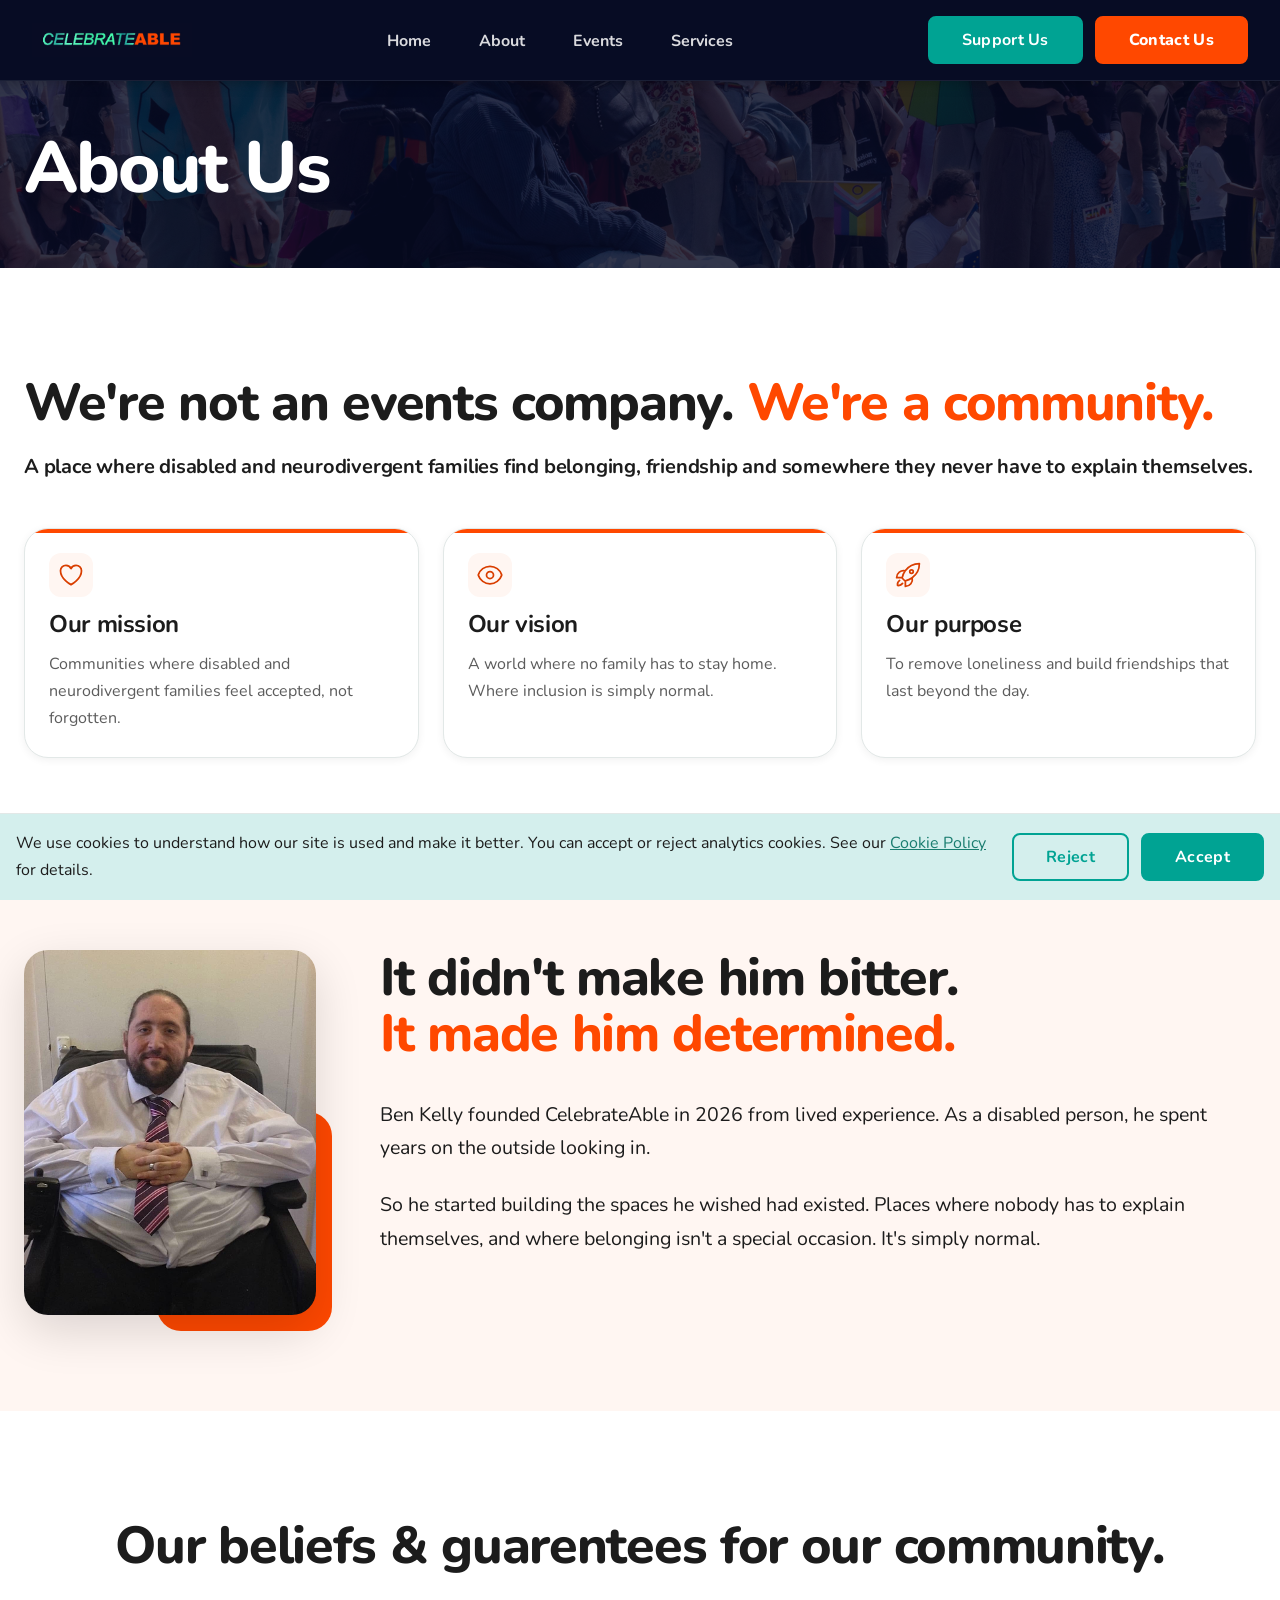
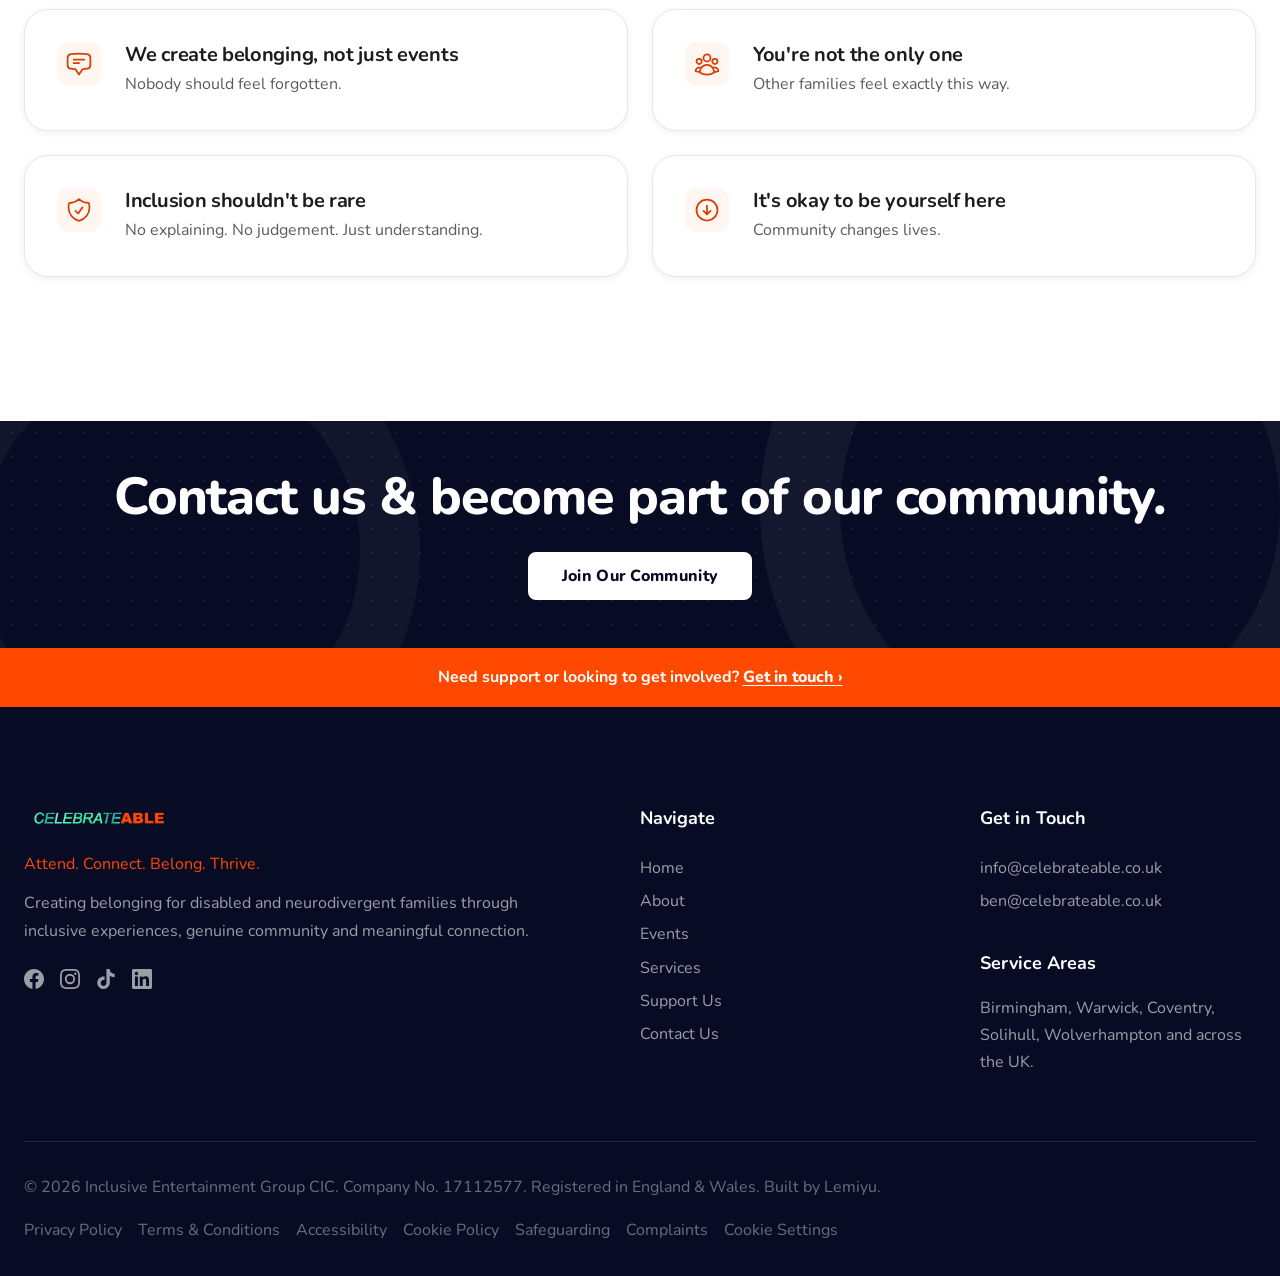
<file: about.html>
<!DOCTYPE html>
<html lang="en">
<head>
  <meta charset="UTF-8">
  <meta name="viewport" content="width=device-width, initial-scale=1.0">




  <title>About — CelebrateAble</title>
  <meta name="description" content="CelebrateAble was founded by Ben Kelly from lived experience, to create belonging for disabled and neurodivergent families.">
  <meta name="robots" content="index, follow">
  <link rel="canonical" href="https://celebrateable.co.uk/about.html">
  <meta property="og:title" content="About — CelebrateAble">
  <meta property="og:description" content="Founded from lived experience to create belonging for disabled and neurodivergent families.">
  <meta property="og:image" content="https://celebrateable.co.uk/assets/images/og-image.jpg">
  <meta property="og:image:width" content="1200">
  <meta property="og:image:height" content="630">
  <meta property="og:url" content="https://celebrateable.co.uk/about.html">
  <meta property="og:type" content="website">

  <link rel="icon" type="image/webp" href="../assets/images/celebrateable-favicon.webp">
  <link rel="apple-touch-icon" href="../assets/images/celebrateable-favicon.webp">
  <link rel="preconnect" href="https://fonts.googleapis.com">
  <link rel="preconnect" href="https://fonts.gstatic.com" crossorigin>
  <link href="https://fonts.googleapis.com/css2?family=Nunito:wght@400;600;700;800&display=swap" rel="stylesheet">
  <link rel="stylesheet" href="../assets/css/base.css">
</head>
<body>

  <!-- NAV -->
  <header>
    <nav class="lmy-nav" aria-label="Main navigation" id="main-nav">
      <div class="lmy-nav__inner">
        <a href="../index.html" class="lmy-nav__logo" aria-label="CelebrateAble home">
          <img src="../assets/images/celebrateable-logo.webp" alt="CelebrateAble" width="200" height="34">
        </a>
        <ul class="lmy-nav__links" id="nav-links" role="list">
          <li><a href="../index.html">Home</a></li>
          <li><a href="about.html">About</a></li>
          <li><a href="events.html">Events</a></li>
          <li><a href="services.html">Services</a></li>
          <!-- Signpost is hidden for now 
          <li><a href="signposting.html">Get Support</a></li>
          -->
        </ul>
        <div class="lmy-nav__cta">
          <a href="support.html" class="lmy-button lmy-button--primary">Support Us</a>
          <a href="contact.html" class="lmy-button lmy-button--accent">Contact Us</a>
        </div>
        <button class="lmy-nav__toggle" id="nav-toggle" aria-expanded="false" aria-controls="mobile-menu" aria-label="Open navigation menu" type="button">
          <span></span><span></span><span></span>
        </button>
      </div>
      <div class="lmy-nav__mobile-menu" id="mobile-menu" role="navigation" aria-label="Mobile navigation">
        <a href="../index.html">Home</a>
        <a href="about.html">About</a>
        <a href="events.html">Events</a>
        <a href="services.html">Services</a>
        <!-- Signpost is hidden for now 
        <a href="signposting.html">Get Support</a>
        -->
        <div class="lmy-nav__mobile-cta">
          <a href="support.html" class="lmy-button lmy-button--secondary">Support Us</a>
          <a href="contact.html" class="lmy-button lmy-button--accent">Contact Us</a>
        </div>
      </div>
    </nav>
  </header>

  <main>

    <!-- ===== PAGE HEADER — compact dark band ===== -->
    <section class="lmy-page-header" aria-labelledby="hero-heading">
      <div class="lmy-container">
        <h1 id="hero-heading">About Us</h1>
      </div>
    </section>



    <!-- ===== WHO WE ARE — white opener ===== -->
    <section class="lmy-section-bottom-half" aria-labelledby="whoweare-heading">
      <div class="lmy-container">
        <div class="lmy-text-left lmy-fade-in">
          <h2 id="whoweare-heading">We're not an events company. <em class="lmy__heading-highlight">We're a community.</em></h2>
          <h4>A place where disabled and neurodivergent families find belonging, friendship and somewhere they never have to explain themselves.</h4>
        </div>
      </div>
    </section>


    <!-- ===== MISSION / VISION / PURPOSE — white ===== -->
    <section class="lmy-section-top-half" aria-labelledby="mvp-heading">
      <div class="lmy-container">
        <div class="lmy-grid">
          <div class="lmy-usp-tile lmy-fade-in">
            <div class="lmy-usp-tile__icon" aria-hidden="true"><svg xmlns="http://www.w3.org/2000/svg" fill="none" viewBox="0 0 24 24" stroke-width="1.5" stroke="currentColor"><path stroke-linecap="round" stroke-linejoin="round" d="M21 8.25c0-2.485-2.099-4.5-4.688-4.5-1.935 0-3.597 1.126-4.312 2.733-.715-1.607-2.377-2.733-4.313-2.733C5.1 3.75 3 5.765 3 8.25c0 7.22 9 12 9 12s9-4.78 9-12z"/></svg></div>
            <h3>Our mission</h3>
            <p class="lmy-text-secondary">Communities where disabled and neurodivergent families feel accepted, not forgotten.</p>
          </div>
          <div class="lmy-usp-tile lmy-fade-in">
            <div class="lmy-usp-tile__icon" aria-hidden="true"><svg xmlns="http://www.w3.org/2000/svg" fill="none" viewBox="0 0 24 24" stroke-width="1.5" stroke="currentColor"><path stroke-linecap="round" stroke-linejoin="round" d="M2.036 12.322a1.012 1.012 0 010-.639C3.423 7.51 7.36 4.5 12 4.5c4.638 0 8.573 3.007 9.963 7.178.07.207.07.431 0 .639C20.577 16.49 16.64 19.5 12 19.5c-4.638 0-8.573-3.007-9.963-7.178z"/><path stroke-linecap="round" stroke-linejoin="round" d="M15 12a3 3 0 11-6 0 3 3 0 016 0z"/></svg></div>
            <h3>Our vision</h3>
            <p class="lmy-text-secondary">A world where no family has to stay home. Where inclusion is simply normal.</p>
          </div>
          <div class="lmy-usp-tile lmy-fade-in">
            <div class="lmy-usp-tile__icon" aria-hidden="true"><svg xmlns="http://www.w3.org/2000/svg" fill="none" viewBox="0 0 24 24" stroke-width="1.5" stroke="currentColor"><path stroke-linecap="round" stroke-linejoin="round" d="M15.59 14.37a6 6 0 01-5.84 7.38v-4.8m5.84-2.58a14.98 14.98 0 006.16-12.12A14.98 14.98 0 009.631 8.41m5.96 5.96a14.926 14.926 0 01-5.841 2.58m-.119-8.54a6 6 0 00-7.381 5.84h4.8m2.581-5.84a14.927 14.927 0 00-2.58 5.84m2.699 2.7c-.103.021-.207.041-.311.06a15.09 15.09 0 01-2.448-2.448 14.9 14.9 0 01.06-.312m-2.24 2.39a4.493 4.493 0 00-1.757 4.306 4.493 4.493 0 004.306-1.758M16.5 9a1.5 1.5 0 11-3 0 1.5 1.5 0 013 0z"/></svg></div>
            <h3>Our purpose</h3>
            <p class="lmy-text-secondary">To remove loneliness and build friendships that last beyond the day.</p>
          </div>
        </div>
      </div>
    </section>





    <!-- ===== BEN'S STORY — light teal ===== -->
    <section class="lmy-section lmy-section--alt-orange" aria-labelledby="story-heading">
      <div class="lmy-container">
        <div class="lmy-story-split">
          <div class="lmy-story__media lmy-fade-in">
            <img src="../assets/images/benkelly.webp" alt="Ben Kelly, founder of CelebrateAble" class="lmy-story__img" loading="lazy">
          </div>
          <div class="lmy-stack lmy-fade-in">
            <h2 class="lmy-story__heading" id="story-heading">It didn't make him bitter.<br><em class="lmy__heading-highlight">It made him determined.</em></h2>
            <p>Ben Kelly founded CelebrateAble in 2026 from lived experience. As a disabled person, he spent years on the outside looking in.</p>
            <p>So he started building the spaces he wished had existed. Places where nobody has to explain themselves, and where belonging isn't a special occasion. It's simply normal.</p>
          </div>
        </div>
      </div>
    </section>






    <!-- ===== THE THINGS WE HOLD TO BE TRUE — light teal ===== -->
    <section class="lmy-section" aria-labelledby="believe-heading">
      <div class="lmy-container">
        <div class="lmy-section-header lmy-text-center lmy-fade-in">
          <h2 id="believe-heading">Our beliefs & guarentees for our community.</h2>
        </div>
        <div class="lmy-beliefs lmy-fade-in">
          <div class="lmy-belief">
            <div class="lmy-belief__mark" aria-hidden="true"><svg xmlns="http://www.w3.org/2000/svg" fill="none" viewBox="0 0 24 24" stroke-width="1.5" stroke="currentColor"><path stroke-linecap="round" stroke-linejoin="round" d="M7.5 8.25h9m-9 3H12m-9.75 1.51c0 1.6 1.123 2.994 2.707 3.227 1.129.166 2.27.293 3.423.379.35.026.67.21.865.501L12 21l2.755-4.133a1.14 1.14 0 01.865-.501 48.172 48.172 0 003.423-.379c1.584-.233 2.707-1.626 2.707-3.228V6.741c0-1.602-1.123-2.995-2.707-3.228A48.394 48.394 0 0012 3c-2.392 0-4.744.175-7.043.513C3.373 3.746 2.25 5.14 2.25 6.741v6.018z"/></svg></div>
            <div class="lmy-belief__text">
              <h3>We create belonging, not just events</h3>
              <p>Nobody should feel forgotten.</p>
            </div>
          </div>
          <div class="lmy-belief">
            <div class="lmy-belief__mark" aria-hidden="true"><svg xmlns="http://www.w3.org/2000/svg" fill="none" viewBox="0 0 24 24" stroke-width="1.5" stroke="currentColor"><path stroke-linecap="round" stroke-linejoin="round" d="M18 18.72a9.094 9.094 0 003.741-.479 3 3 0 00-4.682-2.72m.94 3.198l.001.031c0 .225-.012.447-.037.666A11.944 11.944 0 0112 21c-2.17 0-4.207-.576-5.963-1.584A6.062 6.062 0 016 18.719m12 0a5.971 5.971 0 00-.941-3.197m0 0A5.995 5.995 0 0012 12.75a5.995 5.995 0 00-5.058 2.772m0 0a3 3 0 00-4.681 2.72 8.986 8.986 0 003.74.477m.94-3.197a5.971 5.971 0 00-.94 3.197M15 6.75a3 3 0 11-6 0 3 3 0 016 0zm6 3a2.25 2.25 0 11-4.5 0 2.25 2.25 0 014.5 0zm-13.5 0a2.25 2.25 0 11-4.5 0 2.25 2.25 0 014.5 0z"/></svg></div>
            <div class="lmy-belief__text">
              <h3>You're not the only one</h3>
              <p>Other families feel exactly this way.</p>
            </div>
          </div>
          <div class="lmy-belief">
            <div class="lmy-belief__mark" aria-hidden="true"><svg xmlns="http://www.w3.org/2000/svg" fill="none" viewBox="0 0 24 24" stroke-width="1.5" stroke="currentColor"><path stroke-linecap="round" stroke-linejoin="round" d="M9 12.75L11.25 15 15 9.75m-3-7.036A11.959 11.959 0 013.598 6 11.99 11.99 0 003 9.749c0 5.592 3.824 10.29 9 11.623 5.176-1.332 9-6.03 9-11.622 0-1.31-.21-2.571-.598-3.751h-.152c-3.196 0-6.1-1.248-8.25-3.285z"/></svg></div>
            <div class="lmy-belief__text">
              <h3>Inclusion shouldn't be rare</h3>
              <p>No explaining. No judgement. Just understanding.</p>
            </div>
          </div>
          <div class="lmy-belief">
            <div class="lmy-belief__mark" aria-hidden="true"><svg xmlns="http://www.w3.org/2000/svg" fill="none" viewBox="0 0 24 24" stroke-width="1.5" stroke="currentColor"><path stroke-linecap="round" stroke-linejoin="round" d="M9 12.75l3 3m0 0l3-3m-3 3v-7.5M21 12a9 9 0 11-18 0 9 9 0 0118 0z"/></svg></div>
            <div class="lmy-belief__text">
              <h3>It's okay to be yourself here</h3>
              <p>Community changes lives.</p>
            </div>
          </div>
        </div>
      </div>
    </section>



        <div class="lmy-spacer" aria-hidden="true"></div>




  </main>


        <!-- ===== COMMUNITY CTA — bold navy ===== -->
    <section class="lmy-section--blue lmy-section--blue-thin lmy-community-section" aria-labelledby="community-heading">
      <div class="lmy-community-ring" aria-hidden="true"></div>
      <div class="lmy-container">
        <div class="lmy-community-inner lmy-fade-in">
          <h2 id="community-heading">Contact us & become part of our community.</h2>
          <a href="contact.html" class="lmy-button lmy-button--blue">Join Our Community</a>
        </div>
      </div>
    </section>



  <!-- ORANGE CTA BAR -->
  <div class="lmy-cta-bar" role="complementary" aria-label="Quick support link">
    <div class="lmy-cta-bar__inner">
      <p>Need support or looking to get involved? <a href="contact.html">Get in touch &rsaquo;</a></p>
    </div>
  </div>

<!-- FOOTER -->
  <footer class="lmy-footer" aria-label="Site footer">
    <div class="lmy-container">
      <div class="lmy-footer__inner">
        <div class="lmy-footer__brand">
          <img src="../assets/images/celebrateable-logo.webp" alt="CelebrateAble" class="lmy-footer__logo" width="200" height="32">
          <p style="color: var(--lmy-color-brand-accent);">Attend. Connect. Belong. Thrive.</p>
          <p>Creating belonging for disabled and neurodivergent families through inclusive experiences, genuine community and meaningful connection.</p>
          <div class="lmy-footer__social" aria-label="Social media links">
            <a href="https://facebook.com/profile.php?id=61583597405383" aria-label="Facebook" rel="noopener noreferrer" target="_blank"><svg xmlns="http://www.w3.org/2000/svg" width="20" height="20" fill="currentColor" viewBox="0 0 24 24" aria-hidden="true"><path d="M24 12.073c0-6.627-5.373-12-12-12s-12 5.373-12 12c0 5.99 4.388 10.954 10.125 11.854v-8.385H7.078v-3.47h3.047V9.43c0-3.007 1.792-4.669 4.533-4.669 1.312 0 2.686.235 2.686.235v2.953H15.83c-1.491 0-1.956.925-1.956 1.874v2.25h3.328l-.532 3.47h-2.796v8.385C19.612 23.027 24 18.062 24 12.073z"/></svg></a>
            <a href="https://instagram.com/CelebrateAbleUK" aria-label="Instagram" rel="noopener noreferrer" target="_blank"><svg xmlns="http://www.w3.org/2000/svg" width="20" height="20" fill="currentColor" viewBox="0 0 24 24" aria-hidden="true"><path d="M12 2.163c3.204 0 3.584.012 4.85.07 3.252.148 4.771 1.691 4.919 4.919.058 1.265.069 1.645.069 4.849 0 3.205-.012 3.584-.069 4.849-.149 3.225-1.664 4.771-4.919 4.919-1.266.058-1.644.07-4.85.07-3.204 0-3.584-.012-4.849-.07-3.26-.149-4.771-1.699-4.919-4.92-.058-1.265-.07-1.644-.07-4.849 0-3.204.013-3.583.07-4.849.149-3.227 1.664-4.771 4.919-4.919 1.266-.057 1.645-.069 4.849-.069zM12 0C8.741 0 8.333.014 7.053.072 2.695.272.273 2.69.073 7.052.014 8.333 0 8.741 0 12c0 3.259.014 3.668.072 4.948.2 4.358 2.618 6.78 6.98 6.98C8.333 23.986 8.741 24 12 24c3.259 0 3.668-.014 4.948-.072 4.354-.2 6.782-2.618 6.979-6.98.059-1.28.073-1.689.073-4.948 0-3.259-.014-3.667-.072-4.947-.196-4.354-2.617-6.78-6.979-6.98C15.668.014 15.259 0 12 0zm0 5.838a6.162 6.162 0 100 12.324 6.162 6.162 0 000-12.324zM12 16a4 4 0 110-8 4 4 0 010 8zm6.406-11.845a1.44 1.44 0 100 2.881 1.44 1.44 0 000-2.881z"/></svg></a>
            <a href="https://tiktok.com/@celebrateableuk" aria-label="TikTok" rel="noopener noreferrer" target="_blank"><svg xmlns="http://www.w3.org/2000/svg" width="20" height="20" fill="currentColor" viewBox="0 0 24 24" aria-hidden="true"><path d="M12.525.02c1.31-.02 2.61-.01 3.91-.02.08 1.53.63 3.09 1.75 4.17 1.12 1.11 2.7 1.62 4.24 1.79v4.03c-1.44-.05-2.89-.35-4.2-.97-.57-.26-1.1-.59-1.62-.93-.01 2.92.01 5.84-.02 8.75-.08 1.4-.54 2.79-1.35 3.94-1.31 1.92-3.58 3.17-5.91 3.21-1.43.08-2.86-.31-4.08-1.03-2.02-1.19-3.44-3.37-3.65-5.71-.02-.5-.03-1-.01-1.49.18-1.9 1.12-3.72 2.58-4.96 1.66-1.44 3.98-2.13 6.15-1.72.02 1.48-.04 2.96-.04 4.44-.99-.32-2.15-.23-3.02.37-.63.41-1.11 1.04-1.36 1.75-.21.51-.15 1.07-.14 1.61.24 1.64 1.82 3.02 3.5 2.87 1.12-.01 2.19-.66 2.77-1.61.19-.33.4-.67.41-1.06.1-1.79.06-3.57.07-5.36.01-4.03-.01-8.05.02-12.07z"/></svg></a>
            <a href="https://linkedin.com/company/celebrateableuk" aria-label="LinkedIn" rel="noopener noreferrer" target="_blank"><svg xmlns="http://www.w3.org/2000/svg" width="20" height="20" fill="currentColor" viewBox="0 0 24 24" aria-hidden="true"><path d="M20.447 20.452h-3.554v-5.569c0-1.328-.027-3.037-1.852-3.037-1.853 0-2.136 1.445-2.136 2.939v5.667H9.351V9h3.414v1.561h.046c.477-.9 1.637-1.85 3.37-1.85 3.601 0 4.267 2.37 4.267 5.455v6.286zM5.337 7.433a2.062 2.062 0 01-2.063-2.065 2.064 2.064 0 112.063 2.065zm1.782 13.019H3.555V9h3.564v11.452zM22.225 0H1.771C.792 0 0 .774 0 1.729v20.542C0 23.227.792 24 1.771 24h20.451C23.2 24 24 23.227 24 22.271V1.729C24 .774 23.2 0 22.222 0h.003z"/></svg></a>
          </div>
        </div>
        <div>
          <p class="lmy-footer__heading">Navigate</p>
          <ul class="lmy-footer__links">
            <li><a href="../index.html">Home</a></li>
            <li><a href="about.html">About</a></li>
            <li><a href="events.html">Events</a></li>
            <li><a href="services.html">Services</a></li>
            <li><a href="support.html">Support Us</a></li>
            <li><a href="contact.html">Contact Us</a></li>
            <!-- Signposting removed for now 
            <li><a href="signposting.html">Get Support</a></li>
            -->
          </ul>
        </div>
        <div>
          <p class="lmy-footer__heading">Get in Touch</p>
          <ul class="lmy-footer__links">
            <li><a href="mailto:info@celebrateable.co.uk">info@celebrateable.co.uk</a></li>
            <li><a href="mailto:ben@celebrateable.co.uk">ben@celebrateable.co.uk</a></li>
          </ul>
          <p class="lmy-footer__heading lmy-footer__heading--spaced">Service Areas</p>
          <p class="lmy-footer__note">Birmingham, Warwick, Coventry, Solihull, Wolverhampton and across the UK.</p>
        </div>
      </div>
      <div class="lmy-footer__bottom">
        <p>&copy; 2026 Inclusive Entertainment Group CIC. Company No. 17112577. Registered in England &amp; Wales. Built by <a href="https://www.lemiyu.com/" rel="noopener noreferrer" target="_blank">Lemiyu</a>.</p>
        <nav class="lmy-footer__legal" aria-label="Legal pages">
          <a href="privacy.html">Privacy Policy</a>
          <a href="terms.html">Terms &amp; Conditions</a>
          <a href="accessibility.html">Accessibility</a>
          <a href="cookies.html">Cookie Policy</a>
          <a href="safeguarding.html">Safeguarding</a>
          <a href="complaints.html">Complaints</a>
          <a href="#" id="cookie-settings-link">Cookie Settings</a>
        </nav>
      </div>
    </div>
  </footer>

  <script src="../assets/js/nav.js" type="module"></script>
  <script src="../assets/js/animations.js" type="module"></script>
  <script src="../assets/js/main.js" type="module"></script>
  <script src="../assets/js/cookies.js" type="module"></script>

<!-- COOKIE CONSENT BANNER -->
<div class="lmy-cookie-banner" id="cookie-banner" role="dialog" aria-live="polite" aria-label="Cookie consent" hidden>
  <div class="lmy-cookie-banner__inner">
    <p class="lmy-cookie-banner__text">
      We use cookies to understand how our site is used and make it better. You can accept or reject analytics cookies. See our <a href="cookies.html">Cookie Policy</a> for details.
    </p>
    <div class="lmy-cookie-banner__actions">
      <button type="button" class="lmy-button lmy-button--secondary" id="cookie-reject">Reject</button>
      <button type="button" class="lmy-button lmy-button--primary" id="cookie-accept">Accept</button>
    </div>
  </div>
</div>

</body>
</html>
</file>
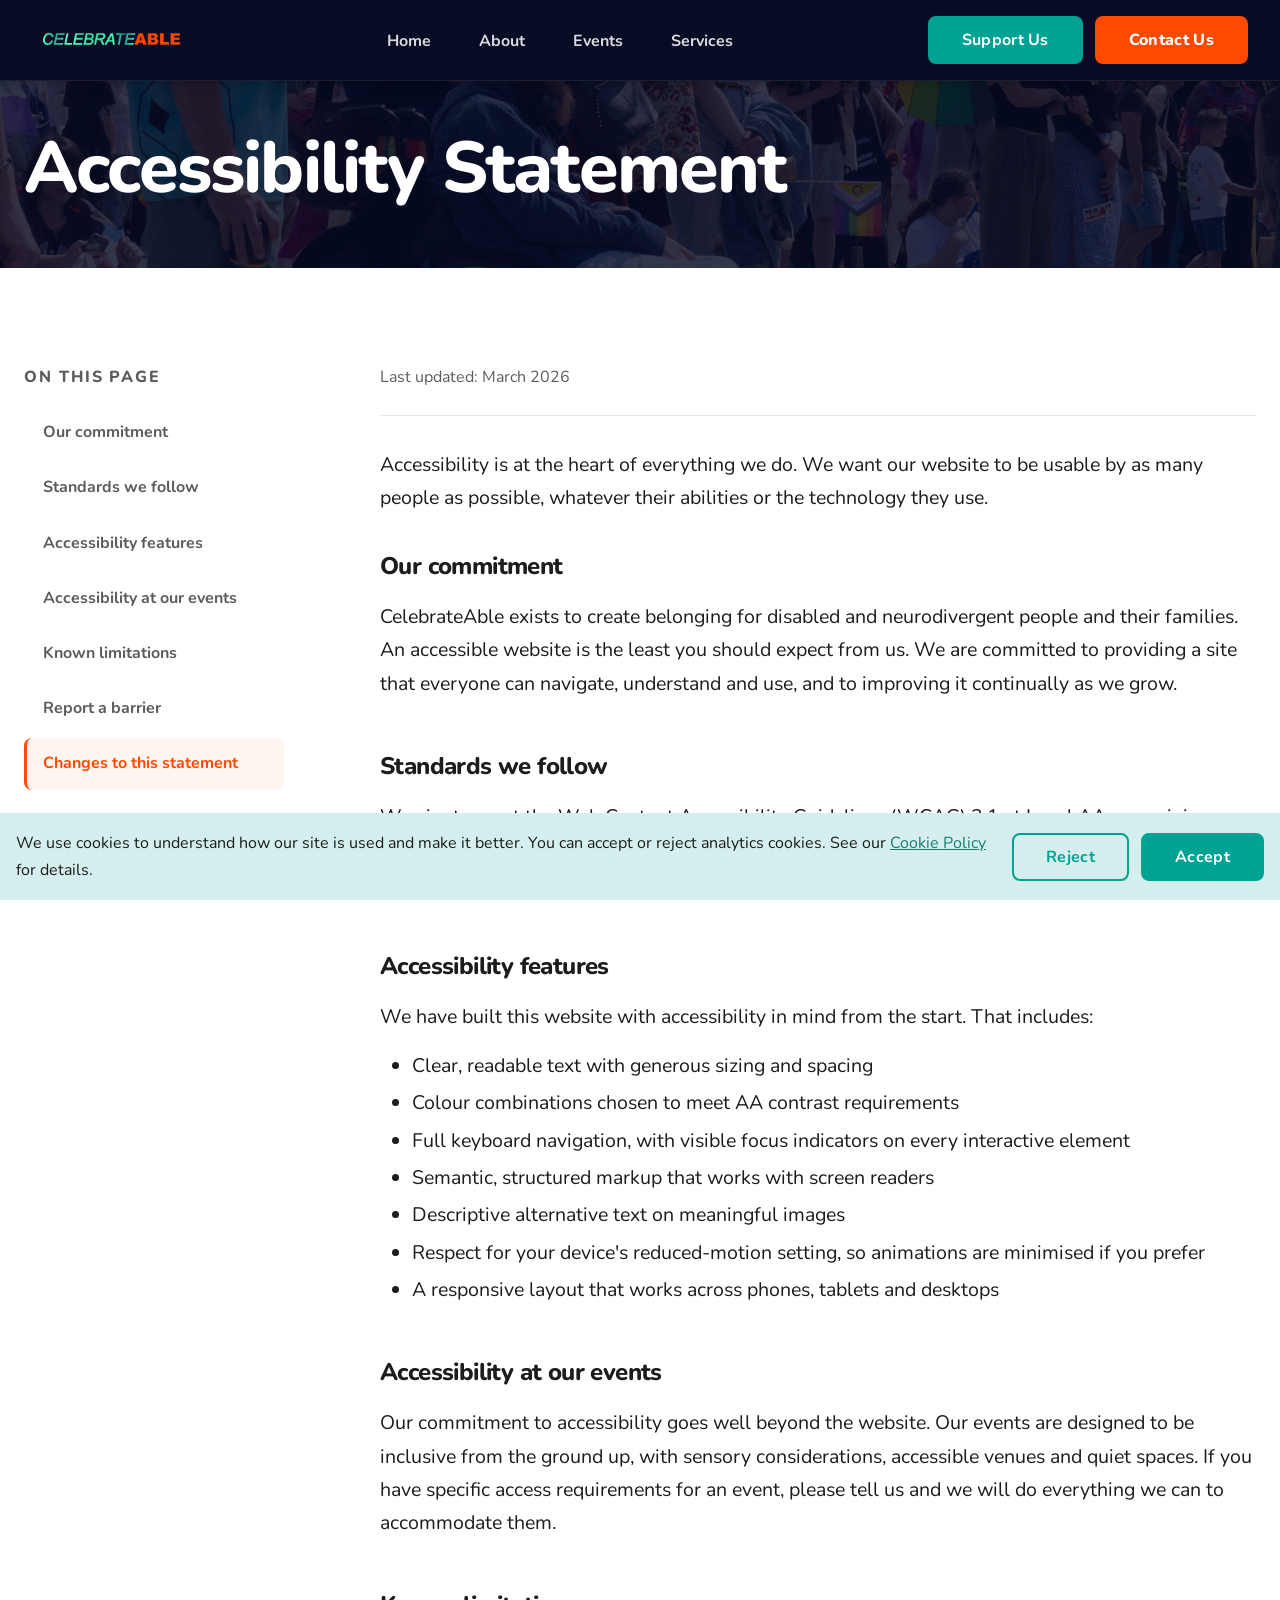
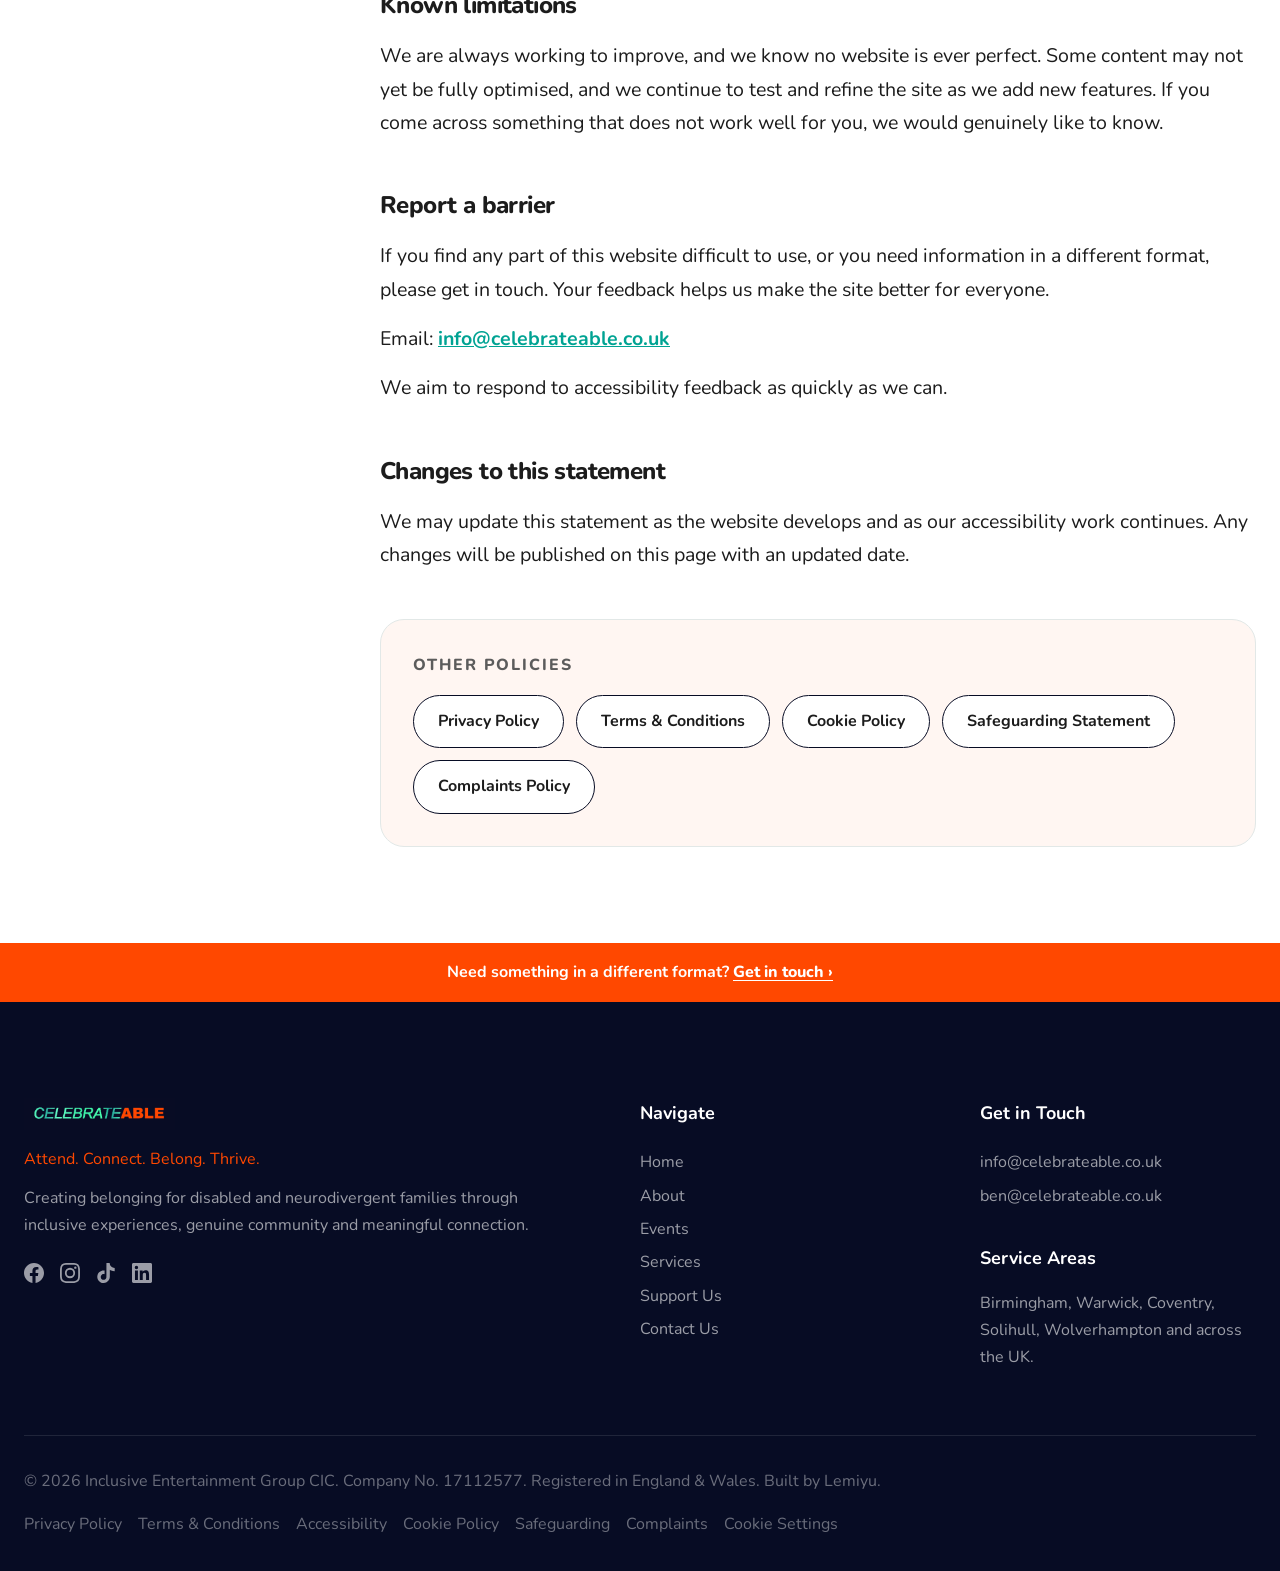
<file: accessibility.html>
<!DOCTYPE html>
<html lang="en">
<head>
  <meta charset="UTF-8">
  <meta name="viewport" content="width=device-width, initial-scale=1.0">




  <title>Accessibility Statement — CelebrateAble</title>
  <meta name="description" content="CelebrateAble's commitment to an accessible website for everyone, our standards, known limitations, and how to report an accessibility barrier.">
  <meta name="robots" content="index, follow">
  <link rel="canonical" href="https://celebrateable.co.uk/accessibility.html">
  <meta property="og:title" content="Accessibility Statement — CelebrateAble">
  <meta property="og:description" content="Our commitment to an accessible website for everyone.">
  <meta property="og:image" content="https://celebrateable.co.uk/assets/images/og-image.jpg">
  <meta property="og:image:width" content="1200">
  <meta property="og:image:height" content="630">
  <meta property="og:url" content="https://celebrateable.co.uk/accessibility.html">
  <meta property="og:type" content="website">
  <link rel="icon" type="image/webp" href="../assets/images/celebrateable-favicon.webp">
  <link rel="apple-touch-icon" href="../assets/images/celebrateable-favicon.webp">
  <link rel="preconnect" href="https://fonts.googleapis.com">
  <link rel="preconnect" href="https://fonts.gstatic.com" crossorigin>
  <link href="https://fonts.googleapis.com/css2?family=Nunito:wght@400;600;700;800&display=swap" rel="stylesheet">
  <link rel="stylesheet" href="../assets/css/base.css">
</head>
<body>

  <!-- NAV -->
  <header>
    <nav class="lmy-nav" aria-label="Main navigation" id="main-nav">
      <div class="lmy-nav__inner">
        <a href="../index.html" class="lmy-nav__logo" aria-label="CelebrateAble home">
          <img src="../assets/images/celebrateable-logo.webp" alt="CelebrateAble" width="200" height="34">
        </a>
        <ul class="lmy-nav__links" id="nav-links" role="list">
          <li><a href="../index.html">Home</a></li>
          <li><a href="about.html">About</a></li>
          <li><a href="events.html">Events</a></li>
          <li><a href="services.html">Services</a></li>
          <!-- Signpost is hidden for now 
          <li><a href="signposting.html">Get Support</a></li>
          -->
        </ul>
        <div class="lmy-nav__cta">
          <a href="support.html" class="lmy-button lmy-button--primary">Support Us</a>
          <a href="contact.html" class="lmy-button lmy-button--accent">Contact Us</a>
        </div>
        <button class="lmy-nav__toggle" id="nav-toggle" aria-expanded="false" aria-controls="mobile-menu" aria-label="Open navigation menu" type="button">
          <span></span><span></span><span></span>
        </button>
      </div>
      <div class="lmy-nav__mobile-menu" id="mobile-menu" role="navigation" aria-label="Mobile navigation">
        <a href="../index.html">Home</a>
        <a href="about.html">About</a>
        <a href="events.html">Events</a>
        <a href="services.html">Services</a>
        <!-- Signpost is hidden for now 
        <a href="signposting.html">Get Support</a>
        -->
        <div class="lmy-nav__mobile-cta">
          <a href="support.html" class="lmy-button lmy-button--secondary">Support Us</a>
          <a href="contact.html" class="lmy-button lmy-button--accent">Contact Us</a>
        </div>
      </div>
    </nav>
  </header>

  <main>

    <!-- ===== PAGE HEADER — compact dark band ===== -->
    <section class="lmy-page-header" aria-labelledby="hero-heading">
      <div class="lmy-container">
        <h1 id="hero-heading">Accessibility Statement</h1>
      </div>
    </section>


    <!-- ===== LEGAL CONTENT — white ===== -->
    <section class="lmy-section" aria-label="Accessibility statement content">
      <div class="lmy-container">
        <div class="lmy-legal-layout">

          <!-- Jump nav -->
          <nav class="lmy-legal-nav" id="legal-nav" aria-label="On this page">
            <p class="lmy-legal-nav__label">On this page</p>
            <ul role="list">
              <li><a href="#commitment">Our commitment</a></li>
              <li><a href="#standards">Standards we follow</a></li>
              <li><a href="#features">Accessibility features</a></li>
              <li><a href="#events">Accessibility at our events</a></li>
              <li><a href="#limitations">Known limitations</a></li>
              <li><a href="#feedback">Report a barrier</a></li>
              <li><a href="#changes">Changes to this statement</a></li>
            </ul>
          </nav>

          <!-- Content -->
          <div class="lmy-legal">
            <p class="lmy-legal__meta">Last updated: March 2026</p>

            <p>Accessibility is at the heart of everything we do. We want our website to be usable by as many people as possible, whatever their abilities or the technology they use.<br><br></p>

            <section class="lmy-legal__section" id="commitment">
              <h2>Our commitment</h2>
              <p>CelebrateAble exists to create belonging for disabled and neurodivergent people and their families. An accessible website is the least you should expect from us. We are committed to providing a site that everyone can navigate, understand and use, and to improving it continually as we grow.</p>
            </section>

            <section class="lmy-legal__section" id="standards">
              <h2>Standards we follow</h2>
              <p>We aim to meet the Web Content Accessibility Guidelines (WCAG) 2.1 at Level AA as a minimum across all pages, and to go further where we can. These guidelines are the recognised international standard for making web content more accessible.</p>
            </section>

            <section class="lmy-legal__section" id="features">
              <h2>Accessibility features</h2>
              <p>We have built this website with accessibility in mind from the start. That includes:</p>
              <ul>
                <li>Clear, readable text with generous sizing and spacing</li>
                <li>Colour combinations chosen to meet AA contrast requirements</li>
                <li>Full keyboard navigation, with visible focus indicators on every interactive element</li>
                <li>Semantic, structured markup that works with screen readers</li>
                <li>Descriptive alternative text on meaningful images</li>
                <li>Respect for your device's reduced-motion setting, so animations are minimised if you prefer</li>
                <li>A responsive layout that works across phones, tablets and desktops</li>
              </ul>
            </section>

            <section class="lmy-legal__section" id="events">
              <h2>Accessibility at our events</h2>
              <p>Our commitment to accessibility goes well beyond the website. Our events are designed to be inclusive from the ground up, with sensory considerations, accessible venues and quiet spaces. If you have specific access requirements for an event, please tell us and we will do everything we can to accommodate them.</p>
            </section>

            <section class="lmy-legal__section" id="limitations">
              <h2>Known limitations</h2>
              <p>We are always working to improve, and we know no website is ever perfect. Some content may not yet be fully optimised, and we continue to test and refine the site as we add new features. If you come across something that does not work well for you, we would genuinely like to know.</p>
            </section>

            <section class="lmy-legal__section" id="feedback">
              <h2>Report a barrier</h2>
              <p>If you find any part of this website difficult to use, or you need information in a different format, please get in touch. Your feedback helps us make the site better for everyone.</p>
              <p>Email: <a href="mailto:info@celebrateable.co.uk">info@celebrateable.co.uk</a></p>
              <p>We aim to respond to accessibility feedback as quickly as we can.</p>
            </section>

            <section class="lmy-legal__section" id="changes">
              <h2>Changes to this statement</h2>
              <p>We may update this statement as the website develops and as our accessibility work continues. Any changes will be published on this page with an updated date.</p>
            </section>

            <!-- Other policies -->
            <div class="lmy-other-policies">
              <p class="lmy-other-policies__label">Other policies</p>
              <div class="lmy-other-policies__links">
                <a href="privacy.html">Privacy Policy</a>
                <a href="terms.html">Terms &amp; Conditions</a>
                <a href="cookies.html">Cookie Policy</a>
                <a href="safeguarding.html">Safeguarding Statement</a>
                <a href="complaints.html">Complaints Policy</a>
              </div>
            </div>

          </div>

        </div>
      </div>
    </section>


  </main>

  <!-- ORANGE CTA BAR -->
  <div class="lmy-cta-bar" role="complementary" aria-label="Quick contact link">
    <div class="lmy-cta-bar__inner">
      <p>Need something in a different format? <a href="contact.html">Get in touch &rsaquo;</a></p>
    </div>
  </div>

<!-- FOOTER -->
  <footer class="lmy-footer" aria-label="Site footer">
    <div class="lmy-container">
      <div class="lmy-footer__inner">
        <div class="lmy-footer__brand">
          <img src="../assets/images/celebrateable-logo.webp" alt="CelebrateAble" class="lmy-footer__logo" width="200" height="32">
          <p style="color: var(--lmy-color-brand-accent);">Attend. Connect. Belong. Thrive.</p>
          <p>Creating belonging for disabled and neurodivergent families through inclusive experiences, genuine community and meaningful connection.</p>
          <div class="lmy-footer__social" aria-label="Social media links">
            <a href="https://facebook.com/profile.php?id=61583597405383" aria-label="Facebook" rel="noopener noreferrer" target="_blank"><svg xmlns="http://www.w3.org/2000/svg" width="20" height="20" fill="currentColor" viewBox="0 0 24 24" aria-hidden="true"><path d="M24 12.073c0-6.627-5.373-12-12-12s-12 5.373-12 12c0 5.99 4.388 10.954 10.125 11.854v-8.385H7.078v-3.47h3.047V9.43c0-3.007 1.792-4.669 4.533-4.669 1.312 0 2.686.235 2.686.235v2.953H15.83c-1.491 0-1.956.925-1.956 1.874v2.25h3.328l-.532 3.47h-2.796v8.385C19.612 23.027 24 18.062 24 12.073z"/></svg></a>
            <a href="https://instagram.com/CelebrateAbleUK" aria-label="Instagram" rel="noopener noreferrer" target="_blank"><svg xmlns="http://www.w3.org/2000/svg" width="20" height="20" fill="currentColor" viewBox="0 0 24 24" aria-hidden="true"><path d="M12 2.163c3.204 0 3.584.012 4.85.07 3.252.148 4.771 1.691 4.919 4.919.058 1.265.069 1.645.069 4.849 0 3.205-.012 3.584-.069 4.849-.149 3.225-1.664 4.771-4.919 4.919-1.266.058-1.644.07-4.85.07-3.204 0-3.584-.012-4.849-.07-3.26-.149-4.771-1.699-4.919-4.92-.058-1.265-.07-1.644-.07-4.849 0-3.204.013-3.583.07-4.849.149-3.227 1.664-4.771 4.919-4.919 1.266-.057 1.645-.069 4.849-.069zM12 0C8.741 0 8.333.014 7.053.072 2.695.272.273 2.69.073 7.052.014 8.333 0 8.741 0 12c0 3.259.014 3.668.072 4.948.2 4.358 2.618 6.78 6.98 6.98C8.333 23.986 8.741 24 12 24c3.259 0 3.668-.014 4.948-.072 4.354-.2 6.782-2.618 6.979-6.98.059-1.28.073-1.689.073-4.948 0-3.259-.014-3.667-.072-4.947-.196-4.354-2.617-6.78-6.979-6.98C15.668.014 15.259 0 12 0zm0 5.838a6.162 6.162 0 100 12.324 6.162 6.162 0 000-12.324zM12 16a4 4 0 110-8 4 4 0 010 8zm6.406-11.845a1.44 1.44 0 100 2.881 1.44 1.44 0 000-2.881z"/></svg></a>
            <a href="https://tiktok.com/@celebrateableuk" aria-label="TikTok" rel="noopener noreferrer" target="_blank"><svg xmlns="http://www.w3.org/2000/svg" width="20" height="20" fill="currentColor" viewBox="0 0 24 24" aria-hidden="true"><path d="M12.525.02c1.31-.02 2.61-.01 3.91-.02.08 1.53.63 3.09 1.75 4.17 1.12 1.11 2.7 1.62 4.24 1.79v4.03c-1.44-.05-2.89-.35-4.2-.97-.57-.26-1.1-.59-1.62-.93-.01 2.92.01 5.84-.02 8.75-.08 1.4-.54 2.79-1.35 3.94-1.31 1.92-3.58 3.17-5.91 3.21-1.43.08-2.86-.31-4.08-1.03-2.02-1.19-3.44-3.37-3.65-5.71-.02-.5-.03-1-.01-1.49.18-1.9 1.12-3.72 2.58-4.96 1.66-1.44 3.98-2.13 6.15-1.72.02 1.48-.04 2.96-.04 4.44-.99-.32-2.15-.23-3.02.37-.63.41-1.11 1.04-1.36 1.75-.21.51-.15 1.07-.14 1.61.24 1.64 1.82 3.02 3.5 2.87 1.12-.01 2.19-.66 2.77-1.61.19-.33.4-.67.41-1.06.1-1.79.06-3.57.07-5.36.01-4.03-.01-8.05.02-12.07z"/></svg></a>
            <a href="https://linkedin.com/company/celebrateableuk" aria-label="LinkedIn" rel="noopener noreferrer" target="_blank"><svg xmlns="http://www.w3.org/2000/svg" width="20" height="20" fill="currentColor" viewBox="0 0 24 24" aria-hidden="true"><path d="M20.447 20.452h-3.554v-5.569c0-1.328-.027-3.037-1.852-3.037-1.853 0-2.136 1.445-2.136 2.939v5.667H9.351V9h3.414v1.561h.046c.477-.9 1.637-1.85 3.37-1.85 3.601 0 4.267 2.37 4.267 5.455v6.286zM5.337 7.433a2.062 2.062 0 01-2.063-2.065 2.064 2.064 0 112.063 2.065zm1.782 13.019H3.555V9h3.564v11.452zM22.225 0H1.771C.792 0 0 .774 0 1.729v20.542C0 23.227.792 24 1.771 24h20.451C23.2 24 24 23.227 24 22.271V1.729C24 .774 23.2 0 22.222 0h.003z"/></svg></a>
          </div>
        </div>
        <div>
          <p class="lmy-footer__heading">Navigate</p>
          <ul class="lmy-footer__links">
            <li><a href="../index.html">Home</a></li>
            <li><a href="about.html">About</a></li>
            <li><a href="events.html">Events</a></li>
            <li><a href="services.html">Services</a></li>
            <li><a href="support.html">Support Us</a></li>
            <li><a href="contact.html">Contact Us</a></li>
            <!-- Signposting removed for now 
            <li><a href="signposting.html">Get Support</a></li>
            -->
          </ul>
        </div>
        <div>
          <p class="lmy-footer__heading">Get in Touch</p>
          <ul class="lmy-footer__links">
            <li><a href="mailto:info@celebrateable.co.uk">info@celebrateable.co.uk</a></li>
            <li><a href="mailto:ben@celebrateable.co.uk">ben@celebrateable.co.uk</a></li>
          </ul>
          <p class="lmy-footer__heading lmy-footer__heading--spaced">Service Areas</p>
          <p class="lmy-footer__note">Birmingham, Warwick, Coventry, Solihull, Wolverhampton and across the UK.</p>
        </div>
      </div>
      <div class="lmy-footer__bottom">
        <p>&copy; 2026 Inclusive Entertainment Group CIC. Company No. 17112577. Registered in England &amp; Wales. Built by <a href="https://www.lemiyu.com/" rel="noopener noreferrer" target="_blank">Lemiyu</a>.</p>
        <nav class="lmy-footer__legal" aria-label="Legal pages">
          <a href="privacy.html">Privacy Policy</a>
          <a href="terms.html">Terms &amp; Conditions</a>
          <a href="accessibility.html">Accessibility</a>
          <a href="cookies.html">Cookie Policy</a>
          <a href="safeguarding.html">Safeguarding</a>
          <a href="complaints.html">Complaints</a>
          <a href="#" id="cookie-settings-link">Cookie Settings</a>
        </nav>
      </div>
    </div>
  </footer>

  <script src="../assets/js/nav.js" type="module"></script>
  <script src="../assets/js/animations.js" type="module"></script>
  <script src="../assets/js/main.js" type="module"></script>
  <script src="../assets/js/cookies.js" type="module"></script>

<!-- COOKIE CONSENT BANNER -->
<div class="lmy-cookie-banner" id="cookie-banner" role="dialog" aria-live="polite" aria-label="Cookie consent" hidden>
  <div class="lmy-cookie-banner__inner">
    <p class="lmy-cookie-banner__text">
      We use cookies to understand how our site is used and make it better. You can accept or reject analytics cookies. See our <a href="cookies.html">Cookie Policy</a> for details.
    </p>
    <div class="lmy-cookie-banner__actions">
      <button type="button" class="lmy-button lmy-button--secondary" id="cookie-reject">Reject</button>
      <button type="button" class="lmy-button lmy-button--primary" id="cookie-accept">Accept</button>
    </div>
  </div>
</div>

</body>
</html>
</file>
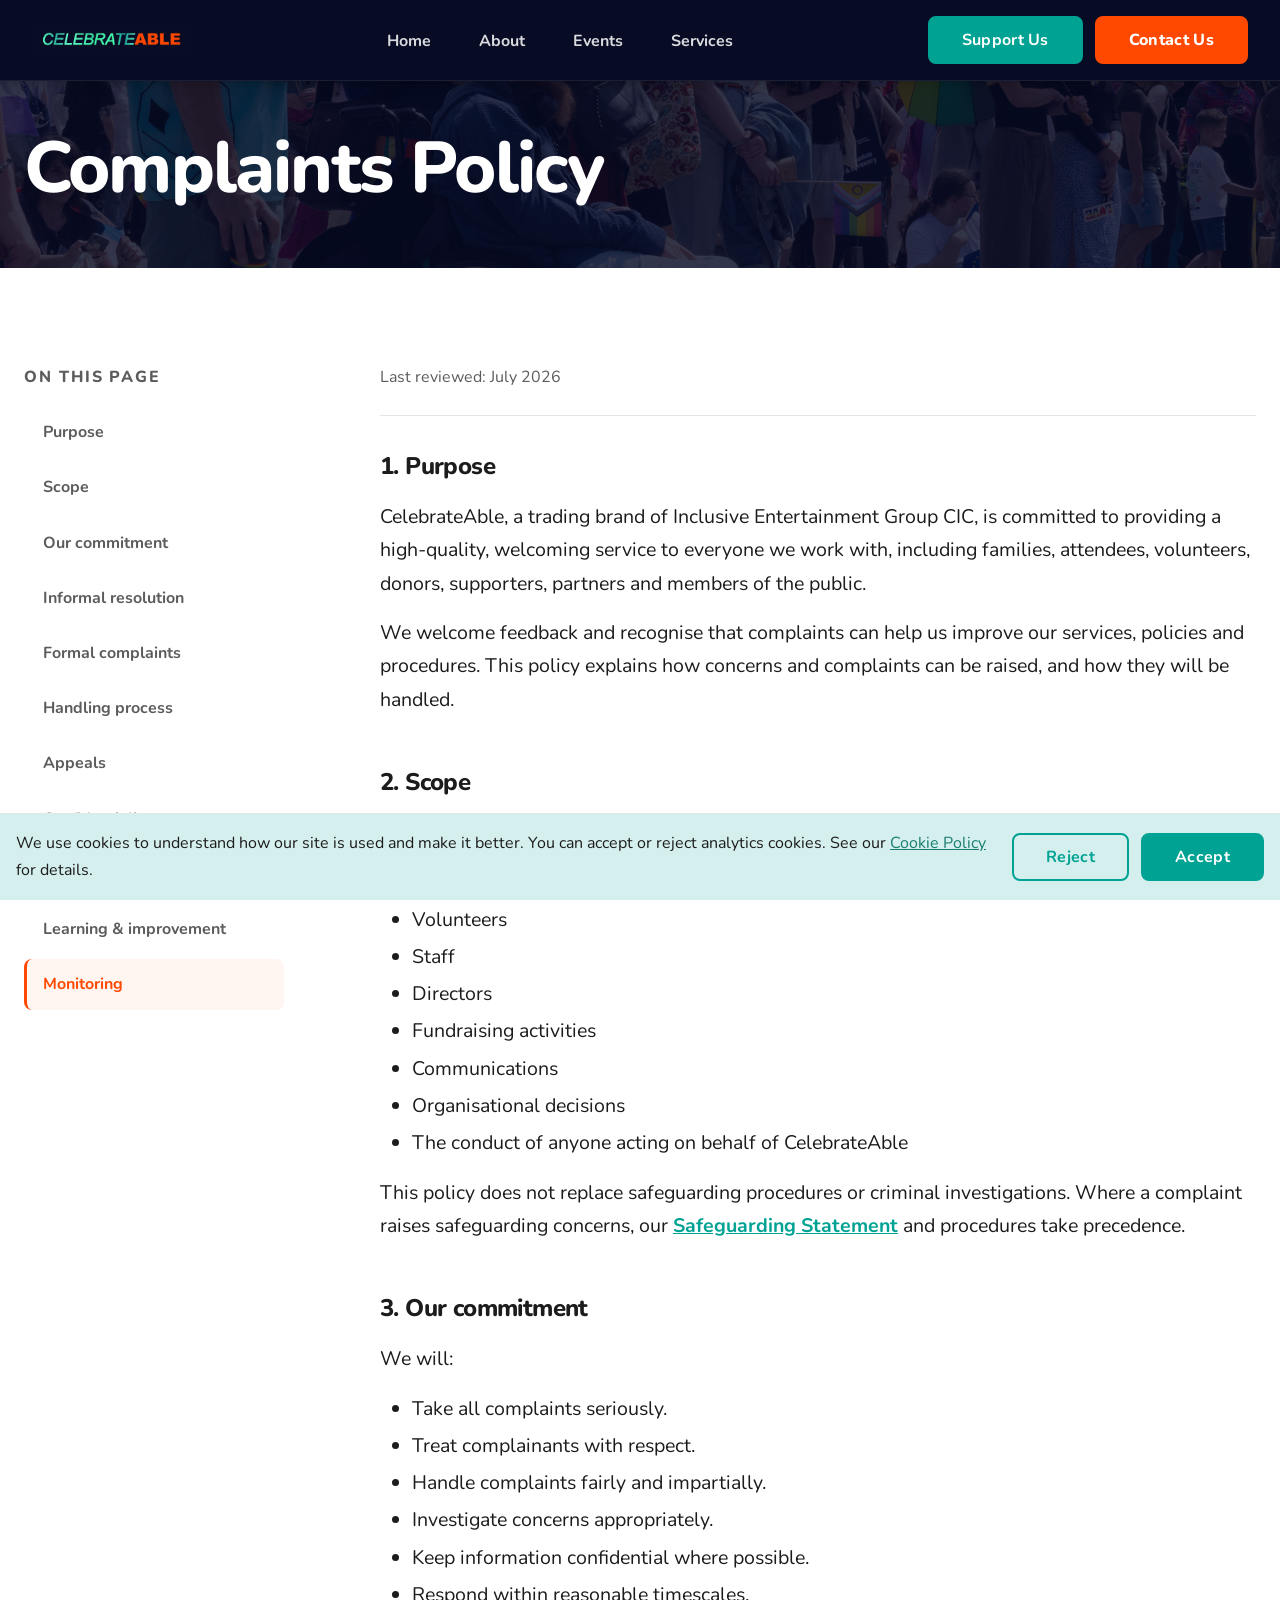
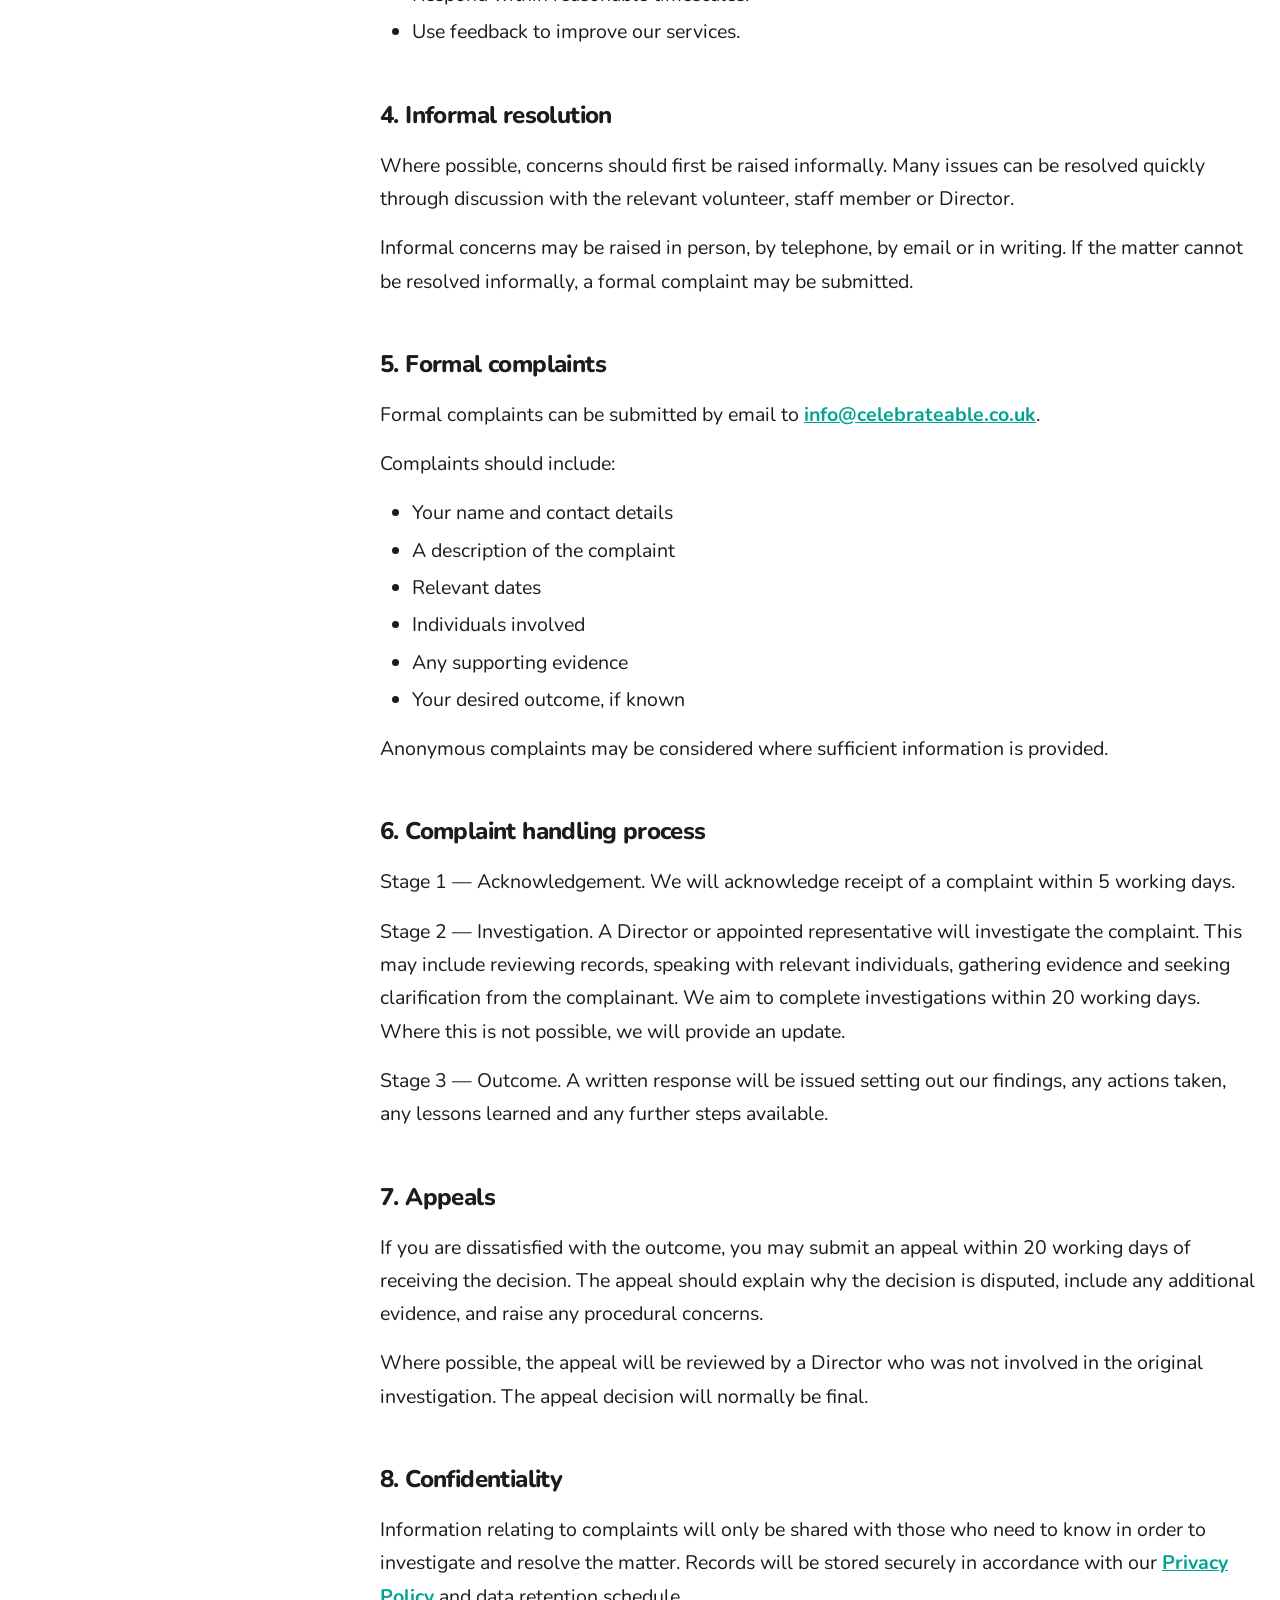
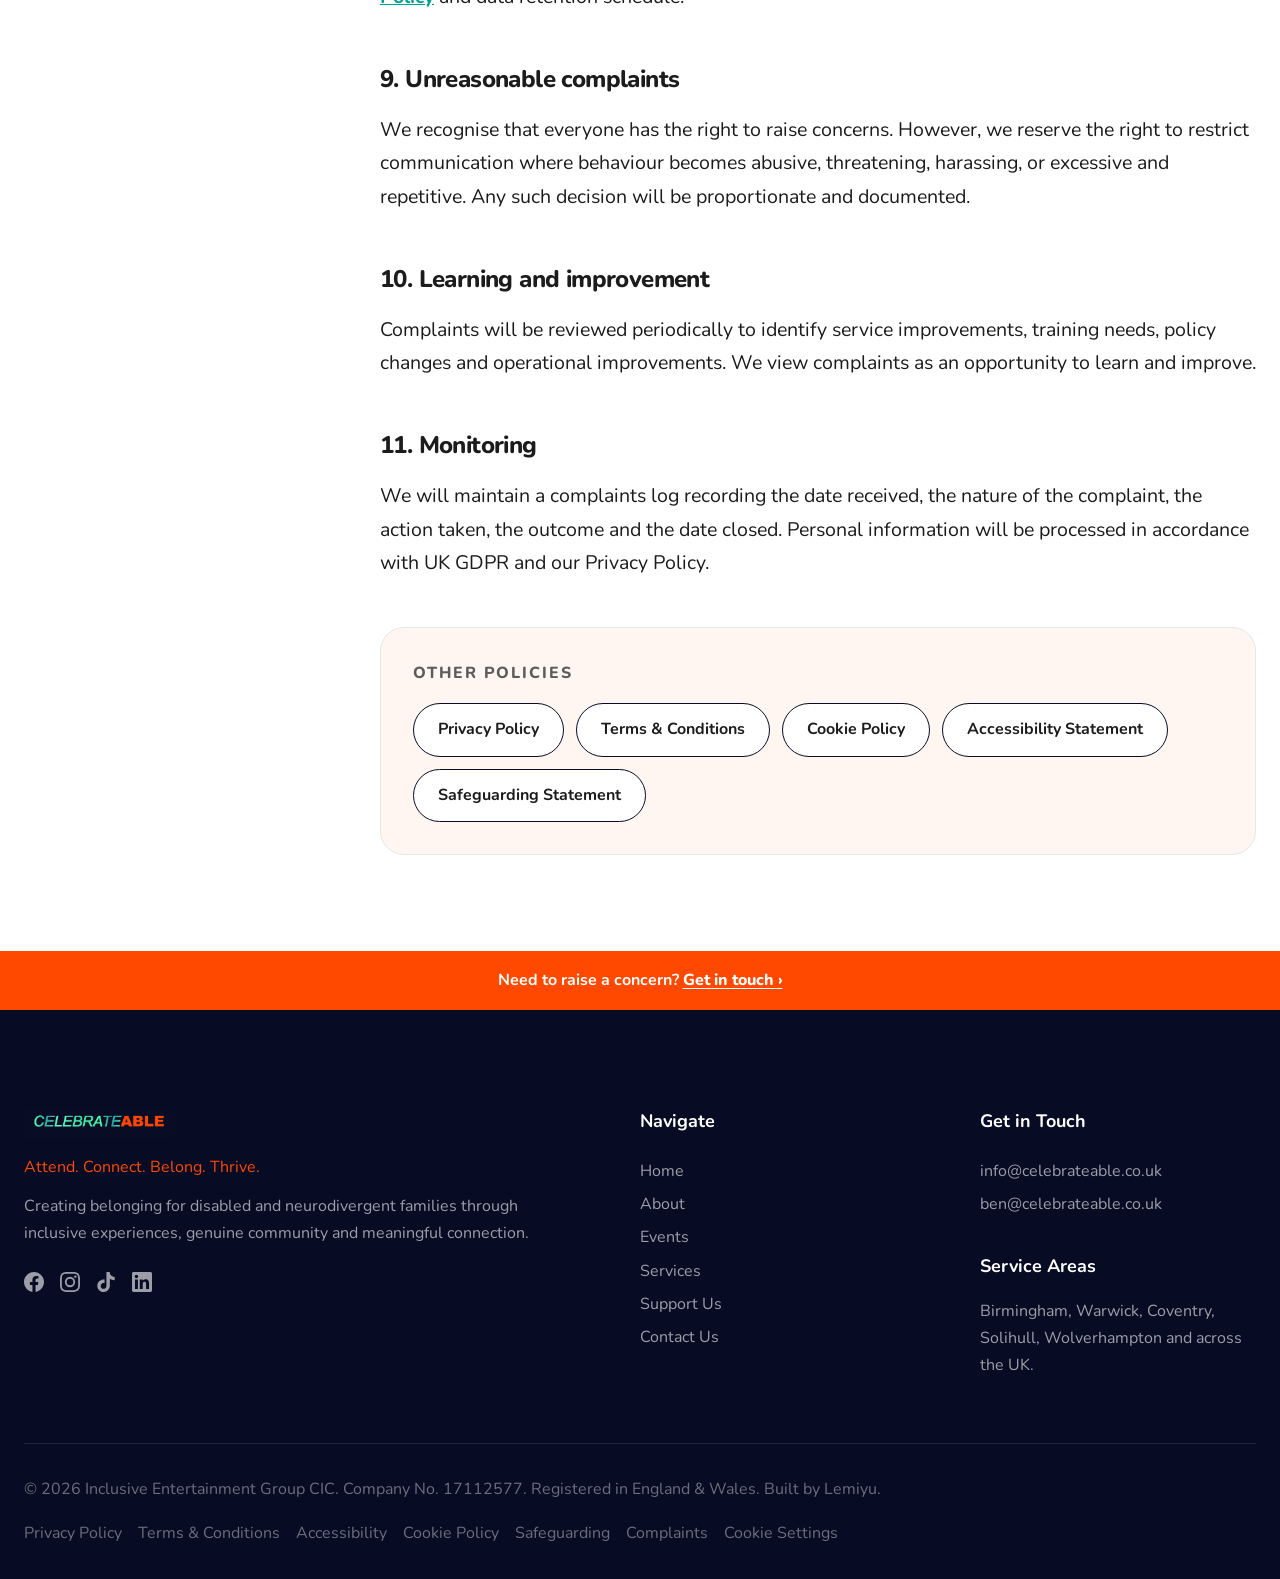
<file: complaints.html>
<!DOCTYPE html>
<html lang="en">
<head>
  <meta charset="UTF-8">
  <meta name="viewport" content="width=device-width, initial-scale=1.0">




  <title>Complaints Policy — CelebrateAble</title>
  <meta name="description" content="How to raise a concern or complaint with CelebrateAble, how we handle complaints, and how we use feedback to improve.">
  <meta name="robots" content="noindex, nofollow">
  <link rel="canonical" href="https://celebrateable.co.uk/complaints.html">
  <meta property="og:title" content="Complaints Policy — CelebrateAble">
  <meta property="og:description" content="How to raise a concern or complaint with us.">
  <meta property="og:image" content="https://celebrateable.co.uk/assets/images/og-image.jpg">
  <meta property="og:image:width" content="1200">
  <meta property="og:image:height" content="630">
  <meta property="og:url" content="https://celebrateable.co.uk/complaints.html">
  <meta property="og:type" content="website">
  <link rel="icon" type="image/webp" href="../assets/images/celebrateable-favicon.webp">
  <link rel="apple-touch-icon" href="../assets/images/celebrateable-favicon.webp">
  <link rel="preconnect" href="https://fonts.googleapis.com">
  <link rel="preconnect" href="https://fonts.gstatic.com" crossorigin>
  <link href="https://fonts.googleapis.com/css2?family=Nunito:wght@400;600;700;800&display=swap" rel="stylesheet">
  <link rel="stylesheet" href="../assets/css/base.css">
</head>
<body>

  <!-- NAV -->
  <header>
    <nav class="lmy-nav" aria-label="Main navigation" id="main-nav">
      <div class="lmy-nav__inner">
        <a href="../index.html" class="lmy-nav__logo" aria-label="CelebrateAble home">
          <img src="../assets/images/celebrateable-logo.webp" alt="CelebrateAble" width="200" height="34">
        </a>
        <ul class="lmy-nav__links" id="nav-links" role="list">
          <li><a href="../index.html">Home</a></li>
          <li><a href="about.html">About</a></li>
          <li><a href="events.html">Events</a></li>
          <li><a href="services.html">Services</a></li>
          <!-- Signpost is hidden for now 
          <li><a href="signposting.html">Get Support</a></li>
          -->
        </ul>
        <div class="lmy-nav__cta">
          <a href="support.html" class="lmy-button lmy-button--primary">Support Us</a>
          <a href="contact.html" class="lmy-button lmy-button--accent">Contact Us</a>
        </div>
        <button class="lmy-nav__toggle" id="nav-toggle" aria-expanded="false" aria-controls="mobile-menu" aria-label="Open navigation menu" type="button">
          <span></span><span></span><span></span>
        </button>
      </div>
      <div class="lmy-nav__mobile-menu" id="mobile-menu" role="navigation" aria-label="Mobile navigation">
        <a href="../index.html">Home</a>
        <a href="about.html">About</a>
        <a href="events.html">Events</a>
        <a href="services.html">Services</a>
        <!-- Signpost is hidden for now 
        <a href="signposting.html">Get Support</a>
        -->
        <div class="lmy-nav__mobile-cta">
          <a href="support.html" class="lmy-button lmy-button--secondary">Support Us</a>
          <a href="contact.html" class="lmy-button lmy-button--accent">Contact Us</a>
        </div>
      </div>
    </nav>
  </header>

  <main>

    <!-- ===== PAGE HEADER — compact dark band ===== -->
    <section class="lmy-page-header" aria-labelledby="hero-heading">
      <div class="lmy-container">
        <h1 id="hero-heading">Complaints Policy</h1>
      </div>
    </section>


    <!-- ===== LEGAL CONTENT — white ===== -->
    <section class="lmy-section" aria-label="Complaints policy content">
      <div class="lmy-container">
        <div class="lmy-legal-layout">

          <!-- Jump nav -->
          <nav class="lmy-legal-nav" id="legal-nav" aria-label="On this page">
            <p class="lmy-legal-nav__label">On this page</p>
            <ul role="list">
              <li><a href="#purpose">Purpose</a></li>
              <li><a href="#scope">Scope</a></li>
              <li><a href="#commitment">Our commitment</a></li>
              <li><a href="#informal">Informal resolution</a></li>
              <li><a href="#formal">Formal complaints</a></li>
              <li><a href="#process">Handling process</a></li>
              <li><a href="#appeals">Appeals</a></li>
              <li><a href="#confidentiality">Confidentiality</a></li>
              <li><a href="#unreasonable">Unreasonable complaints</a></li>
              <li><a href="#learning">Learning &amp; improvement</a></li>
              <li><a href="#monitoring">Monitoring</a></li>
            </ul>
          </nav>

          <!-- Content -->
          <div class="lmy-legal">


            <p class="lmy-legal__meta">Last reviewed: July 2026</p>

            <section class="lmy-legal__section" id="purpose">
              <h2>1. Purpose</h2>
              <p>CelebrateAble, a trading brand of Inclusive Entertainment Group CIC, is committed to providing a high-quality, welcoming service to everyone we work with, including families, attendees, volunteers, donors, supporters, partners and members of the public.</p>
              <p>We welcome feedback and recognise that complaints can help us improve our services, policies and procedures. This policy explains how concerns and complaints can be raised, and how they will be handled.</p>
            </section>

            <section class="lmy-legal__section" id="scope">
              <h2>2. Scope</h2>
              <p>This policy applies to complaints relating to:</p>
              <ul>
                <li>Our events and activities</li>
                <li>Volunteers</li>
                <li>Staff</li>
                <li>Directors</li>
                <li>Fundraising activities</li>
                <li>Communications</li>
                <li>Organisational decisions</li>
                <li>The conduct of anyone acting on behalf of CelebrateAble</li>
              </ul>
              <p>This policy does not replace safeguarding procedures or criminal investigations. Where a complaint raises safeguarding concerns, our <a href="safeguarding.html">Safeguarding Statement</a> and procedures take precedence.</p>
            </section>

            <section class="lmy-legal__section" id="commitment">
              <h2>3. Our commitment</h2>
              <p>We will:</p>
              <ul>
                <li>Take all complaints seriously.</li>
                <li>Treat complainants with respect.</li>
                <li>Handle complaints fairly and impartially.</li>
                <li>Investigate concerns appropriately.</li>
                <li>Keep information confidential where possible.</li>
                <li>Respond within reasonable timescales.</li>
                <li>Use feedback to improve our services.</li>
              </ul>
            </section>

            <section class="lmy-legal__section" id="informal">
              <h2>4. Informal resolution</h2>
              <p>Where possible, concerns should first be raised informally. Many issues can be resolved quickly through discussion with the relevant volunteer, staff member or Director.</p>
              <p>Informal concerns may be raised in person, by telephone, by email or in writing. If the matter cannot be resolved informally, a formal complaint may be submitted.</p>
            </section>

            <section class="lmy-legal__section" id="formal">
              <h2>5. Formal complaints</h2>
              <p>Formal complaints can be submitted by email to <a href="mailto:info@celebrateable.co.uk">info@celebrateable.co.uk</a>.</p>
              <p>Complaints should include:</p>
              <ul>
                <li>Your name and contact details</li>
                <li>A description of the complaint</li>
                <li>Relevant dates</li>
                <li>Individuals involved</li>
                <li>Any supporting evidence</li>
                <li>Your desired outcome, if known</li>
              </ul>
              <p>Anonymous complaints may be considered where sufficient information is provided.</p>
            </section>

            <section class="lmy-legal__section" id="process">
              <h2>6. Complaint handling process</h2>
              <p>Stage 1 — Acknowledgement. We will acknowledge receipt of a complaint within 5 working days.</p>
              <p>Stage 2 — Investigation. A Director or appointed representative will investigate the complaint. This may include reviewing records, speaking with relevant individuals, gathering evidence and seeking clarification from the complainant. We aim to complete investigations within 20 working days. Where this is not possible, we will provide an update.</p>
              <p>Stage 3 — Outcome. A written response will be issued setting out our findings, any actions taken, any lessons learned and any further steps available.</p>
            </section>

            <section class="lmy-legal__section" id="appeals">
              <h2>7. Appeals</h2>
              <p>If you are dissatisfied with the outcome, you may submit an appeal within 20 working days of receiving the decision. The appeal should explain why the decision is disputed, include any additional evidence, and raise any procedural concerns.</p>
              <p>Where possible, the appeal will be reviewed by a Director who was not involved in the original investigation. The appeal decision will normally be final.</p>
            </section>

            <section class="lmy-legal__section" id="confidentiality">
              <h2>8. Confidentiality</h2>
              <p>Information relating to complaints will only be shared with those who need to know in order to investigate and resolve the matter. Records will be stored securely in accordance with our <a href="privacy.html">Privacy Policy</a> and data retention schedule.</p>
            </section>

            <section class="lmy-legal__section" id="unreasonable">
              <h2>9. Unreasonable complaints</h2>
              <p>We recognise that everyone has the right to raise concerns. However, we reserve the right to restrict communication where behaviour becomes abusive, threatening, harassing, or excessive and repetitive. Any such decision will be proportionate and documented.</p>
            </section>

            <section class="lmy-legal__section" id="learning">
              <h2>10. Learning and improvement</h2>
              <p>Complaints will be reviewed periodically to identify service improvements, training needs, policy changes and operational improvements. We view complaints as an opportunity to learn and improve.</p>
            </section>

            <section class="lmy-legal__section" id="monitoring">
              <h2>11. Monitoring</h2>
              <p>We will maintain a complaints log recording the date received, the nature of the complaint, the action taken, the outcome and the date closed. Personal information will be processed in accordance with UK GDPR and our Privacy Policy.</p>
            </section>

            <!-- Other policies -->
            <div class="lmy-other-policies">
              <p class="lmy-other-policies__label">Other policies</p>
              <div class="lmy-other-policies__links">
                <a href="privacy.html">Privacy Policy</a>
                <a href="terms.html">Terms &amp; Conditions</a>
                <a href="cookies.html">Cookie Policy</a>
                <a href="accessibility.html">Accessibility Statement</a>
                <a href="safeguarding.html">Safeguarding Statement</a>
              </div>
            </div>

          </div>

        </div>
      </div>
    </section>


  </main>

  <!-- ORANGE CTA BAR -->
  <div class="lmy-cta-bar" role="complementary" aria-label="Quick contact link">
    <div class="lmy-cta-bar__inner">
      <p>Need to raise a concern? <a href="contact.html">Get in touch &rsaquo;</a></p>
    </div>
  </div>

<!-- FOOTER -->
  <footer class="lmy-footer" aria-label="Site footer">
    <div class="lmy-container">
      <div class="lmy-footer__inner">
        <div class="lmy-footer__brand">
          <img src="../assets/images/celebrateable-logo.webp" alt="CelebrateAble" class="lmy-footer__logo" width="200" height="32">
          <p style="color: var(--lmy-color-brand-accent);">Attend. Connect. Belong. Thrive.</p>
          <p>Creating belonging for disabled and neurodivergent families through inclusive experiences, genuine community and meaningful connection.</p>
          <div class="lmy-footer__social" aria-label="Social media links">
            <a href="https://facebook.com/profile.php?id=61583597405383" aria-label="Facebook" rel="noopener noreferrer" target="_blank"><svg xmlns="http://www.w3.org/2000/svg" width="20" height="20" fill="currentColor" viewBox="0 0 24 24" aria-hidden="true"><path d="M24 12.073c0-6.627-5.373-12-12-12s-12 5.373-12 12c0 5.99 4.388 10.954 10.125 11.854v-8.385H7.078v-3.47h3.047V9.43c0-3.007 1.792-4.669 4.533-4.669 1.312 0 2.686.235 2.686.235v2.953H15.83c-1.491 0-1.956.925-1.956 1.874v2.25h3.328l-.532 3.47h-2.796v8.385C19.612 23.027 24 18.062 24 12.073z"/></svg></a>
            <a href="https://instagram.com/CelebrateAbleUK" aria-label="Instagram" rel="noopener noreferrer" target="_blank"><svg xmlns="http://www.w3.org/2000/svg" width="20" height="20" fill="currentColor" viewBox="0 0 24 24" aria-hidden="true"><path d="M12 2.163c3.204 0 3.584.012 4.85.07 3.252.148 4.771 1.691 4.919 4.919.058 1.265.069 1.645.069 4.849 0 3.205-.012 3.584-.069 4.849-.149 3.225-1.664 4.771-4.919 4.919-1.266.058-1.644.07-4.85.07-3.204 0-3.584-.012-4.849-.07-3.26-.149-4.771-1.699-4.919-4.92-.058-1.265-.07-1.644-.07-4.849 0-3.204.013-3.583.07-4.849.149-3.227 1.664-4.771 4.919-4.919 1.266-.057 1.645-.069 4.849-.069zM12 0C8.741 0 8.333.014 7.053.072 2.695.272.273 2.69.073 7.052.014 8.333 0 8.741 0 12c0 3.259.014 3.668.072 4.948.2 4.358 2.618 6.78 6.98 6.98C8.333 23.986 8.741 24 12 24c3.259 0 3.668-.014 4.948-.072 4.354-.2 6.782-2.618 6.979-6.98.059-1.28.073-1.689.073-4.948 0-3.259-.014-3.667-.072-4.947-.196-4.354-2.617-6.78-6.979-6.98C15.668.014 15.259 0 12 0zm0 5.838a6.162 6.162 0 100 12.324 6.162 6.162 0 000-12.324zM12 16a4 4 0 110-8 4 4 0 010 8zm6.406-11.845a1.44 1.44 0 100 2.881 1.44 1.44 0 000-2.881z"/></svg></a>
            <a href="https://tiktok.com/@celebrateableuk" aria-label="TikTok" rel="noopener noreferrer" target="_blank"><svg xmlns="http://www.w3.org/2000/svg" width="20" height="20" fill="currentColor" viewBox="0 0 24 24" aria-hidden="true"><path d="M12.525.02c1.31-.02 2.61-.01 3.91-.02.08 1.53.63 3.09 1.75 4.17 1.12 1.11 2.7 1.62 4.24 1.79v4.03c-1.44-.05-2.89-.35-4.2-.97-.57-.26-1.1-.59-1.62-.93-.01 2.92.01 5.84-.02 8.75-.08 1.4-.54 2.79-1.35 3.94-1.31 1.92-3.58 3.17-5.91 3.21-1.43.08-2.86-.31-4.08-1.03-2.02-1.19-3.44-3.37-3.65-5.71-.02-.5-.03-1-.01-1.49.18-1.9 1.12-3.72 2.58-4.96 1.66-1.44 3.98-2.13 6.15-1.72.02 1.48-.04 2.96-.04 4.44-.99-.32-2.15-.23-3.02.37-.63.41-1.11 1.04-1.36 1.75-.21.51-.15 1.07-.14 1.61.24 1.64 1.82 3.02 3.5 2.87 1.12-.01 2.19-.66 2.77-1.61.19-.33.4-.67.41-1.06.1-1.79.06-3.57.07-5.36.01-4.03-.01-8.05.02-12.07z"/></svg></a>
            <a href="https://linkedin.com/company/celebrateableuk" aria-label="LinkedIn" rel="noopener noreferrer" target="_blank"><svg xmlns="http://www.w3.org/2000/svg" width="20" height="20" fill="currentColor" viewBox="0 0 24 24" aria-hidden="true"><path d="M20.447 20.452h-3.554v-5.569c0-1.328-.027-3.037-1.852-3.037-1.853 0-2.136 1.445-2.136 2.939v5.667H9.351V9h3.414v1.561h.046c.477-.9 1.637-1.85 3.37-1.85 3.601 0 4.267 2.37 4.267 5.455v6.286zM5.337 7.433a2.062 2.062 0 01-2.063-2.065 2.064 2.064 0 112.063 2.065zm1.782 13.019H3.555V9h3.564v11.452zM22.225 0H1.771C.792 0 0 .774 0 1.729v20.542C0 23.227.792 24 1.771 24h20.451C23.2 24 24 23.227 24 22.271V1.729C24 .774 23.2 0 22.222 0h.003z"/></svg></a>
          </div>
        </div>
        <div>
          <p class="lmy-footer__heading">Navigate</p>
          <ul class="lmy-footer__links">
            <li><a href="../index.html">Home</a></li>
            <li><a href="about.html">About</a></li>
            <li><a href="events.html">Events</a></li>
            <li><a href="services.html">Services</a></li>
            <li><a href="support.html">Support Us</a></li>
            <li><a href="contact.html">Contact Us</a></li>
            <!-- Signposting removed for now 
            <li><a href="signposting.html">Get Support</a></li>
            -->
          </ul>
        </div>
        <div>
          <p class="lmy-footer__heading">Get in Touch</p>
          <ul class="lmy-footer__links">
            <li><a href="mailto:info@celebrateable.co.uk">info@celebrateable.co.uk</a></li>
            <li><a href="mailto:ben@celebrateable.co.uk">ben@celebrateable.co.uk</a></li>
          </ul>
          <p class="lmy-footer__heading lmy-footer__heading--spaced">Service Areas</p>
          <p class="lmy-footer__note">Birmingham, Warwick, Coventry, Solihull, Wolverhampton and across the UK.</p>
        </div>
      </div>
      <div class="lmy-footer__bottom">
        <p>&copy; 2026 Inclusive Entertainment Group CIC. Company No. 17112577. Registered in England &amp; Wales. Built by <a href="https://www.lemiyu.com/" rel="noopener noreferrer" target="_blank">Lemiyu</a>.</p>
        <nav class="lmy-footer__legal" aria-label="Legal pages">
          <a href="privacy.html">Privacy Policy</a>
          <a href="terms.html">Terms &amp; Conditions</a>
          <a href="accessibility.html">Accessibility</a>
          <a href="cookies.html">Cookie Policy</a>
          <a href="safeguarding.html">Safeguarding</a>
          <a href="complaints.html">Complaints</a>
          <a href="#" id="cookie-settings-link">Cookie Settings</a>
        </nav>
      </div>
    </div>
  </footer>

  <script src="../assets/js/nav.js" type="module"></script>
  <script src="../assets/js/animations.js" type="module"></script>
  <script src="../assets/js/main.js" type="module"></script>
  <script src="../assets/js/cookies.js" type="module"></script>

  <!-- COOKIE CONSENT BANNER -->
<div class="lmy-cookie-banner" id="cookie-banner" role="dialog" aria-live="polite" aria-label="Cookie consent" hidden>
  <div class="lmy-cookie-banner__inner">
    <p class="lmy-cookie-banner__text">
      We use cookies to understand how our site is used and make it better. You can accept or reject analytics cookies. See our <a href="cookies.html">Cookie Policy</a> for details.
    </p>
    <div class="lmy-cookie-banner__actions">
      <button type="button" class="lmy-button lmy-button--secondary" id="cookie-reject">Reject</button>
      <button type="button" class="lmy-button lmy-button--primary" id="cookie-accept">Accept</button>
    </div>
  </div>
</div>

</body>
</html>
</file>
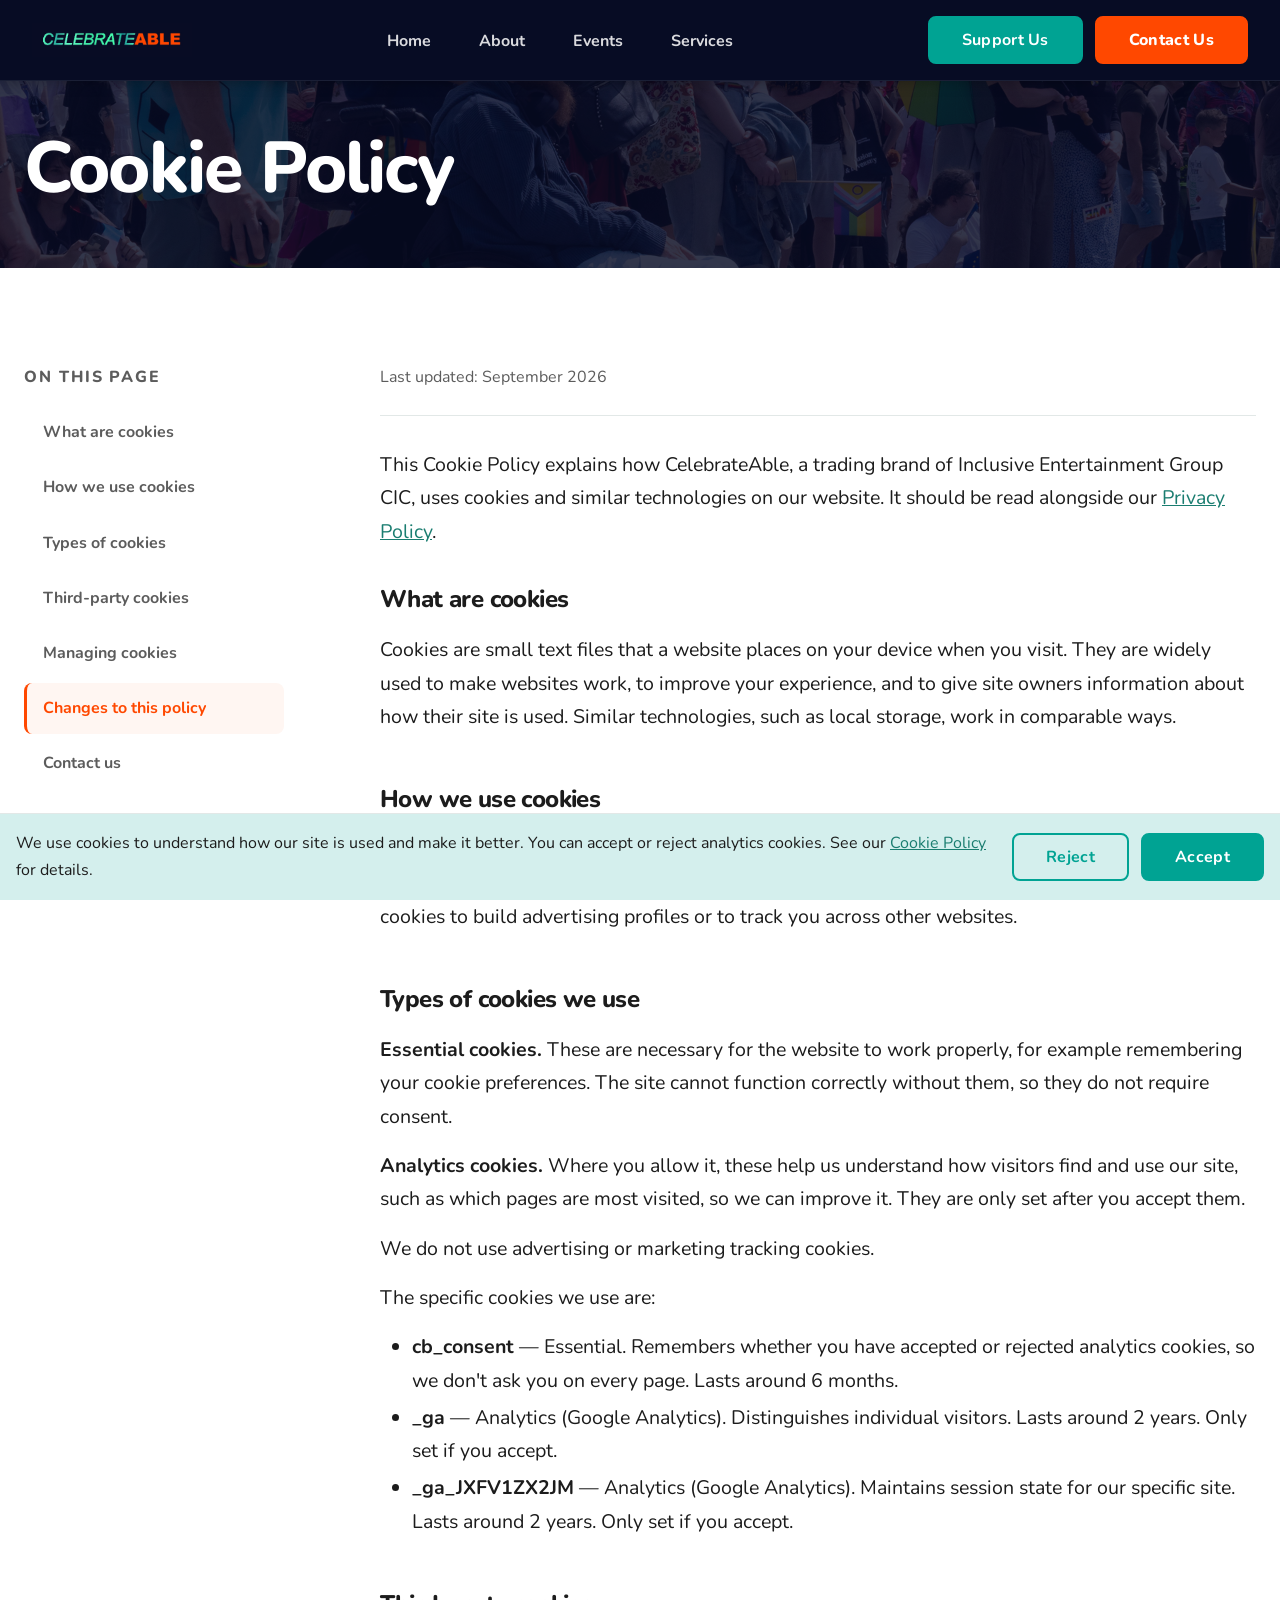
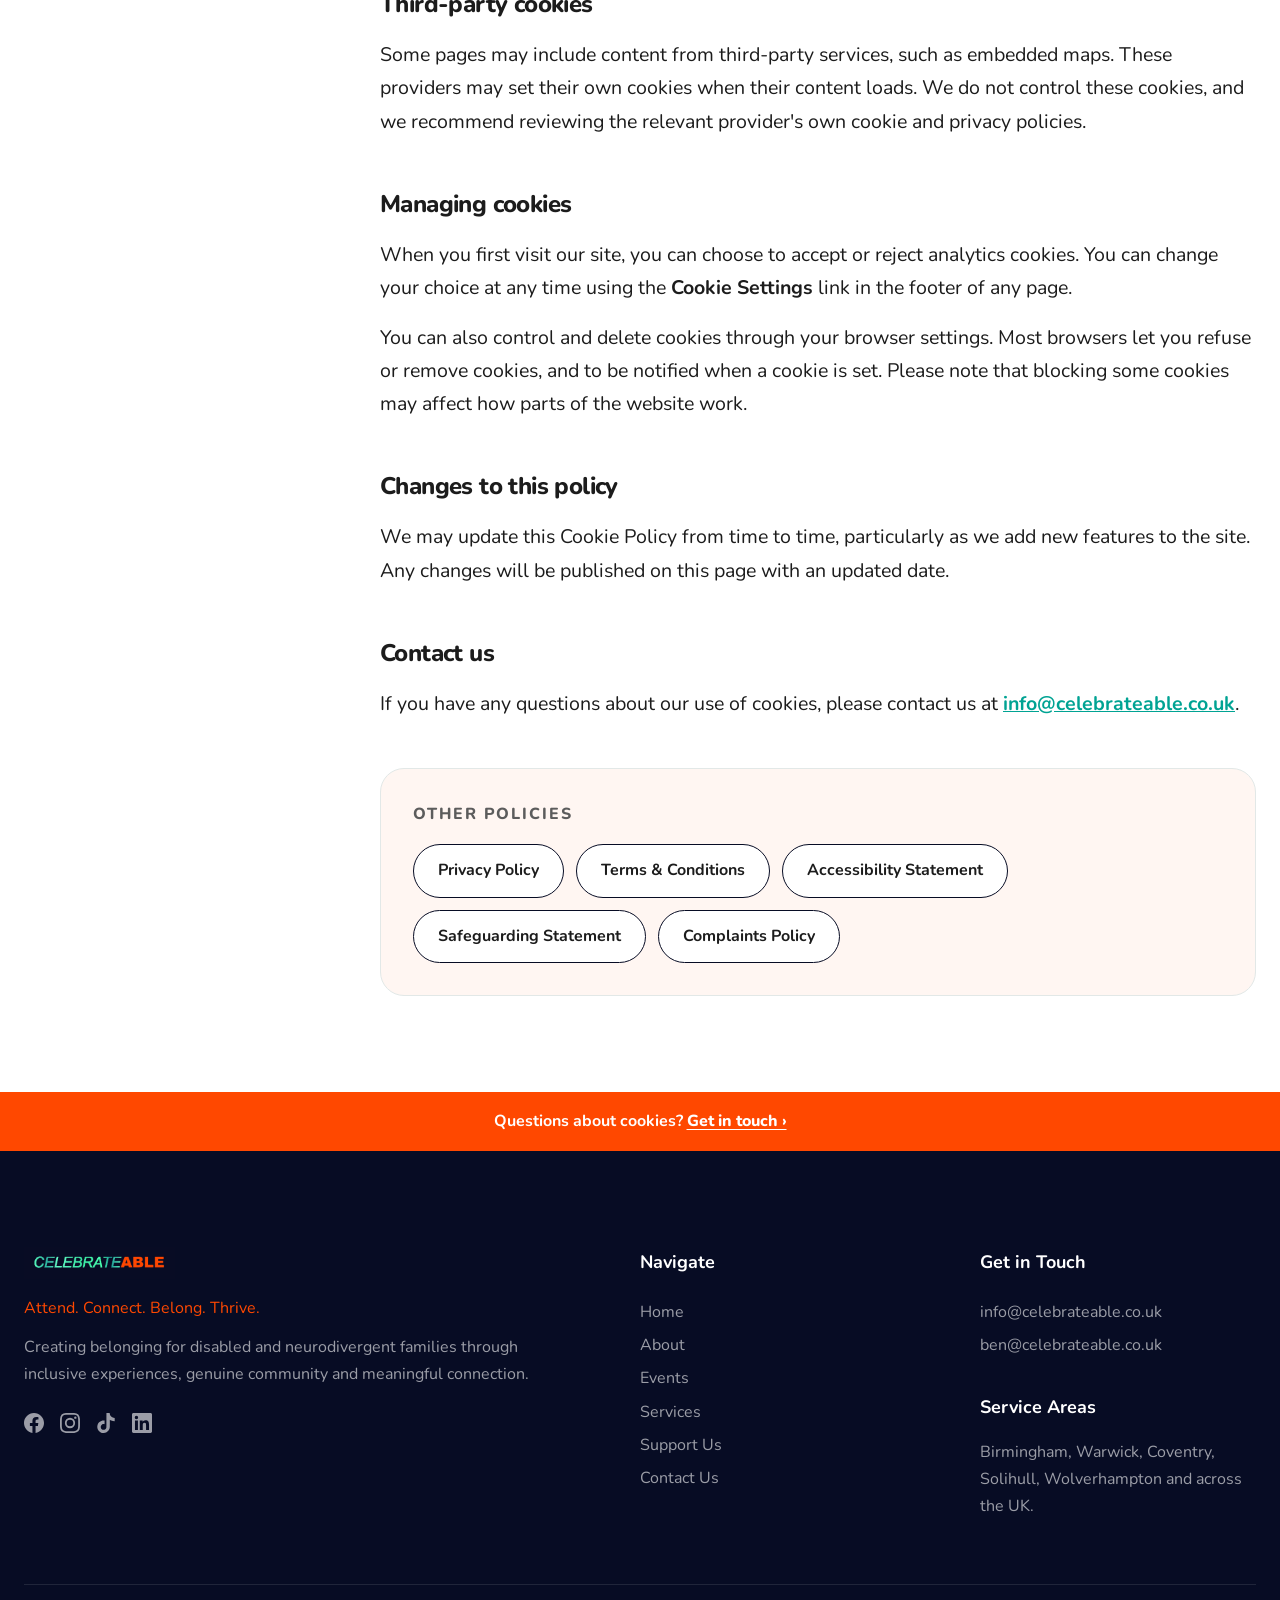
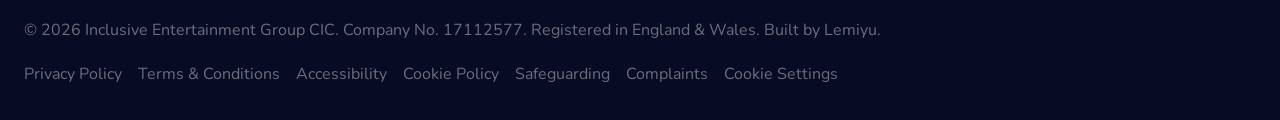
<file: cookies.html>
<!DOCTYPE html>
<html lang="en">
<head>
  <meta charset="UTF-8">
  <meta name="viewport" content="width=device-width, initial-scale=1.0">




  <title>Cookie Policy — CelebrateAble</title>
  <meta name="description" content="How CelebrateAble uses cookies and similar technologies on our website, the types we use, and how you can manage them.">
  <meta name="robots" content="index, follow">
  <link rel="canonical" href="https://celebrateable.co.uk/cookies.html">
  <meta property="og:title" content="Cookie Policy — CelebrateAble">
  <meta property="og:description" content="How we use cookies on our website.">
  <meta property="og:image" content="https://celebrateable.co.uk/assets/images/og-image.jpg">
  <meta property="og:image:width" content="1200">
  <meta property="og:image:height" content="630">
  <meta property="og:url" content="https://celebrateable.co.uk/cookies.html">
  <meta property="og:type" content="website">
  <link rel="icon" type="image/webp" href="../assets/images/celebrateable-favicon.webp">
  <link rel="apple-touch-icon" href="../assets/images/celebrateable-favicon.webp">
  <link rel="preconnect" href="https://fonts.googleapis.com">
  <link rel="preconnect" href="https://fonts.gstatic.com" crossorigin>
  <link href="https://fonts.googleapis.com/css2?family=Nunito:wght@400;600;700;800&display=swap" rel="stylesheet">
  <link rel="stylesheet" href="../assets/css/base.css">
</head>
<body>

  <!-- NAV -->
  <header>
    <nav class="lmy-nav" aria-label="Main navigation" id="main-nav">
      <div class="lmy-nav__inner">
        <a href="../index.html" class="lmy-nav__logo" aria-label="CelebrateAble home">
          <img src="../assets/images/celebrateable-logo.webp" alt="CelebrateAble" width="200" height="34">
        </a>
        <ul class="lmy-nav__links" id="nav-links" role="list">
          <li><a href="../index.html">Home</a></li>
          <li><a href="about.html">About</a></li>
          <li><a href="events.html">Events</a></li>
          <li><a href="services.html">Services</a></li>
          <!-- Signpost is hidden for now 
          <li><a href="signposting.html">Get Support</a></li>
          -->
        </ul>
        <div class="lmy-nav__cta">
          <a href="support.html" class="lmy-button lmy-button--primary">Support Us</a>
          <a href="contact.html" class="lmy-button lmy-button--accent">Contact Us</a>
        </div>
        <button class="lmy-nav__toggle" id="nav-toggle" aria-expanded="false" aria-controls="mobile-menu" aria-label="Open navigation menu" type="button">
          <span></span><span></span><span></span>
        </button>
      </div>
      <div class="lmy-nav__mobile-menu" id="mobile-menu" role="navigation" aria-label="Mobile navigation">
        <a href="../index.html">Home</a>
        <a href="about.html">About</a>
        <a href="events.html">Events</a>
        <a href="services.html">Services</a>
        <!-- Signpost is hidden for now 
        <a href="signposting.html">Get Support</a>
        -->
        <div class="lmy-nav__mobile-cta">
          <a href="support.html" class="lmy-button lmy-button--secondary">Support Us</a>
          <a href="contact.html" class="lmy-button lmy-button--accent">Contact Us</a>
        </div>
      </div>
    </nav>
  </header>

  <main>

    <!-- ===== PAGE HEADER — compact dark band ===== -->
    <section class="lmy-page-header" aria-labelledby="hero-heading">
      <div class="lmy-container">
        <h1 id="hero-heading">Cookie Policy</h1>
      </div>
    </section>


    <!-- ===== LEGAL CONTENT — white ===== -->
    <section class="lmy-section" aria-label="Cookie policy content">
      <div class="lmy-container">
        <div class="lmy-legal-layout">

          <!-- Jump nav -->
          <nav class="lmy-legal-nav" id="legal-nav" aria-label="On this page">
            <p class="lmy-legal-nav__label">On this page</p>
            <ul role="list">
              <li><a href="#what-are-cookies">What are cookies</a></li>
              <li><a href="#how-we-use">How we use cookies</a></li>
              <li><a href="#types">Types of cookies</a></li>
              <li><a href="#third-party">Third-party cookies</a></li>
              <li><a href="#managing">Managing cookies</a></li>
              <li><a href="#changes">Changes to this policy</a></li>
              <li><a href="#contact">Contact us</a></li>
            </ul>
          </nav>

          <!-- Content -->
          <div class="lmy-legal">
            <p class="lmy-legal__meta">Last updated: September 2026</p>

            <p>This Cookie Policy explains how CelebrateAble, a trading brand of Inclusive Entertainment Group CIC, uses cookies and similar technologies on our website. It should be read alongside our <a href="privacy.html">Privacy Policy</a>.<br><br></p>

            <section class="lmy-legal__section" id="what-are-cookies">
              <h2>What are cookies</h2>
              <p>Cookies are small text files that a website places on your device when you visit. They are widely used to make websites work, to improve your experience, and to give site owners information about how their site is used. Similar technologies, such as local storage, work in comparable ways.</p>
            </section>

            <section class="lmy-legal__section" id="how-we-use">
              <h2>How we use cookies</h2>
              <p>We keep our use of cookies to a minimum. We use them only to help the website function correctly and, where you allow it, to understand how visitors use the site so we can improve it. We do not use cookies to build advertising profiles or to track you across other websites.</p>
            </section>

            <section class="lmy-legal__section" id="types">
              <h2>Types of cookies we use</h2>
              <p><strong>Essential cookies.</strong> These are necessary for the website to work properly, for example remembering your cookie preferences. The site cannot function correctly without them, so they do not require consent.</p>
              <p><strong>Analytics cookies.</strong> Where you allow it, these help us understand how visitors find and use our site, such as which pages are most visited, so we can improve it. They are only set after you accept them.</p>
              <p>We do not use advertising or marketing tracking cookies.</p>

              <p>The specific cookies we use are:</p>
              <ul>
                <li><strong>cb_consent</strong> — Essential. Remembers whether you have accepted or rejected analytics cookies, so we don't ask you on every page. Lasts around 6 months.</li>
                <li><strong>_ga</strong> — Analytics (Google Analytics). Distinguishes individual visitors. Lasts around 2 years. Only set if you accept.</li>
                <li><strong>_ga_JXFV1ZX2JM</strong> — Analytics (Google Analytics). Maintains session state for our specific site. Lasts around 2 years. Only set if you accept.</li>
              </ul>
            </section>

            <section class="lmy-legal__section" id="third-party">
              <h2>Third-party cookies</h2>
              <p>Some pages may include content from third-party services, such as embedded maps. These providers may set their own cookies when their content loads. We do not control these cookies, and we recommend reviewing the relevant provider's own cookie and privacy policies.</p>
            </section>

            <section class="lmy-legal__section" id="managing">
              <h2>Managing cookies</h2>
              <p>When you first visit our site, you can choose to accept or reject analytics cookies. You can change your choice at any time using the <strong>Cookie Settings</strong> link in the footer of any page.</p>
              <p>You can also control and delete cookies through your browser settings. Most browsers let you refuse or remove cookies, and to be notified when a cookie is set. Please note that blocking some cookies may affect how parts of the website work.</p>
            </section>

            <section class="lmy-legal__section" id="changes">
              <h2>Changes to this policy</h2>
              <p>We may update this Cookie Policy from time to time, particularly as we add new features to the site. Any changes will be published on this page with an updated date.</p>
            </section>

            <section class="lmy-legal__section" id="contact">
              <h2>Contact us</h2>
              <p>If you have any questions about our use of cookies, please contact us at <a href="mailto:info@celebrateable.co.uk">info@celebrateable.co.uk</a>.</p>
            </section>

            <!-- Other policies -->
            <div class="lmy-other-policies">
              <p class="lmy-other-policies__label">Other policies</p>
              <div class="lmy-other-policies__links">
                <a href="privacy.html">Privacy Policy</a>
                <a href="terms.html">Terms &amp; Conditions</a>
                <a href="accessibility.html">Accessibility Statement</a>
                <a href="safeguarding.html">Safeguarding Statement</a>
                <a href="complaints.html">Complaints Policy</a>
              </div>
            </div>

          </div>

        </div>
      </div>
    </section>


  </main>

  <!-- ORANGE CTA BAR -->
  <div class="lmy-cta-bar" role="complementary" aria-label="Quick contact link">
    <div class="lmy-cta-bar__inner">
      <p>Questions about cookies? <a href="contact.html">Get in touch &rsaquo;</a></p>
    </div>
  </div>

<!-- FOOTER -->
  <footer class="lmy-footer" aria-label="Site footer">
    <div class="lmy-container">
      <div class="lmy-footer__inner">
        <div class="lmy-footer__brand">
          <img src="../assets/images/celebrateable-logo.webp" alt="CelebrateAble" class="lmy-footer__logo" width="200" height="32">
          <p style="color: var(--lmy-color-brand-accent);">Attend. Connect. Belong. Thrive.</p>
          <p>Creating belonging for disabled and neurodivergent families through inclusive experiences, genuine community and meaningful connection.</p>
          <div class="lmy-footer__social" aria-label="Social media links">
            <a href="https://facebook.com/profile.php?id=61583597405383" aria-label="Facebook" rel="noopener noreferrer" target="_blank"><svg xmlns="http://www.w3.org/2000/svg" width="20" height="20" fill="currentColor" viewBox="0 0 24 24" aria-hidden="true"><path d="M24 12.073c0-6.627-5.373-12-12-12s-12 5.373-12 12c0 5.99 4.388 10.954 10.125 11.854v-8.385H7.078v-3.47h3.047V9.43c0-3.007 1.792-4.669 4.533-4.669 1.312 0 2.686.235 2.686.235v2.953H15.83c-1.491 0-1.956.925-1.956 1.874v2.25h3.328l-.532 3.47h-2.796v8.385C19.612 23.027 24 18.062 24 12.073z"/></svg></a>
            <a href="https://instagram.com/CelebrateAbleUK" aria-label="Instagram" rel="noopener noreferrer" target="_blank"><svg xmlns="http://www.w3.org/2000/svg" width="20" height="20" fill="currentColor" viewBox="0 0 24 24" aria-hidden="true"><path d="M12 2.163c3.204 0 3.584.012 4.85.07 3.252.148 4.771 1.691 4.919 4.919.058 1.265.069 1.645.069 4.849 0 3.205-.012 3.584-.069 4.849-.149 3.225-1.664 4.771-4.919 4.919-1.266.058-1.644.07-4.85.07-3.204 0-3.584-.012-4.849-.07-3.26-.149-4.771-1.699-4.919-4.92-.058-1.265-.07-1.644-.07-4.849 0-3.204.013-3.583.07-4.849.149-3.227 1.664-4.771 4.919-4.919 1.266-.057 1.645-.069 4.849-.069zM12 0C8.741 0 8.333.014 7.053.072 2.695.272.273 2.69.073 7.052.014 8.333 0 8.741 0 12c0 3.259.014 3.668.072 4.948.2 4.358 2.618 6.78 6.98 6.98C8.333 23.986 8.741 24 12 24c3.259 0 3.668-.014 4.948-.072 4.354-.2 6.782-2.618 6.979-6.98.059-1.28.073-1.689.073-4.948 0-3.259-.014-3.667-.072-4.947-.196-4.354-2.617-6.78-6.979-6.98C15.668.014 15.259 0 12 0zm0 5.838a6.162 6.162 0 100 12.324 6.162 6.162 0 000-12.324zM12 16a4 4 0 110-8 4 4 0 010 8zm6.406-11.845a1.44 1.44 0 100 2.881 1.44 1.44 0 000-2.881z"/></svg></a>
            <a href="https://tiktok.com/@celebrateableuk" aria-label="TikTok" rel="noopener noreferrer" target="_blank"><svg xmlns="http://www.w3.org/2000/svg" width="20" height="20" fill="currentColor" viewBox="0 0 24 24" aria-hidden="true"><path d="M12.525.02c1.31-.02 2.61-.01 3.91-.02.08 1.53.63 3.09 1.75 4.17 1.12 1.11 2.7 1.62 4.24 1.79v4.03c-1.44-.05-2.89-.35-4.2-.97-.57-.26-1.1-.59-1.62-.93-.01 2.92.01 5.84-.02 8.75-.08 1.4-.54 2.79-1.35 3.94-1.31 1.92-3.58 3.17-5.91 3.21-1.43.08-2.86-.31-4.08-1.03-2.02-1.19-3.44-3.37-3.65-5.71-.02-.5-.03-1-.01-1.49.18-1.9 1.12-3.72 2.58-4.96 1.66-1.44 3.98-2.13 6.15-1.72.02 1.48-.04 2.96-.04 4.44-.99-.32-2.15-.23-3.02.37-.63.41-1.11 1.04-1.36 1.75-.21.51-.15 1.07-.14 1.61.24 1.64 1.82 3.02 3.5 2.87 1.12-.01 2.19-.66 2.77-1.61.19-.33.4-.67.41-1.06.1-1.79.06-3.57.07-5.36.01-4.03-.01-8.05.02-12.07z"/></svg></a>
            <a href="https://linkedin.com/company/celebrateableuk" aria-label="LinkedIn" rel="noopener noreferrer" target="_blank"><svg xmlns="http://www.w3.org/2000/svg" width="20" height="20" fill="currentColor" viewBox="0 0 24 24" aria-hidden="true"><path d="M20.447 20.452h-3.554v-5.569c0-1.328-.027-3.037-1.852-3.037-1.853 0-2.136 1.445-2.136 2.939v5.667H9.351V9h3.414v1.561h.046c.477-.9 1.637-1.85 3.37-1.85 3.601 0 4.267 2.37 4.267 5.455v6.286zM5.337 7.433a2.062 2.062 0 01-2.063-2.065 2.064 2.064 0 112.063 2.065zm1.782 13.019H3.555V9h3.564v11.452zM22.225 0H1.771C.792 0 0 .774 0 1.729v20.542C0 23.227.792 24 1.771 24h20.451C23.2 24 24 23.227 24 22.271V1.729C24 .774 23.2 0 22.222 0h.003z"/></svg></a>
          </div>
        </div>
        <div>
          <p class="lmy-footer__heading">Navigate</p>
          <ul class="lmy-footer__links">
            <li><a href="../index.html">Home</a></li>
            <li><a href="about.html">About</a></li>
            <li><a href="events.html">Events</a></li>
            <li><a href="services.html">Services</a></li>
            <li><a href="support.html">Support Us</a></li>
            <li><a href="contact.html">Contact Us</a></li>
            <!-- Signposting removed for now 
            <li><a href="signposting.html">Get Support</a></li>
            -->
          </ul>
        </div>
        <div>
          <p class="lmy-footer__heading">Get in Touch</p>
          <ul class="lmy-footer__links">
            <li><a href="mailto:info@celebrateable.co.uk">info@celebrateable.co.uk</a></li>
            <li><a href="mailto:ben@celebrateable.co.uk">ben@celebrateable.co.uk</a></li>
          </ul>
          <p class="lmy-footer__heading lmy-footer__heading--spaced">Service Areas</p>
          <p class="lmy-footer__note">Birmingham, Warwick, Coventry, Solihull, Wolverhampton and across the UK.</p>
        </div>
      </div>
      <div class="lmy-footer__bottom">
        <p>&copy; 2026 Inclusive Entertainment Group CIC. Company No. 17112577. Registered in England &amp; Wales. Built by <a href="https://www.lemiyu.com/" rel="noopener noreferrer" target="_blank">Lemiyu</a>.</p>
        <nav class="lmy-footer__legal" aria-label="Legal pages">
          <a href="privacy.html">Privacy Policy</a>
          <a href="terms.html">Terms &amp; Conditions</a>
          <a href="accessibility.html">Accessibility</a>
          <a href="cookies.html">Cookie Policy</a>
          <a href="safeguarding.html">Safeguarding</a>
          <a href="complaints.html">Complaints</a>
          <a href="#" id="cookie-settings-link">Cookie Settings</a>
        </nav>
      </div>
    </div>
  </footer>

  <script src="../assets/js/nav.js" type="module"></script>
  <script src="../assets/js/animations.js" type="module"></script>
  <script src="../assets/js/main.js" type="module"></script>
  <script src="../assets/js/cookies.js" type="module"></script>

  <!-- COOKIE CONSENT BANNER -->
<div class="lmy-cookie-banner" id="cookie-banner" role="dialog" aria-live="polite" aria-label="Cookie consent" hidden>
  <div class="lmy-cookie-banner__inner">
    <p class="lmy-cookie-banner__text">
      We use cookies to understand how our site is used and make it better. You can accept or reject analytics cookies. See our <a href="cookies.html">Cookie Policy</a> for details.
    </p>
    <div class="lmy-cookie-banner__actions">
      <button type="button" class="lmy-button lmy-button--secondary" id="cookie-reject">Reject</button>
      <button type="button" class="lmy-button lmy-button--primary" id="cookie-accept">Accept</button>
    </div>
  </div>
</div>

</body>
</html>
</file>
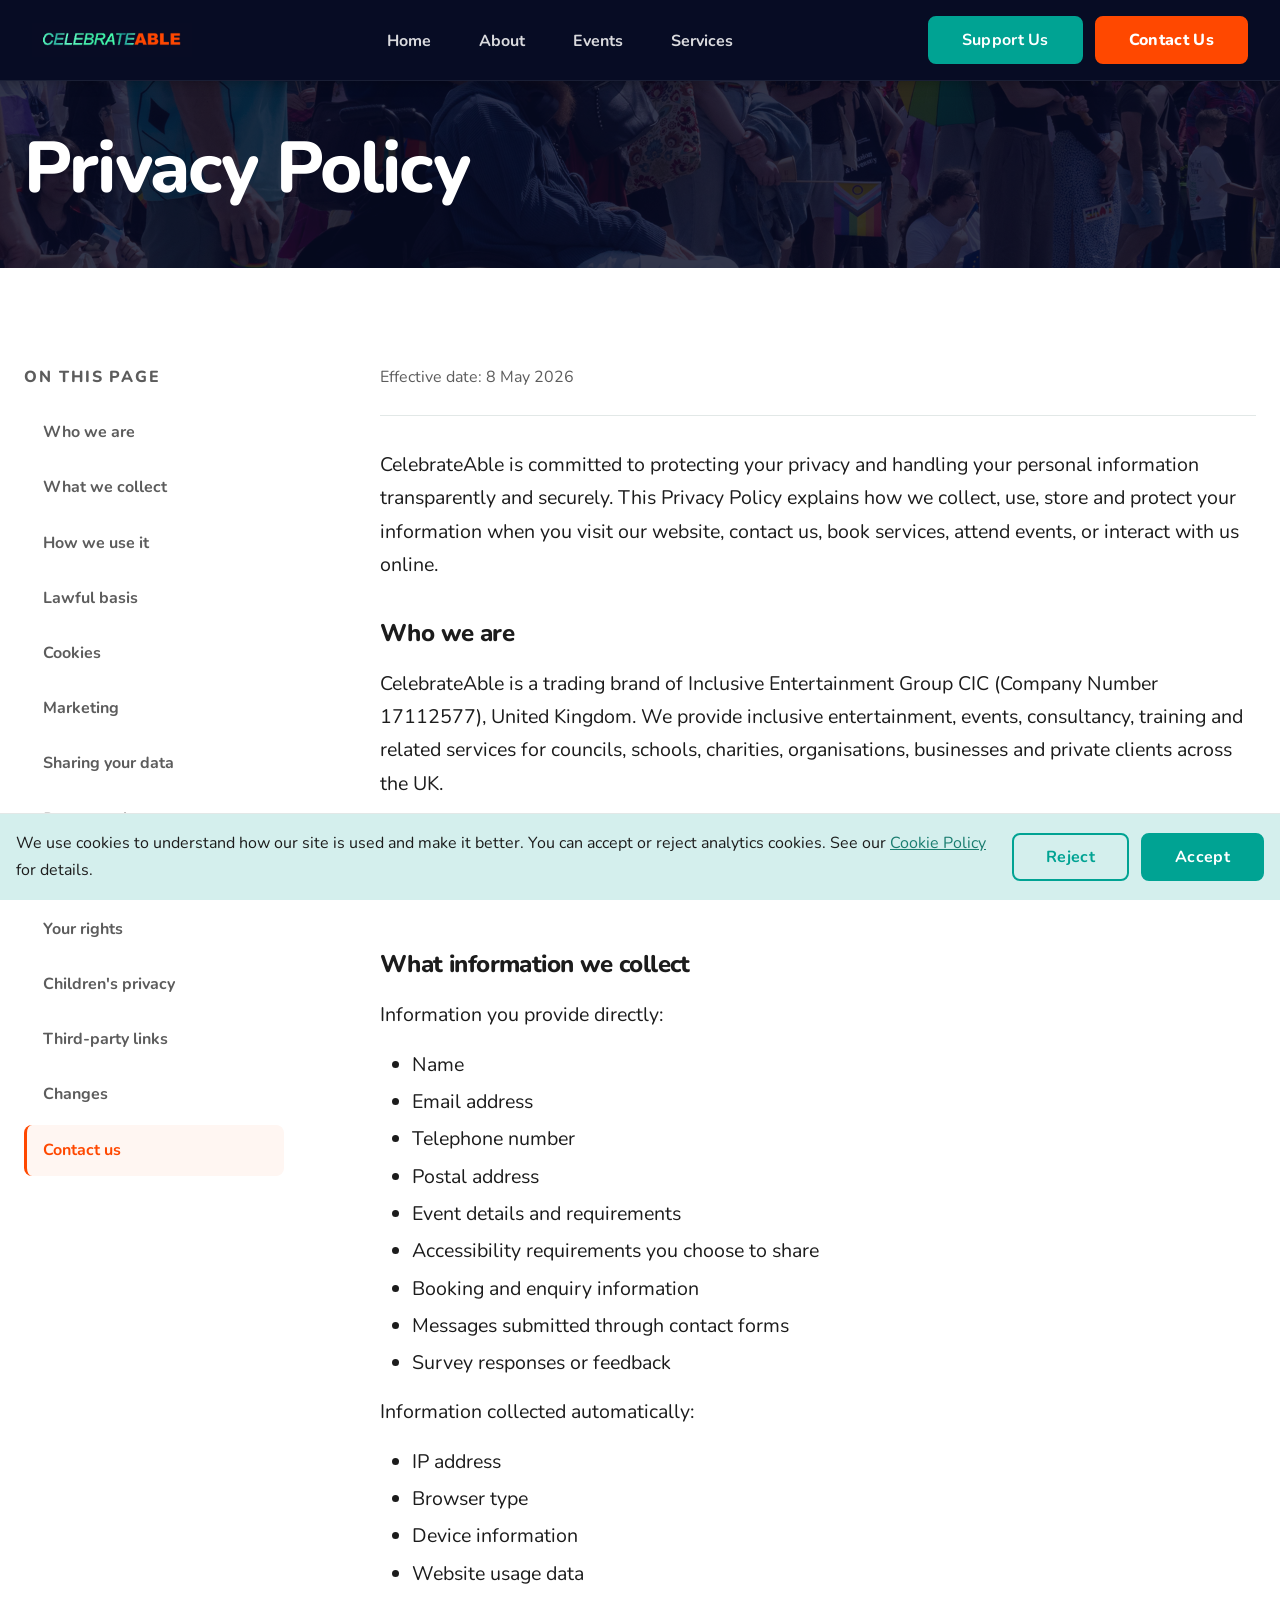
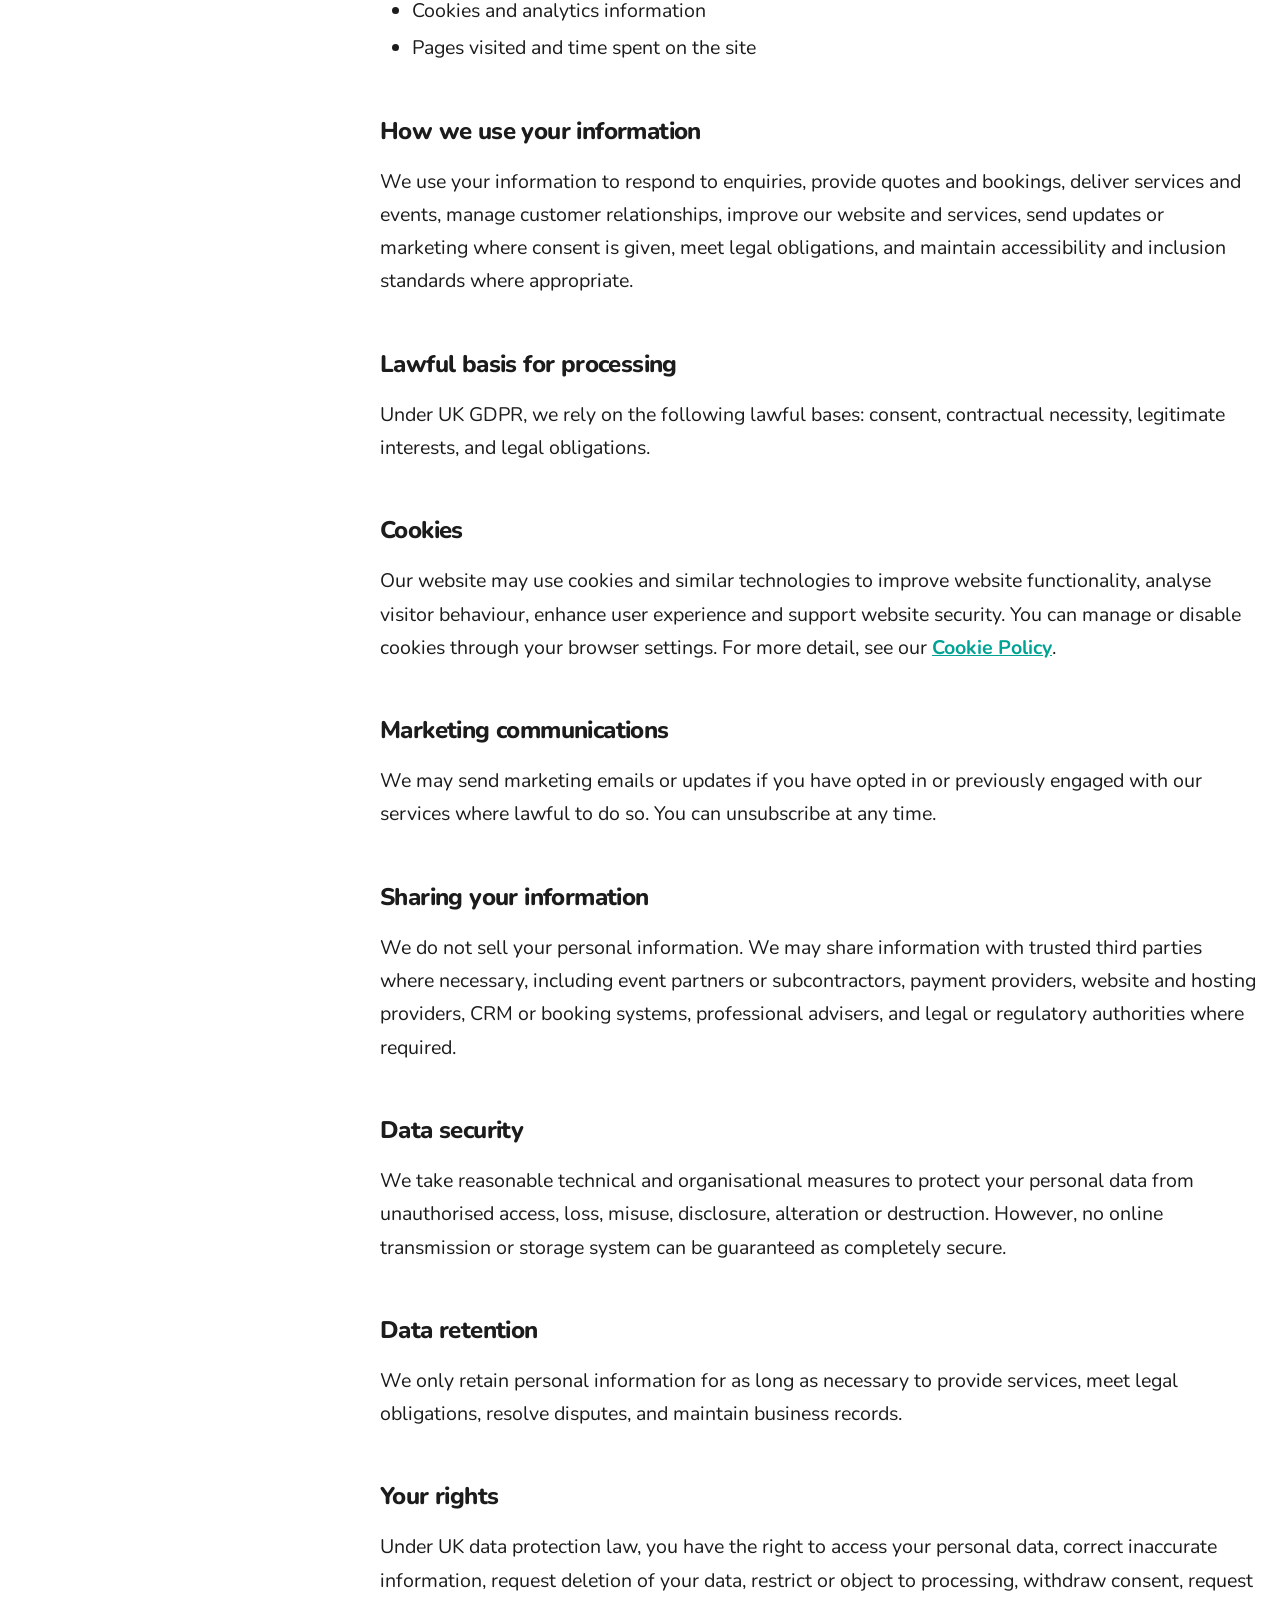
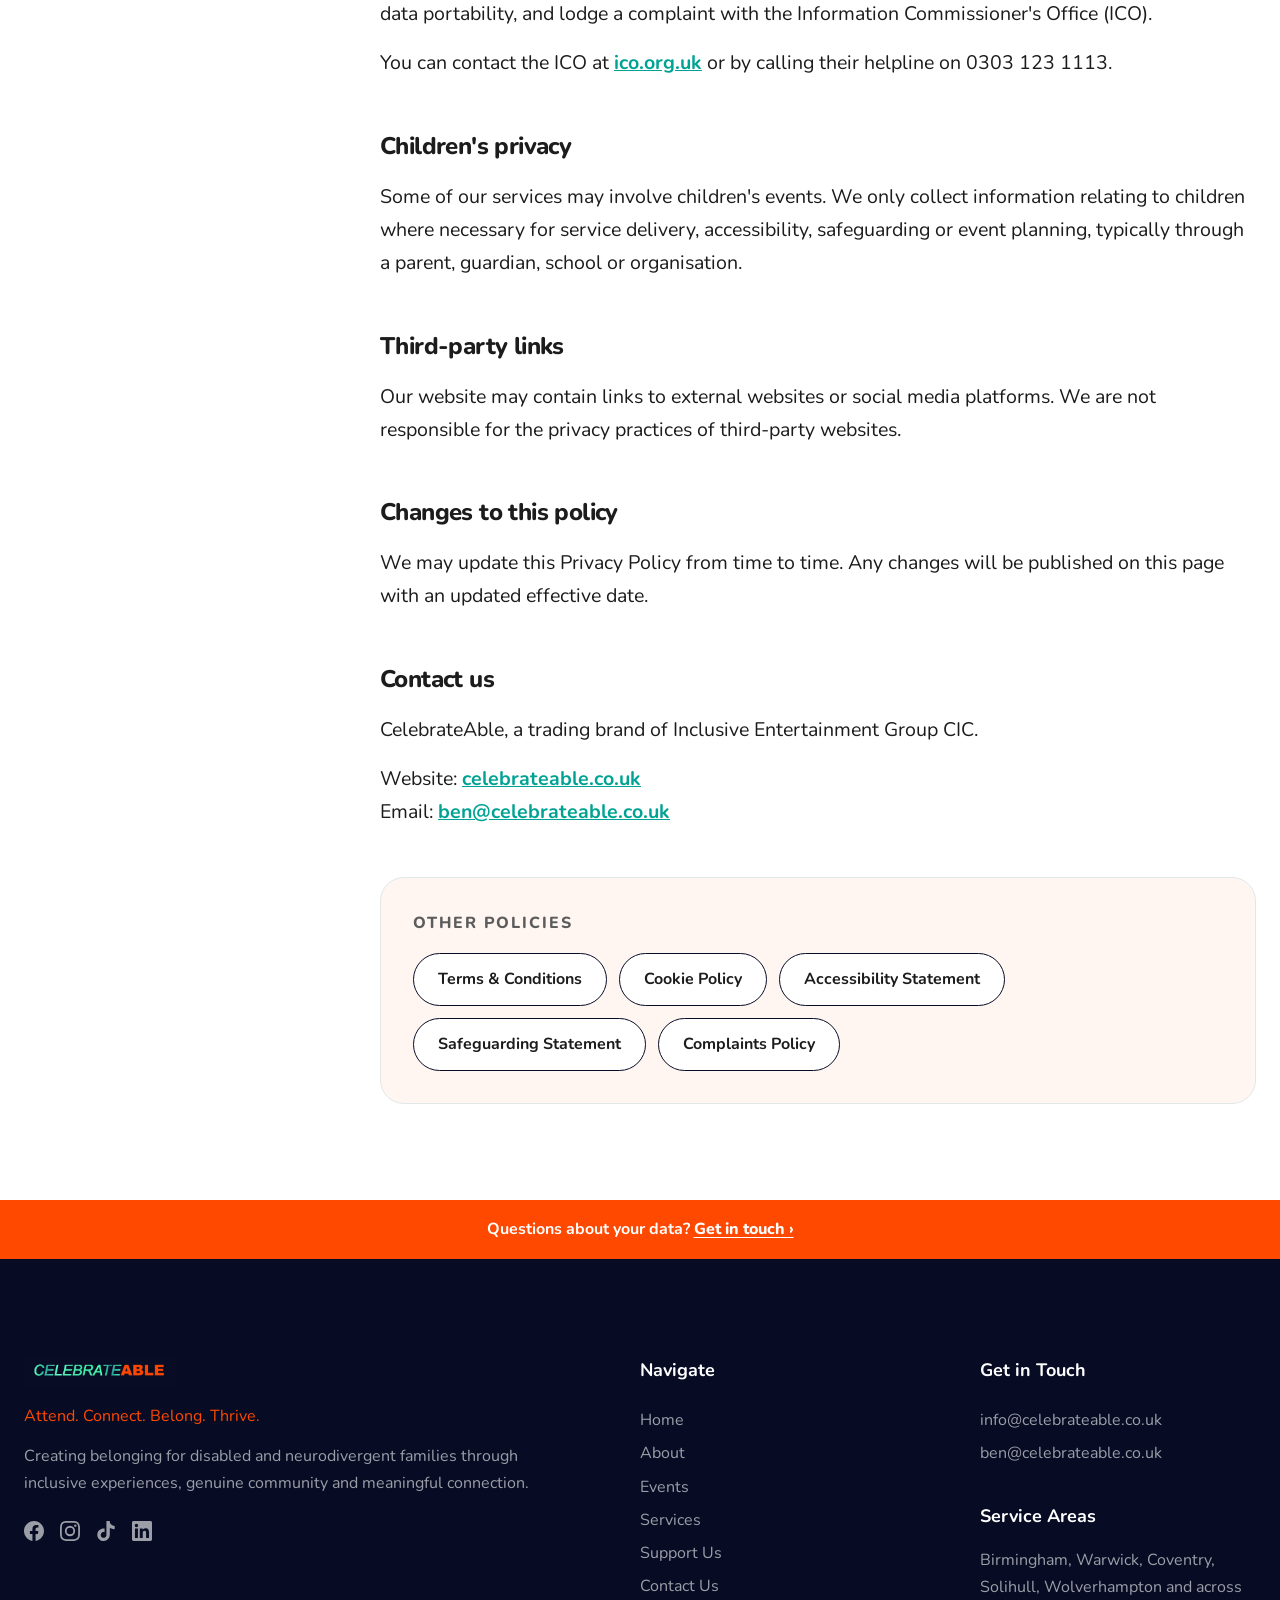
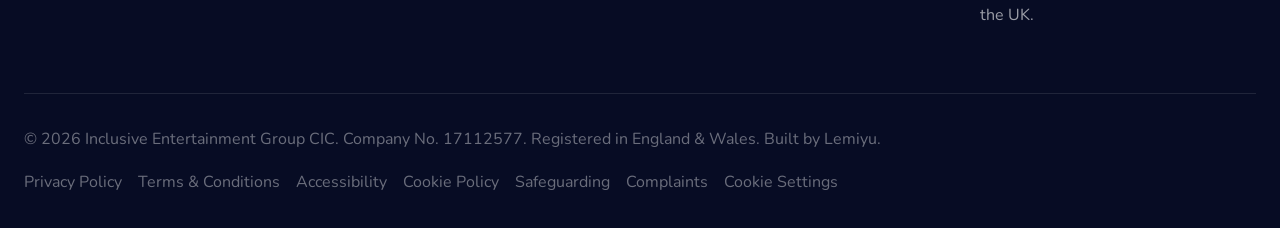
<file: privacy.html>
<!DOCTYPE html>
<html lang="en">
<head>
  <meta charset="UTF-8">
  <meta name="viewport" content="width=device-width, initial-scale=1.0">



  <title>Privacy Policy — CelebrateAble</title>
  <meta name="description" content="How CelebrateAble collects, uses, stores and protects your personal information, and your rights under UK data protection law.">
  <meta name="robots" content="index, follow">
  <link rel="canonical" href="https://celebrateable.co.uk/privacy.html">
  <meta property="og:title" content="Privacy Policy — CelebrateAble">
  <meta property="og:description" content="How we handle your personal information.">
  <meta property="og:image" content="https://celebrateable.co.uk/assets/images/og-image.jpg">
  <meta property="og:image:width" content="1200">
  <meta property="og:image:height" content="630">
  <meta property="og:url" content="https://celebrateable.co.uk/privacy.html">
  <meta property="og:type" content="website">
  <link rel="icon" type="image/webp" href="../assets/images/celebrateable-favicon.webp">
  <link rel="apple-touch-icon" href="../assets/images/celebrateable-favicon.webp">
  <link rel="preconnect" href="https://fonts.googleapis.com">
  <link rel="preconnect" href="https://fonts.gstatic.com" crossorigin>
  <link href="https://fonts.googleapis.com/css2?family=Nunito:wght@400;600;700;800&display=swap" rel="stylesheet">
  <link rel="stylesheet" href="../assets/css/base.css">
</head>
<body>

  <!-- NAV -->
  <header>
    <nav class="lmy-nav" aria-label="Main navigation" id="main-nav">
      <div class="lmy-nav__inner">
        <a href="../index.html" class="lmy-nav__logo" aria-label="CelebrateAble home">
          <img src="../assets/images/celebrateable-logo.webp" alt="CelebrateAble" width="200" height="34">
        </a>
        <ul class="lmy-nav__links" id="nav-links" role="list">
          <li><a href="../index.html">Home</a></li>
          <li><a href="about.html">About</a></li>
          <li><a href="events.html">Events</a></li>
          <li><a href="services.html">Services</a></li>
          <!-- Signpost is hidden for now 
          <li><a href="signposting.html">Get Support</a></li>
          -->
        </ul>
        <div class="lmy-nav__cta">
          <a href="support.html" class="lmy-button lmy-button--primary">Support Us</a>
          <a href="contact.html" class="lmy-button lmy-button--accent">Contact Us</a>
        </div>
        <button class="lmy-nav__toggle" id="nav-toggle" aria-expanded="false" aria-controls="mobile-menu" aria-label="Open navigation menu" type="button">
          <span></span><span></span><span></span>
        </button>
      </div>
      <div class="lmy-nav__mobile-menu" id="mobile-menu" role="navigation" aria-label="Mobile navigation">
        <a href="../index.html">Home</a>
        <a href="about.html">About</a>
        <a href="events.html">Events</a>
        <a href="services.html">Services</a>
        <!-- Signpost is hidden for now 
        <a href="signposting.html">Get Support</a>
        -->
        <div class="lmy-nav__mobile-cta">
          <a href="support.html" class="lmy-button lmy-button--secondary">Support Us</a>
          <a href="contact.html" class="lmy-button lmy-button--accent">Contact Us</a>
        </div>
      </div>
    </nav>
  </header>

  <main>

    <!-- ===== PAGE HEADER — compact dark band ===== -->
    <section class="lmy-page-header" aria-labelledby="hero-heading">
      <div class="lmy-container">
        <h1 id="hero-heading">Privacy Policy</h1>
      </div>
    </section>


    <!-- ===== LEGAL CONTENT — white ===== -->
    <section class="lmy-section" aria-label="Privacy policy content">
      <div class="lmy-container">
        <div class="lmy-legal-layout">

          <!-- Jump nav -->
          <nav class="lmy-legal-nav" id="legal-nav" aria-label="On this page">
            <p class="lmy-legal-nav__label">On this page</p>
            <ul role="list">
              <li><a href="#who-we-are">Who we are</a></li>
              <li><a href="#what-we-collect">What we collect</a></li>
              <li><a href="#how-we-use">How we use it</a></li>
              <li><a href="#legal-basis">Lawful basis</a></li>
              <li><a href="#cookies">Cookies</a></li>
              <li><a href="#marketing">Marketing</a></li>
              <li><a href="#sharing">Sharing your data</a></li>
              <li><a href="#security">Data security</a></li>
              <li><a href="#retention">Data retention</a></li>
              <li><a href="#your-rights">Your rights</a></li>
              <li><a href="#childrens-privacy">Children's privacy</a></li>
              <li><a href="#third-party">Third-party links</a></li>
              <li><a href="#changes">Changes</a></li>
              <li><a href="#contact">Contact us</a></li>
            </ul>
          </nav>

          <!-- Content -->
          <div class="lmy-legal">
            <p class="lmy-legal__meta">Effective date: 8 May 2026</p>

            <p>CelebrateAble is committed to protecting your privacy and handling your personal information transparently and securely. This Privacy Policy explains how we collect, use, store and protect your information when you visit our website, contact us, book services, attend events, or interact with us online.<br><br></p>

            <section class="lmy-legal__section" id="who-we-are">
              <h2>Who we are</h2>
              <p>CelebrateAble is a trading brand of Inclusive Entertainment Group CIC (Company Number 17112577), United Kingdom. We provide inclusive entertainment, events, consultancy, training and related services for councils, schools, charities, organisations, businesses and private clients across the UK.</p>
              <p>Inclusive Entertainment Group CIC is the Data Controller responsible for your personal information.</p>
              <p>Email: <a href="mailto:ben@celebrateable.co.uk">ben@celebrateable.co.uk</a></p>
            </section>

            <section class="lmy-legal__section" id="what-we-collect">
              <h2>What information we collect</h2>
              <p>Information you provide directly:</p>
              <ul>
                <li>Name</li>
                <li>Email address</li>
                <li>Telephone number</li>
                <li>Postal address</li>
                <li>Event details and requirements</li>
                <li>Accessibility requirements you choose to share</li>
                <li>Booking and enquiry information</li>
                <li>Messages submitted through contact forms</li>
                <li>Survey responses or feedback</li>
              </ul>
              <p>Information collected automatically:</p>
              <ul>
                <li>IP address</li>
                <li>Browser type</li>
                <li>Device information</li>
                <li>Website usage data</li>
                <li>Cookies and analytics information</li>
                <li>Pages visited and time spent on the site</li>
              </ul>
            </section>

            <section class="lmy-legal__section" id="how-we-use">
              <h2>How we use your information</h2>
              <p>We use your information to respond to enquiries, provide quotes and bookings, deliver services and events, manage customer relationships, improve our website and services, send updates or marketing where consent is given, meet legal obligations, and maintain accessibility and inclusion standards where appropriate.</p>
            </section>

            <section class="lmy-legal__section" id="legal-basis">
              <h2>Lawful basis for processing</h2>
              <p>Under UK GDPR, we rely on the following lawful bases: consent, contractual necessity, legitimate interests, and legal obligations.</p>
            </section>

            <section class="lmy-legal__section" id="cookies">
              <h2>Cookies</h2>
              <p>Our website may use cookies and similar technologies to improve website functionality, analyse visitor behaviour, enhance user experience and support website security. You can manage or disable cookies through your browser settings. For more detail, see our <a href="cookies.html">Cookie Policy</a>.</p>
            </section>

            <section class="lmy-legal__section" id="marketing">
              <h2>Marketing communications</h2>
              <p>We may send marketing emails or updates if you have opted in or previously engaged with our services where lawful to do so. You can unsubscribe at any time.</p>
            </section>

            <section class="lmy-legal__section" id="sharing">
              <h2>Sharing your information</h2>
              <p>We do not sell your personal information. We may share information with trusted third parties where necessary, including event partners or subcontractors, payment providers, website and hosting providers, CRM or booking systems, professional advisers, and legal or regulatory authorities where required.</p>
            </section>

            <section class="lmy-legal__section" id="security">
              <h2>Data security</h2>
              <p>We take reasonable technical and organisational measures to protect your personal data from unauthorised access, loss, misuse, disclosure, alteration or destruction. However, no online transmission or storage system can be guaranteed as completely secure.</p>
            </section>

            <section class="lmy-legal__section" id="retention">
              <h2>Data retention</h2>
              <p>We only retain personal information for as long as necessary to provide services, meet legal obligations, resolve disputes, and maintain business records.</p>
            </section>

            <section class="lmy-legal__section" id="your-rights">
              <h2>Your rights</h2>
              <p>Under UK data protection law, you have the right to access your personal data, correct inaccurate information, request deletion of your data, restrict or object to processing, withdraw consent, request data portability, and lodge a complaint with the Information Commissioner's Office (ICO).</p>
              <p>You can contact the ICO at <a href="https://ico.org.uk" rel="noopener noreferrer" target="_blank">ico.org.uk</a> or by calling their helpline on 0303 123 1113.</p>
            </section>

            <section class="lmy-legal__section" id="childrens-privacy">
              <h2>Children's privacy</h2>
              <p>Some of our services may involve children's events. We only collect information relating to children where necessary for service delivery, accessibility, safeguarding or event planning, typically through a parent, guardian, school or organisation.</p>
            </section>

            <section class="lmy-legal__section" id="third-party">
              <h2>Third-party links</h2>
              <p>Our website may contain links to external websites or social media platforms. We are not responsible for the privacy practices of third-party websites.</p>
            </section>

            <section class="lmy-legal__section" id="changes">
              <h2>Changes to this policy</h2>
              <p>We may update this Privacy Policy from time to time. Any changes will be published on this page with an updated effective date.</p>
            </section>

            <section class="lmy-legal__section" id="contact">
              <h2>Contact us</h2>
              <p>CelebrateAble, a trading brand of Inclusive Entertainment Group CIC.</p>
              <p>Website: <a href="../index.html">celebrateable.co.uk</a><br>
              Email: <a href="mailto:ben@celebrateable.co.uk">ben@celebrateable.co.uk</a></p>
            </section>

            <!-- Other policies -->
            <div class="lmy-other-policies">
              <p class="lmy-other-policies__label">Other policies</p>
              <div class="lmy-other-policies__links">
                <a href="terms.html">Terms &amp; Conditions</a>
                <a href="cookies.html">Cookie Policy</a>
                <a href="accessibility.html">Accessibility Statement</a>
                <a href="safeguarding.html">Safeguarding Statement</a>
                <a href="complaints.html">Complaints Policy</a>
              </div>
            </div>

          </div>

        </div>
      </div>
    </section>


  </main>

  <!-- ORANGE CTA BAR -->
  <div class="lmy-cta-bar" role="complementary" aria-label="Quick contact link">
    <div class="lmy-cta-bar__inner">
      <p>Questions about your data? <a href="contact.html">Get in touch &rsaquo;</a></p>
    </div>
  </div>

<!-- FOOTER -->
  <footer class="lmy-footer" aria-label="Site footer">
    <div class="lmy-container">
      <div class="lmy-footer__inner">
        <div class="lmy-footer__brand">
          <img src="../assets/images/celebrateable-logo.webp" alt="CelebrateAble" class="lmy-footer__logo" width="200" height="32">
          <p style="color: var(--lmy-color-brand-accent);">Attend. Connect. Belong. Thrive.</p>
          <p>Creating belonging for disabled and neurodivergent families through inclusive experiences, genuine community and meaningful connection.</p>
          <div class="lmy-footer__social" aria-label="Social media links">
            <a href="https://facebook.com/profile.php?id=61583597405383" aria-label="Facebook" rel="noopener noreferrer" target="_blank"><svg xmlns="http://www.w3.org/2000/svg" width="20" height="20" fill="currentColor" viewBox="0 0 24 24" aria-hidden="true"><path d="M24 12.073c0-6.627-5.373-12-12-12s-12 5.373-12 12c0 5.99 4.388 10.954 10.125 11.854v-8.385H7.078v-3.47h3.047V9.43c0-3.007 1.792-4.669 4.533-4.669 1.312 0 2.686.235 2.686.235v2.953H15.83c-1.491 0-1.956.925-1.956 1.874v2.25h3.328l-.532 3.47h-2.796v8.385C19.612 23.027 24 18.062 24 12.073z"/></svg></a>
            <a href="https://instagram.com/CelebrateAbleUK" aria-label="Instagram" rel="noopener noreferrer" target="_blank"><svg xmlns="http://www.w3.org/2000/svg" width="20" height="20" fill="currentColor" viewBox="0 0 24 24" aria-hidden="true"><path d="M12 2.163c3.204 0 3.584.012 4.85.07 3.252.148 4.771 1.691 4.919 4.919.058 1.265.069 1.645.069 4.849 0 3.205-.012 3.584-.069 4.849-.149 3.225-1.664 4.771-4.919 4.919-1.266.058-1.644.07-4.85.07-3.204 0-3.584-.012-4.849-.07-3.26-.149-4.771-1.699-4.919-4.92-.058-1.265-.07-1.644-.07-4.849 0-3.204.013-3.583.07-4.849.149-3.227 1.664-4.771 4.919-4.919 1.266-.057 1.645-.069 4.849-.069zM12 0C8.741 0 8.333.014 7.053.072 2.695.272.273 2.69.073 7.052.014 8.333 0 8.741 0 12c0 3.259.014 3.668.072 4.948.2 4.358 2.618 6.78 6.98 6.98C8.333 23.986 8.741 24 12 24c3.259 0 3.668-.014 4.948-.072 4.354-.2 6.782-2.618 6.979-6.98.059-1.28.073-1.689.073-4.948 0-3.259-.014-3.667-.072-4.947-.196-4.354-2.617-6.78-6.979-6.98C15.668.014 15.259 0 12 0zm0 5.838a6.162 6.162 0 100 12.324 6.162 6.162 0 000-12.324zM12 16a4 4 0 110-8 4 4 0 010 8zm6.406-11.845a1.44 1.44 0 100 2.881 1.44 1.44 0 000-2.881z"/></svg></a>
            <a href="https://tiktok.com/@celebrateableuk" aria-label="TikTok" rel="noopener noreferrer" target="_blank"><svg xmlns="http://www.w3.org/2000/svg" width="20" height="20" fill="currentColor" viewBox="0 0 24 24" aria-hidden="true"><path d="M12.525.02c1.31-.02 2.61-.01 3.91-.02.08 1.53.63 3.09 1.75 4.17 1.12 1.11 2.7 1.62 4.24 1.79v4.03c-1.44-.05-2.89-.35-4.2-.97-.57-.26-1.1-.59-1.62-.93-.01 2.92.01 5.84-.02 8.75-.08 1.4-.54 2.79-1.35 3.94-1.31 1.92-3.58 3.17-5.91 3.21-1.43.08-2.86-.31-4.08-1.03-2.02-1.19-3.44-3.37-3.65-5.71-.02-.5-.03-1-.01-1.49.18-1.9 1.12-3.72 2.58-4.96 1.66-1.44 3.98-2.13 6.15-1.72.02 1.48-.04 2.96-.04 4.44-.99-.32-2.15-.23-3.02.37-.63.41-1.11 1.04-1.36 1.75-.21.51-.15 1.07-.14 1.61.24 1.64 1.82 3.02 3.5 2.87 1.12-.01 2.19-.66 2.77-1.61.19-.33.4-.67.41-1.06.1-1.79.06-3.57.07-5.36.01-4.03-.01-8.05.02-12.07z"/></svg></a>
            <a href="https://linkedin.com/company/celebrateableuk" aria-label="LinkedIn" rel="noopener noreferrer" target="_blank"><svg xmlns="http://www.w3.org/2000/svg" width="20" height="20" fill="currentColor" viewBox="0 0 24 24" aria-hidden="true"><path d="M20.447 20.452h-3.554v-5.569c0-1.328-.027-3.037-1.852-3.037-1.853 0-2.136 1.445-2.136 2.939v5.667H9.351V9h3.414v1.561h.046c.477-.9 1.637-1.85 3.37-1.85 3.601 0 4.267 2.37 4.267 5.455v6.286zM5.337 7.433a2.062 2.062 0 01-2.063-2.065 2.064 2.064 0 112.063 2.065zm1.782 13.019H3.555V9h3.564v11.452zM22.225 0H1.771C.792 0 0 .774 0 1.729v20.542C0 23.227.792 24 1.771 24h20.451C23.2 24 24 23.227 24 22.271V1.729C24 .774 23.2 0 22.222 0h.003z"/></svg></a>
          </div>
        </div>
        <div>
          <p class="lmy-footer__heading">Navigate</p>
          <ul class="lmy-footer__links">
            <li><a href="../index.html">Home</a></li>
            <li><a href="about.html">About</a></li>
            <li><a href="events.html">Events</a></li>
            <li><a href="services.html">Services</a></li>
            <li><a href="support.html">Support Us</a></li>
            <li><a href="contact.html">Contact Us</a></li>
            <!-- Signposting removed for now 
            <li><a href="signposting.html">Get Support</a></li>
            -->
          </ul>
        </div>
        <div>
          <p class="lmy-footer__heading">Get in Touch</p>
          <ul class="lmy-footer__links">
            <li><a href="mailto:info@celebrateable.co.uk">info@celebrateable.co.uk</a></li>
            <li><a href="mailto:ben@celebrateable.co.uk">ben@celebrateable.co.uk</a></li>
          </ul>
          <p class="lmy-footer__heading lmy-footer__heading--spaced">Service Areas</p>
          <p class="lmy-footer__note">Birmingham, Warwick, Coventry, Solihull, Wolverhampton and across the UK.</p>
        </div>
      </div>
      <div class="lmy-footer__bottom">
        <p>&copy; 2026 Inclusive Entertainment Group CIC. Company No. 17112577. Registered in England &amp; Wales. Built by <a href="https://www.lemiyu.com/" rel="noopener noreferrer" target="_blank">Lemiyu</a>.</p>
        <nav class="lmy-footer__legal" aria-label="Legal pages">
          <a href="privacy.html">Privacy Policy</a>
          <a href="terms.html">Terms &amp; Conditions</a>
          <a href="accessibility.html">Accessibility</a>
          <a href="cookies.html">Cookie Policy</a>
          <a href="safeguarding.html">Safeguarding</a>
          <a href="complaints.html">Complaints</a>
          <a href="#" id="cookie-settings-link">Cookie Settings</a>
        </nav>
      </div>
    </div>
  </footer>

  <script src="../assets/js/nav.js" type="module"></script>
  <script src="../assets/js/animations.js" type="module"></script>
  <script src="../assets/js/main.js" type="module"></script>
  <script src="../assets/js/cookies.js" type="module"></script>

  <!-- COOKIE CONSENT BANNER -->
<div class="lmy-cookie-banner" id="cookie-banner" role="dialog" aria-live="polite" aria-label="Cookie consent" hidden>
  <div class="lmy-cookie-banner__inner">
    <p class="lmy-cookie-banner__text">
      We use cookies to understand how our site is used and make it better. You can accept or reject analytics cookies. See our <a href="cookies.html">Cookie Policy</a> for details.
    </p>
    <div class="lmy-cookie-banner__actions">
      <button type="button" class="lmy-button lmy-button--secondary" id="cookie-reject">Reject</button>
      <button type="button" class="lmy-button lmy-button--primary" id="cookie-accept">Accept</button>
    </div>
  </div>
</div>

</body>
</html>
</file>
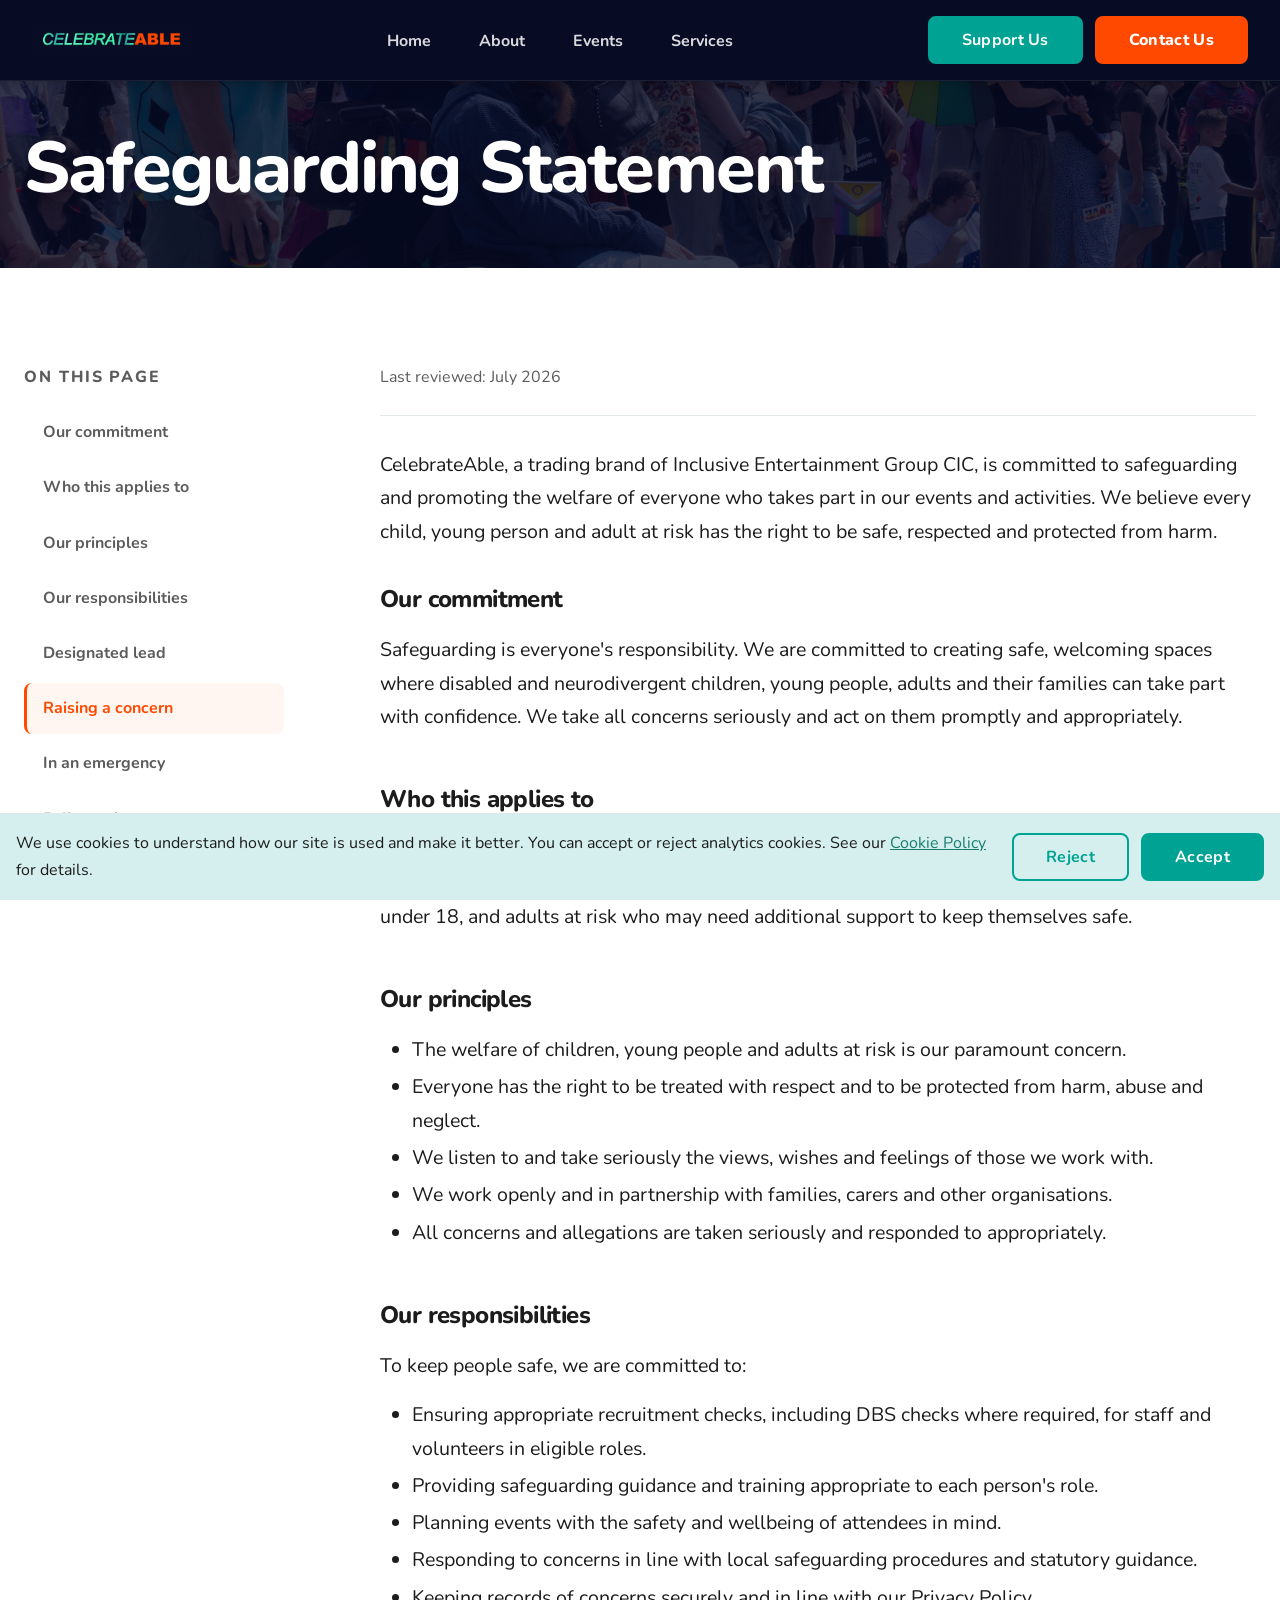
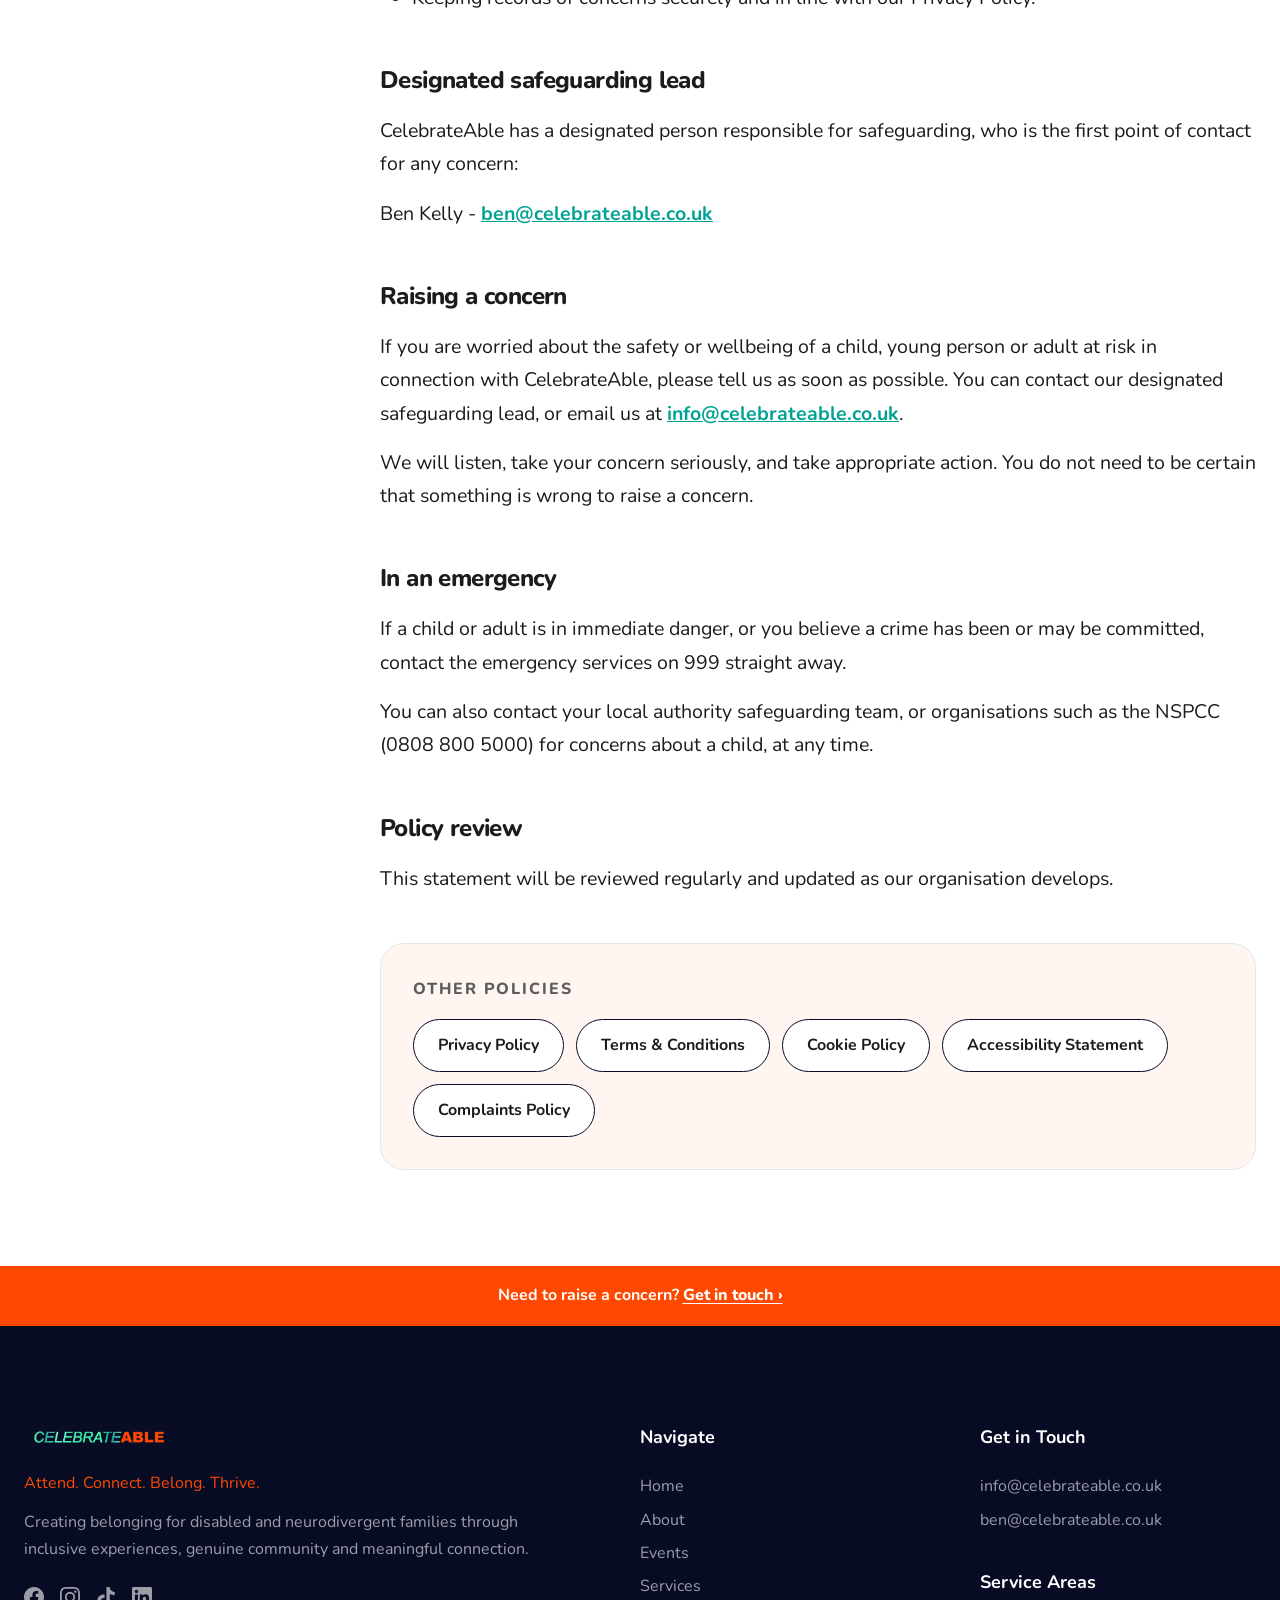
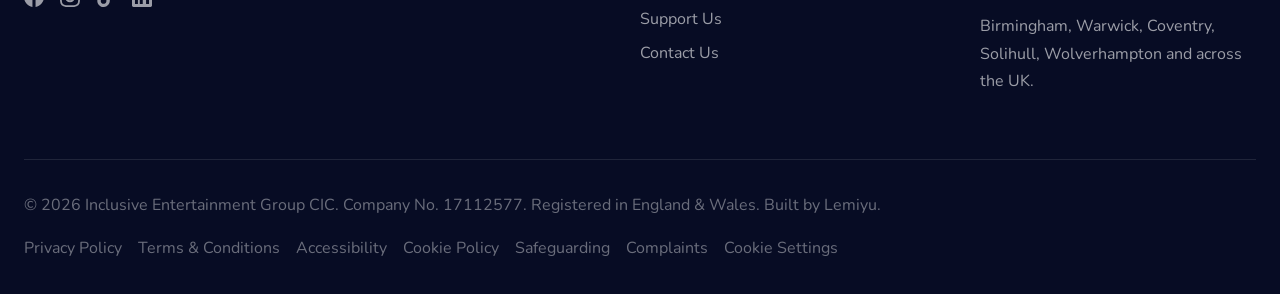
<file: safeguarding.html>
<!DOCTYPE html>
<html lang="en">
<head>
  <meta charset="UTF-8">
  <meta name="viewport" content="width=device-width, initial-scale=1.0">



  <title>Safeguarding Statement — CelebrateAble</title>
  <meta name="description" content="CelebrateAble's commitment to safeguarding children, young people and adults at risk across our events and activities.">
  <meta name="robots" content="noindex, nofollow">
  <link rel="canonical" href="https://celebrateable.co.uk/safeguarding.html">
  <meta property="og:title" content="Safeguarding Statement — CelebrateAble">
  <meta property="og:description" content="Our commitment to safeguarding.">
  <meta property="og:image" content="https://celebrateable.co.uk/assets/images/og-image.jpg">
  <meta property="og:image:width" content="1200">
  <meta property="og:image:height" content="630">
  <meta property="og:url" content="https://celebrateable.co.uk/safeguarding.html">
  <meta property="og:type" content="website">
  <link rel="icon" type="image/webp" href="../assets/images/celebrateable-favicon.webp">
  <link rel="apple-touch-icon" href="../assets/images/celebrateable-favicon.webp">
  <link rel="preconnect" href="https://fonts.googleapis.com">
  <link rel="preconnect" href="https://fonts.gstatic.com" crossorigin>
  <link href="https://fonts.googleapis.com/css2?family=Nunito:wght@400;600;700;800&display=swap" rel="stylesheet">
  <link rel="stylesheet" href="../assets/css/base.css">
</head>
<body>

  <!-- NAV -->
  <header>
    <nav class="lmy-nav" aria-label="Main navigation" id="main-nav">
      <div class="lmy-nav__inner">
        <a href="../index.html" class="lmy-nav__logo" aria-label="CelebrateAble home">
          <img src="../assets/images/celebrateable-logo.webp" alt="CelebrateAble" width="200" height="34">
        </a>
        <ul class="lmy-nav__links" id="nav-links" role="list">
          <li><a href="../index.html">Home</a></li>
          <li><a href="about.html">About</a></li>
          <li><a href="events.html">Events</a></li>
          <li><a href="services.html">Services</a></li>
          <!-- Signpost is hidden for now 
          <li><a href="signposting.html">Get Support</a></li>
          -->
        </ul>
        <div class="lmy-nav__cta">
          <a href="support.html" class="lmy-button lmy-button--primary">Support Us</a>
          <a href="contact.html" class="lmy-button lmy-button--accent">Contact Us</a>
        </div>
        <button class="lmy-nav__toggle" id="nav-toggle" aria-expanded="false" aria-controls="mobile-menu" aria-label="Open navigation menu" type="button">
          <span></span><span></span><span></span>
        </button>
      </div>
      <div class="lmy-nav__mobile-menu" id="mobile-menu" role="navigation" aria-label="Mobile navigation">
        <a href="../index.html">Home</a>
        <a href="about.html">About</a>
        <a href="events.html">Events</a>
        <a href="services.html">Services</a>
        <!-- Signpost is hidden for now 
        <a href="signposting.html">Get Support</a>
        -->
        <div class="lmy-nav__mobile-cta">
          <a href="support.html" class="lmy-button lmy-button--secondary">Support Us</a>
          <a href="contact.html" class="lmy-button lmy-button--accent">Contact Us</a>
        </div>
      </div>
    </nav>
  </header>

  <main>

    <!-- ===== PAGE HEADER — compact dark band ===== -->
    <section class="lmy-page-header" aria-labelledby="hero-heading">
      <div class="lmy-container">
        <h1 id="hero-heading">Safeguarding Statement</h1>
      </div>
    </section>


    <!-- ===== LEGAL CONTENT — white ===== -->
    <section class="lmy-section" aria-label="Safeguarding statement content">
      <div class="lmy-container">
        <div class="lmy-legal-layout">

          <!-- Jump nav -->
          <nav class="lmy-legal-nav" id="legal-nav" aria-label="On this page">
            <p class="lmy-legal-nav__label">On this page</p>
            <ul role="list">
              <li><a href="#commitment">Our commitment</a></li>
              <li><a href="#scope">Who this applies to</a></li>
              <li><a href="#principles">Our principles</a></li>
              <li><a href="#responsibilities">Our responsibilities</a></li>
              <li><a href="#lead">Designated lead</a></li>
              <li><a href="#concerns">Raising a concern</a></li>
              <li><a href="#emergency">In an emergency</a></li>
              <li><a href="#review">Policy review</a></li>
            </ul>
          </nav>

          <!-- Content -->
          <div class="lmy-legal">



            <p class="lmy-legal__meta">Last reviewed: July 2026</p>

            <p>CelebrateAble, a trading brand of Inclusive Entertainment Group CIC, is committed to safeguarding and promoting the welfare of everyone who takes part in our events and activities. We believe every child, young person and adult at risk has the right to be safe, respected and protected from harm.<br><br></p>

            <section class="lmy-legal__section" id="commitment">
              <h2>Our commitment</h2>
              <p>Safeguarding is everyone's responsibility. We are committed to creating safe, welcoming spaces where disabled and neurodivergent children, young people, adults and their families can take part with confidence. We take all concerns seriously and act on them promptly and appropriately.</p>
            </section>

            <section class="lmy-legal__section" id="scope">
              <h2>Who this applies to</h2>
              <p>This statement applies to everyone involved in CelebrateAble's work, including staff, volunteers, contractors and partners, and to all our events and activities. It covers children and young people under 18, and adults at risk who may need additional support to keep themselves safe.</p>
            </section>

            <section class="lmy-legal__section" id="principles">
              <h2>Our principles</h2>
              <ul>
                <li>The welfare of children, young people and adults at risk is our paramount concern.</li>
                <li>Everyone has the right to be treated with respect and to be protected from harm, abuse and neglect.</li>
                <li>We listen to and take seriously the views, wishes and feelings of those we work with.</li>
                <li>We work openly and in partnership with families, carers and other organisations.</li>
                <li>All concerns and allegations are taken seriously and responded to appropriately.</li>
              </ul>
            </section>

            <section class="lmy-legal__section" id="responsibilities">
              <h2>Our responsibilities</h2>
              <p>To keep people safe, we are committed to:</p>
              <ul>
                <li>Ensuring appropriate recruitment checks, including DBS checks where required, for staff and volunteers in eligible roles.</li>
                <li>Providing safeguarding guidance and training appropriate to each person's role.</li>
                <li>Planning events with the safety and wellbeing of attendees in mind.</li>
                <li>Responding to concerns in line with local safeguarding procedures and statutory guidance.</li>
                <li>Keeping records of concerns securely and in line with our Privacy Policy.</li>
              </ul>
            </section>

            <section class="lmy-legal__section" id="lead">
              <h2>Designated safeguarding lead</h2>
              <p>CelebrateAble has a designated person responsible for safeguarding, who is the first point of contact for any concern:</p>
              <p>Ben Kelly - <a href="mailto:ben@celebrateable.co.uk">ben@celebrateable.co.uk</a></p>
            </section>

            <section class="lmy-legal__section" id="concerns">
              <h2>Raising a concern</h2>
              <p>If you are worried about the safety or wellbeing of a child, young person or adult at risk in connection with CelebrateAble, please tell us as soon as possible. You can contact our designated safeguarding lead, or email us at <a href="mailto:info@celebrateable.co.uk">info@celebrateable.co.uk</a>.</p>
              <p>We will listen, take your concern seriously, and take appropriate action. You do not need to be certain that something is wrong to raise a concern.</p>
            </section>

            <section class="lmy-legal__section" id="emergency">
              <h2>In an emergency</h2>
              <p>If a child or adult is in immediate danger, or you believe a crime has been or may be committed, contact the emergency services on 999 straight away.</p>
              <p>You can also contact your local authority safeguarding team, or organisations such as the NSPCC (0808 800 5000) for concerns about a child, at any time.</p>
            </section>

            <section class="lmy-legal__section" id="review">
              <h2>Policy review</h2>
              <p>This statement will be reviewed regularly and updated as our organisation develops.</em></p>
            </section>

            <!-- Other policies -->
            <div class="lmy-other-policies">
              <p class="lmy-other-policies__label">Other policies</p>
              <div class="lmy-other-policies__links">
                <a href="privacy.html">Privacy Policy</a>
                <a href="terms.html">Terms &amp; Conditions</a>
                <a href="cookies.html">Cookie Policy</a>
                <a href="accessibility.html">Accessibility Statement</a>
                <a href="complaints.html">Complaints Policy</a>
              </div>
            </div>

          </div>

        </div>
      </div>
    </section>


  </main>

  <!-- ORANGE CTA BAR -->
  <div class="lmy-cta-bar" role="complementary" aria-label="Quick contact link">
    <div class="lmy-cta-bar__inner">
      <p>Need to raise a concern? <a href="contact.html">Get in touch &rsaquo;</a></p>
    </div>
  </div>

<!-- FOOTER -->
  <footer class="lmy-footer" aria-label="Site footer">
    <div class="lmy-container">
      <div class="lmy-footer__inner">
        <div class="lmy-footer__brand">
          <img src="../assets/images/celebrateable-logo.webp" alt="CelebrateAble" class="lmy-footer__logo" width="200" height="32">
          <p style="color: var(--lmy-color-brand-accent);">Attend. Connect. Belong. Thrive.</p>
          <p>Creating belonging for disabled and neurodivergent families through inclusive experiences, genuine community and meaningful connection.</p>
          <div class="lmy-footer__social" aria-label="Social media links">
            <a href="https://facebook.com/profile.php?id=61583597405383" aria-label="Facebook" rel="noopener noreferrer" target="_blank"><svg xmlns="http://www.w3.org/2000/svg" width="20" height="20" fill="currentColor" viewBox="0 0 24 24" aria-hidden="true"><path d="M24 12.073c0-6.627-5.373-12-12-12s-12 5.373-12 12c0 5.99 4.388 10.954 10.125 11.854v-8.385H7.078v-3.47h3.047V9.43c0-3.007 1.792-4.669 4.533-4.669 1.312 0 2.686.235 2.686.235v2.953H15.83c-1.491 0-1.956.925-1.956 1.874v2.25h3.328l-.532 3.47h-2.796v8.385C19.612 23.027 24 18.062 24 12.073z"/></svg></a>
            <a href="https://instagram.com/CelebrateAbleUK" aria-label="Instagram" rel="noopener noreferrer" target="_blank"><svg xmlns="http://www.w3.org/2000/svg" width="20" height="20" fill="currentColor" viewBox="0 0 24 24" aria-hidden="true"><path d="M12 2.163c3.204 0 3.584.012 4.85.07 3.252.148 4.771 1.691 4.919 4.919.058 1.265.069 1.645.069 4.849 0 3.205-.012 3.584-.069 4.849-.149 3.225-1.664 4.771-4.919 4.919-1.266.058-1.644.07-4.85.07-3.204 0-3.584-.012-4.849-.07-3.26-.149-4.771-1.699-4.919-4.92-.058-1.265-.07-1.644-.07-4.849 0-3.204.013-3.583.07-4.849.149-3.227 1.664-4.771 4.919-4.919 1.266-.057 1.645-.069 4.849-.069zM12 0C8.741 0 8.333.014 7.053.072 2.695.272.273 2.69.073 7.052.014 8.333 0 8.741 0 12c0 3.259.014 3.668.072 4.948.2 4.358 2.618 6.78 6.98 6.98C8.333 23.986 8.741 24 12 24c3.259 0 3.668-.014 4.948-.072 4.354-.2 6.782-2.618 6.979-6.98.059-1.28.073-1.689.073-4.948 0-3.259-.014-3.667-.072-4.947-.196-4.354-2.617-6.78-6.979-6.98C15.668.014 15.259 0 12 0zm0 5.838a6.162 6.162 0 100 12.324 6.162 6.162 0 000-12.324zM12 16a4 4 0 110-8 4 4 0 010 8zm6.406-11.845a1.44 1.44 0 100 2.881 1.44 1.44 0 000-2.881z"/></svg></a>
            <a href="https://tiktok.com/@celebrateableuk" aria-label="TikTok" rel="noopener noreferrer" target="_blank"><svg xmlns="http://www.w3.org/2000/svg" width="20" height="20" fill="currentColor" viewBox="0 0 24 24" aria-hidden="true"><path d="M12.525.02c1.31-.02 2.61-.01 3.91-.02.08 1.53.63 3.09 1.75 4.17 1.12 1.11 2.7 1.62 4.24 1.79v4.03c-1.44-.05-2.89-.35-4.2-.97-.57-.26-1.1-.59-1.62-.93-.01 2.92.01 5.84-.02 8.75-.08 1.4-.54 2.79-1.35 3.94-1.31 1.92-3.58 3.17-5.91 3.21-1.43.08-2.86-.31-4.08-1.03-2.02-1.19-3.44-3.37-3.65-5.71-.02-.5-.03-1-.01-1.49.18-1.9 1.12-3.72 2.58-4.96 1.66-1.44 3.98-2.13 6.15-1.72.02 1.48-.04 2.96-.04 4.44-.99-.32-2.15-.23-3.02.37-.63.41-1.11 1.04-1.36 1.75-.21.51-.15 1.07-.14 1.61.24 1.64 1.82 3.02 3.5 2.87 1.12-.01 2.19-.66 2.77-1.61.19-.33.4-.67.41-1.06.1-1.79.06-3.57.07-5.36.01-4.03-.01-8.05.02-12.07z"/></svg></a>
            <a href="https://linkedin.com/company/celebrateableuk" aria-label="LinkedIn" rel="noopener noreferrer" target="_blank"><svg xmlns="http://www.w3.org/2000/svg" width="20" height="20" fill="currentColor" viewBox="0 0 24 24" aria-hidden="true"><path d="M20.447 20.452h-3.554v-5.569c0-1.328-.027-3.037-1.852-3.037-1.853 0-2.136 1.445-2.136 2.939v5.667H9.351V9h3.414v1.561h.046c.477-.9 1.637-1.85 3.37-1.85 3.601 0 4.267 2.37 4.267 5.455v6.286zM5.337 7.433a2.062 2.062 0 01-2.063-2.065 2.064 2.064 0 112.063 2.065zm1.782 13.019H3.555V9h3.564v11.452zM22.225 0H1.771C.792 0 0 .774 0 1.729v20.542C0 23.227.792 24 1.771 24h20.451C23.2 24 24 23.227 24 22.271V1.729C24 .774 23.2 0 22.222 0h.003z"/></svg></a>
          </div>
        </div>
        <div>
          <p class="lmy-footer__heading">Navigate</p>
          <ul class="lmy-footer__links">
            <li><a href="../index.html">Home</a></li>
            <li><a href="about.html">About</a></li>
            <li><a href="events.html">Events</a></li>
            <li><a href="services.html">Services</a></li>
            <li><a href="support.html">Support Us</a></li>
            <li><a href="contact.html">Contact Us</a></li>
            <!-- Signposting removed for now 
            <li><a href="signposting.html">Get Support</a></li>
            -->
          </ul>
        </div>
        <div>
          <p class="lmy-footer__heading">Get in Touch</p>
          <ul class="lmy-footer__links">
            <li><a href="mailto:info@celebrateable.co.uk">info@celebrateable.co.uk</a></li>
            <li><a href="mailto:ben@celebrateable.co.uk">ben@celebrateable.co.uk</a></li>
          </ul>
          <p class="lmy-footer__heading lmy-footer__heading--spaced">Service Areas</p>
          <p class="lmy-footer__note">Birmingham, Warwick, Coventry, Solihull, Wolverhampton and across the UK.</p>
        </div>
      </div>
      <div class="lmy-footer__bottom">
        <p>&copy; 2026 Inclusive Entertainment Group CIC. Company No. 17112577. Registered in England &amp; Wales. Built by <a href="https://www.lemiyu.com/" rel="noopener noreferrer" target="_blank">Lemiyu</a>.</p>
        <nav class="lmy-footer__legal" aria-label="Legal pages">
          <a href="privacy.html">Privacy Policy</a>
          <a href="terms.html">Terms &amp; Conditions</a>
          <a href="accessibility.html">Accessibility</a>
          <a href="cookies.html">Cookie Policy</a>
          <a href="safeguarding.html">Safeguarding</a>
          <a href="complaints.html">Complaints</a>
          <a href="#" id="cookie-settings-link">Cookie Settings</a>
        </nav>
      </div>
    </div>
  </footer>

  <script src="../assets/js/nav.js" type="module"></script>
  <script src="../assets/js/animations.js" type="module"></script>
  <script src="../assets/js/main.js" type="module"></script>
  <script src="../assets/js/cookies.js" type="module"></script>

  <!-- COOKIE CONSENT BANNER -->
<div class="lmy-cookie-banner" id="cookie-banner" role="dialog" aria-live="polite" aria-label="Cookie consent" hidden>
  <div class="lmy-cookie-banner__inner">
    <p class="lmy-cookie-banner__text">
      We use cookies to understand how our site is used and make it better. You can accept or reject analytics cookies. See our <a href="cookies.html">Cookie Policy</a> for details.
    </p>
    <div class="lmy-cookie-banner__actions">
      <button type="button" class="lmy-button lmy-button--secondary" id="cookie-reject">Reject</button>
      <button type="button" class="lmy-button lmy-button--primary" id="cookie-accept">Accept</button>
    </div>
  </div>
</div>

</body>
</html>
</file>
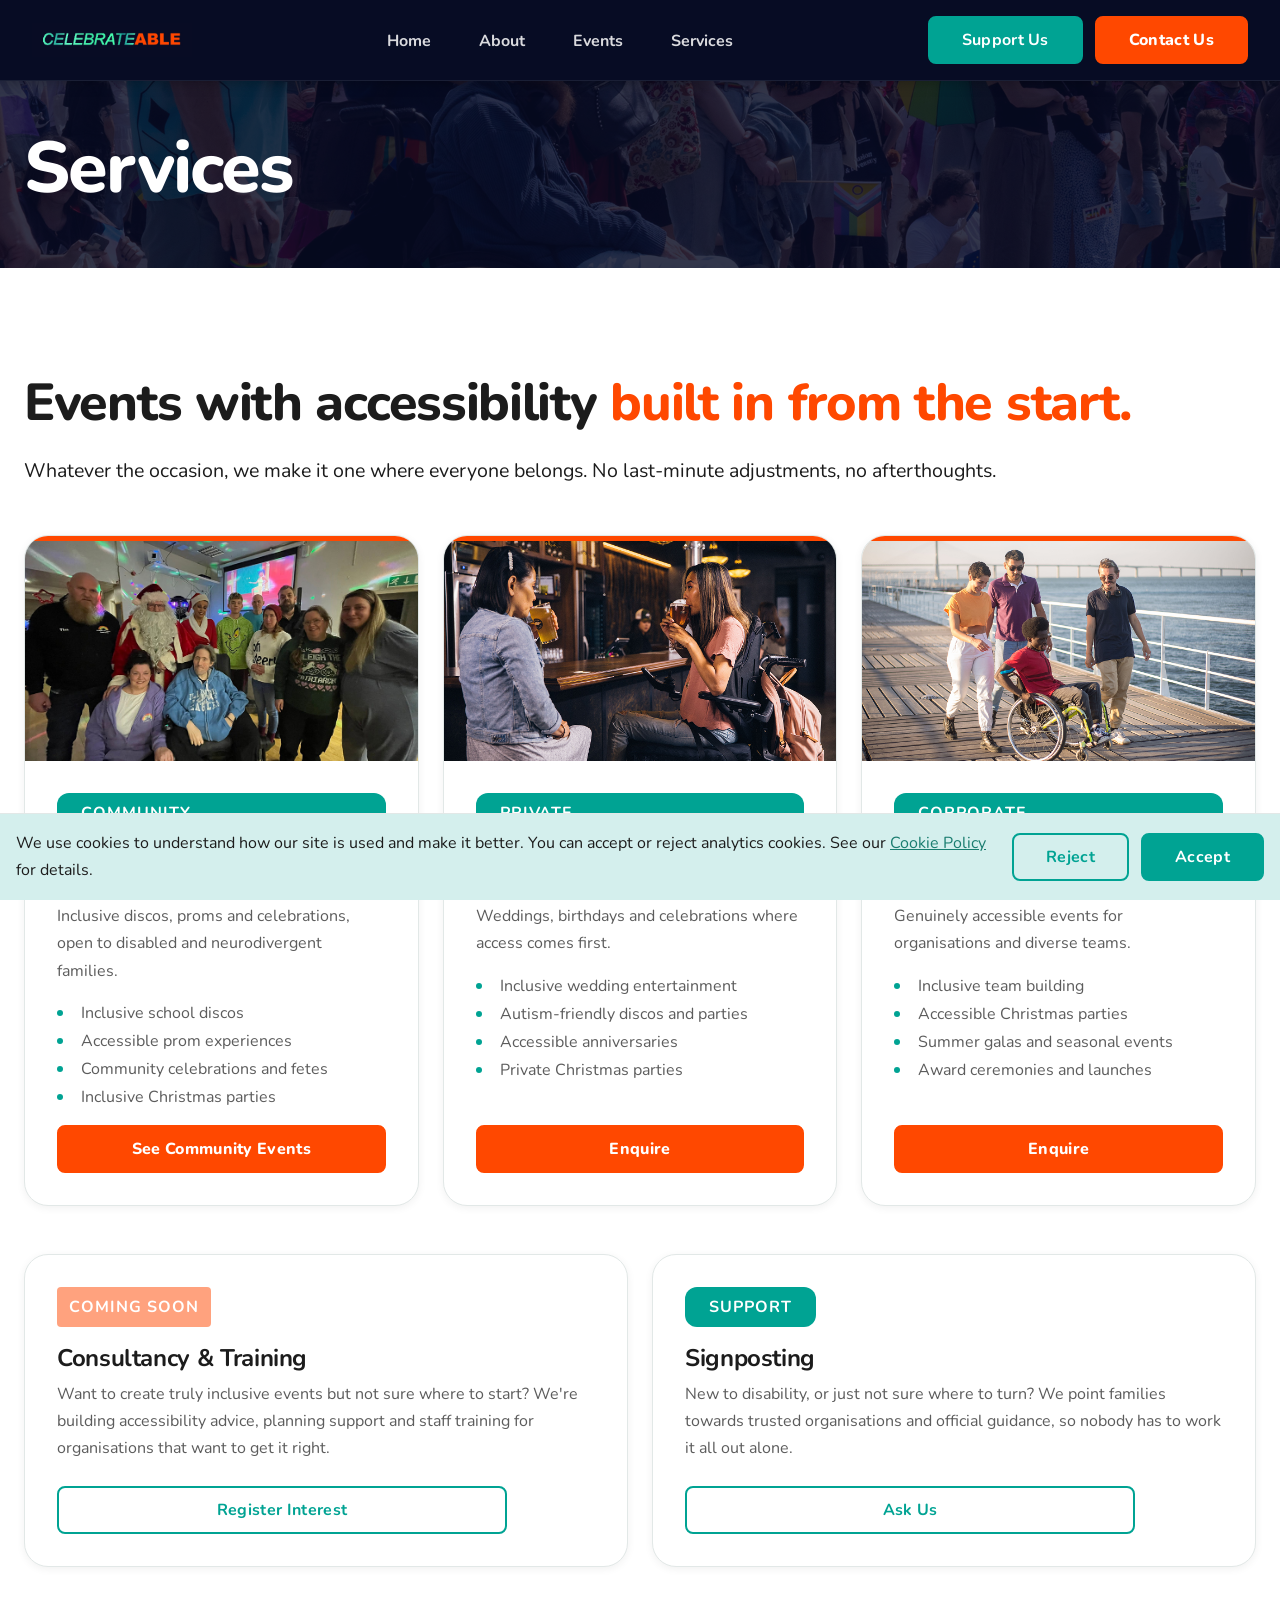
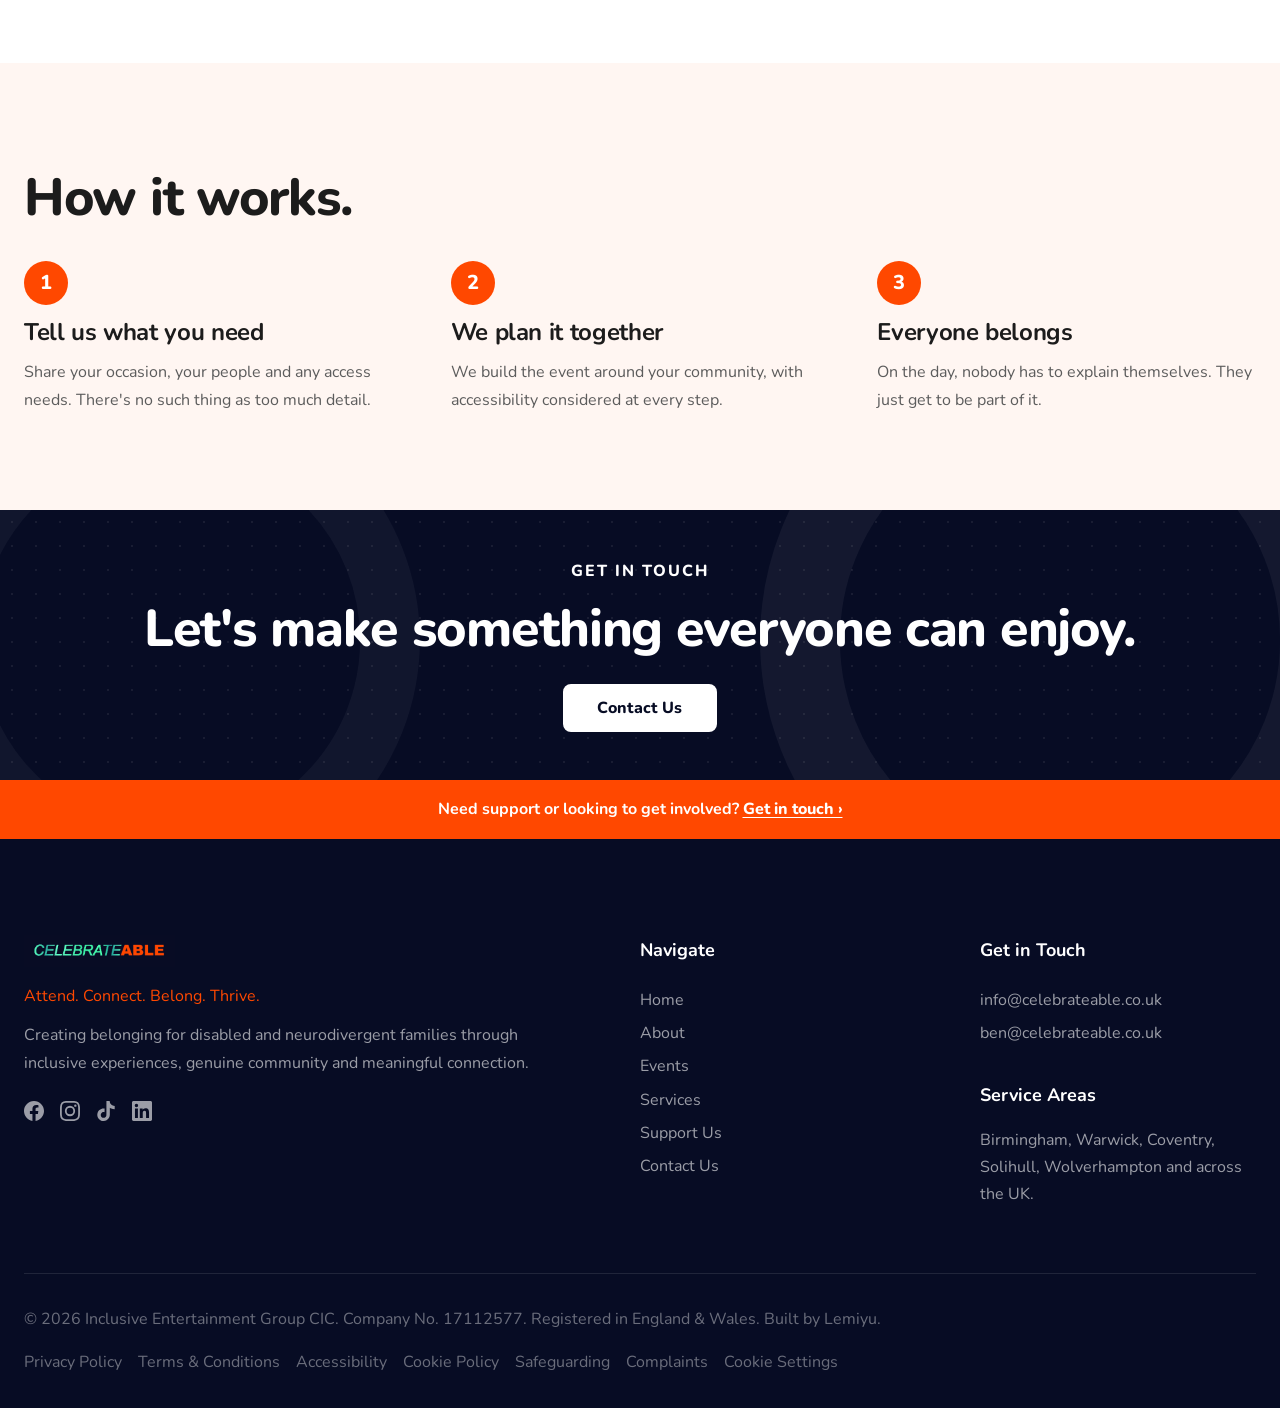
<file: services.html>
<!DOCTYPE html>
<html lang="en">
<head>
  <meta charset="UTF-8">
  <meta name="viewport" content="width=device-width, initial-scale=1.0">




  <title>Services — CelebrateAble</title>
  <meta name="description" content="Inclusive community, private and corporate events with accessibility built in from the start. Plus consultancy and training for organisations that want to get it right.">
  <meta name="robots" content="index, follow">
  <link rel="canonical" href="https://celebrateable.co.uk/services.html">
  <meta property="og:title" content="Services — CelebrateAble">
  <meta property="og:description" content="Inclusive events with accessibility built in from the start.">
  <meta property="og:image" content="https://celebrateable.co.uk/assets/images/og-image.jpg">
  <meta property="og:image:width" content="1200">
  <meta property="og:image:height" content="630">
  <meta property="og:url" content="https://celebrateable.co.uk/services.html">
  <meta property="og:type" content="website">
  <link rel="icon" type="image/webp" href="../assets/images/celebrateable-favicon.webp">
  <link rel="apple-touch-icon" href="../assets/images/celebrateable-favicon.webp">
  <link rel="preconnect" href="https://fonts.googleapis.com">
  <link rel="preconnect" href="https://fonts.gstatic.com" crossorigin>
  <link href="https://fonts.googleapis.com/css2?family=Nunito:wght@400;600;700;800&display=swap" rel="stylesheet">
  <link rel="stylesheet" href="../assets/css/base.css">
</head>
<body>

  <!-- NAV -->
  <header>
    <nav class="lmy-nav" aria-label="Main navigation" id="main-nav">
      <div class="lmy-nav__inner">
        <a href="../index.html" class="lmy-nav__logo" aria-label="CelebrateAble home">
          <img src="../assets/images/celebrateable-logo.webp" alt="CelebrateAble" width="200" height="34">
        </a>
        <ul class="lmy-nav__links" id="nav-links" role="list">
          <li><a href="../index.html">Home</a></li>
          <li><a href="about.html">About</a></li>
          <li><a href="events.html">Events</a></li>
          <li><a href="services.html">Services</a></li>
          <!-- Signpost is hidden for now 
          <li><a href="signposting.html">Get Support</a></li>
          -->
        </ul>
        <div class="lmy-nav__cta">
          <a href="support.html" class="lmy-button lmy-button--primary">Support Us</a>
          <a href="contact.html" class="lmy-button lmy-button--accent">Contact Us</a>
        </div>
        <button class="lmy-nav__toggle" id="nav-toggle" aria-expanded="false" aria-controls="mobile-menu" aria-label="Open navigation menu" type="button">
          <span></span><span></span><span></span>
        </button>
      </div>
      <div class="lmy-nav__mobile-menu" id="mobile-menu" role="navigation" aria-label="Mobile navigation">
        <a href="../index.html">Home</a>
        <a href="about.html">About</a>
        <a href="events.html">Events</a>
        <a href="services.html">Services</a>
        <!-- Signpost is hidden for now 
        <a href="signposting.html">Get Support</a>
        -->
        <div class="lmy-nav__mobile-cta">
          <a href="support.html" class="lmy-button lmy-button--secondary">Support Us</a>
          <a href="contact.html" class="lmy-button lmy-button--accent">Contact Us</a>
        </div>
      </div>
    </nav>
  </header>

  <main>

    <!-- ===== PAGE HEADER — compact dark band ===== -->
    <section class="lmy-page-header" aria-labelledby="hero-heading">
      <div class="lmy-container">
        <h1 id="hero-heading">Services</h1>
      </div>
    </section>



    <!-- ===== INTRO — white ===== -->
    <section class="lmy-section-bottom-half" aria-labelledby="intro-heading">
      <div class="lmy-container">
        <div class="lmy-text-left lmy-fade-in">
          <h2 id="intro-heading">Events with accessibility <em class="lmy__heading-highlight">built in from the start.</em></h2>
          <p>Whatever the occasion, we make it one where everyone belongs. No last-minute adjustments, no afterthoughts.</p>
        </div>
      </div>
    </section>


    <!-- ===== SERVICE CARDS — white ===== -->
    <section class="lmy-section-top-half" aria-labelledby="services-heading">
      <div class="lmy-container">
        <h2 id="services-heading" class="lmy-sr-only">Our services</h2>
        <div class="lmy-grid">
          <div class="lmy-service-card lmy-fade-in">
            <div class="lmy-service-card__accent"></div>
            <div class="lmy-service-card__image"><img src="../assets/images/benkelly-events2.webp" alt="Guests together at a CelebrateAble community event" loading="lazy"></div>
            <div class="lmy-service-card__body">
              <span class="lmy-badge lmy-badge--primary">Community</span>
              <h3>Community Events</h3>
              <p class="lmy-text-secondary">Inclusive discos, proms and celebrations, open to disabled and neurodivergent families.</p>
              <ul class="lmy-service-card__list" role="list">
                <li>Inclusive school discos</li>
                <li>Accessible prom experiences</li>
                <li>Community celebrations and fetes</li>
                <li>Inclusive Christmas parties</li>
              </ul>
              <a href="events.html" class="lmy-button lmy-button--accent">See Community Events</a>
            </div>
          </div>
          <div class="lmy-service-card lmy-service-card--private lmy-fade-in">
            <div class="lmy-service-card__accent"></div>
            <div class="lmy-service-card__image"><img src="../assets/images/celebrateable-3.webp" alt="Two friends enjoying a drink together, one a wheelchair user" loading="lazy"></div>
            <div class="lmy-service-card__body">
              <span class="lmy-badge lmy-badge--primary">Private</span>
              <h3>Private Events</h3>
              <p class="lmy-text-secondary">Weddings, birthdays and celebrations where access comes first.</p>
              <ul class="lmy-service-card__list" role="list">
                <li>Inclusive wedding entertainment</li>
                <li>Autism-friendly discos and parties</li>
                <li>Accessible anniversaries</li>
                <li>Private Christmas parties</li>
              </ul>
            <a href="contact.html?subject=Private%20event" class="lmy-button lmy-button--accent">Enquire</a>
            </div>
          </div>
          <div class="lmy-service-card lmy-service-card--corporate lmy-fade-in">
            <div class="lmy-service-card__accent"></div>
            <div class="lmy-service-card__image"><img src="../assets/images/celebrateable-12.webp" alt="A group of friends walking together along a boardwalk" loading="lazy"></div>
            <div class="lmy-service-card__body">
              <span class="lmy-badge lmy-badge--primary">Corporate</span>
              <h3>Corporate Events</h3>
              <p class="lmy-text-secondary">Genuinely accessible events for organisations and diverse teams.</p>
              <ul class="lmy-service-card__list" role="list">
                <li>Inclusive team building</li>
                <li>Accessible Christmas parties</li>
                <li>Summer galas and seasonal events</li>
                <li>Award ceremonies and launches</li>
              </ul>
              <a href="contact.html?subject=Corporate%20event" class="lmy-button lmy-button--accent">Enquire</a>
            </div>
          </div>
        </div>

        <div class="lmy-mt-2xl">
          <div class="lmy-support-row">
            <div class="lmy-consult lmy-fade-in">
              <div class="lmy-consult__text">
                <span class="lmy-badge lmy-badge--accent">Coming soon</span>
                <h3 id="consult-heading">Consultancy &amp; Training</h3>
                <p>Want to create truly inclusive events but not sure where to start? We're building accessibility advice, planning support and staff training for organisations that want to get it right.</p>
              </div>
                <a href="contact.html?subject=Consultancy%20or%20training" class="lmy-button lmy-button--secondary lmy-width-auto">Register Interest</a>            </div>
            <div class="lmy-consult lmy-fade-in">
              <div class="lmy-consult__text">
                <span class="lmy-badge lmy-badge--primary">Support</span>
                <h3 id="signpost-heading">Signposting</h3>
                <p>New to disability, or just not sure where to turn? We point families towards trusted organisations and official guidance, so nobody has to work it all out alone.</p>
              </div>
              <a href="contact.html?subject=Signposting%20or%20support" class="lmy-button lmy-button--secondary lmy-width-auto">Ask Us</a>            </div>
          </div>
        </div>
      </div>
    </section>


    <!-- ===== HOW IT WORKS — white ===== -->
    <section class="lmy-section lmy-section--alt-orange" aria-labelledby="how-heading">
      <div class="lmy-container">
        <div class="lmy-section-header lmy-text-left lmy-fade-in">
          <h2 id="how-heading">How it works.</h2>
        </div>
        <div class="lmy-steps lmy-fade-in">
          <div class="lmy-step">
            <span class="lmy-step__num" aria-hidden="true">1</span>
            <h3>Tell us what you need</h3>
            <p>Share your occasion, your people and any access needs. There's no such thing as too much detail.</p>
          </div>
          <div class="lmy-step">
            <span class="lmy-step__num" aria-hidden="true">2</span>
            <h3>We plan it together</h3>
            <p>We build the event around your community, with accessibility considered at every step.</p>
          </div>
          <div class="lmy-step">
            <span class="lmy-step__num" aria-hidden="true">3</span>
            <h3>Everyone belongs</h3>
            <p>On the day, nobody has to explain themselves. They just get to be part of it.</p>
          </div>
        </div>
      </div>
    </section>




    <!-- ===== COMMUNITY CTA — bold navy ===== -->
    <section class="lmy-section--blue lmy-section--blue-thin lmy-community-section" aria-labelledby="community-heading">
      <div class="lmy-community-ring" aria-hidden="true"></div>
      <div class="lmy-container">
        <div class="lmy-community-inner lmy-fade-in">
          <p class="lmy-section-label">Get in touch</p>
          <h2 id="community-heading">Let's make something everyone can enjoy.</h2>
          <a href="contact.html" class="lmy-button lmy-button--blue">Contact Us</a>
        </div>
      </div>
    </section>



  </main>

  <!-- ORANGE CTA BAR -->
  <div class="lmy-cta-bar" role="complementary" aria-label="Quick support link">
    <div class="lmy-cta-bar__inner">
      <p>Need support or looking to get involved? <a href="contact.html">Get in touch &rsaquo;</a></p>
    </div>
  </div>

<!-- FOOTER -->
  <footer class="lmy-footer" aria-label="Site footer">
    <div class="lmy-container">
      <div class="lmy-footer__inner">
        <div class="lmy-footer__brand">
          <img src="../assets/images/celebrateable-logo.webp" alt="CelebrateAble" class="lmy-footer__logo" width="200" height="32">
          <p style="color: var(--lmy-color-brand-accent);">Attend. Connect. Belong. Thrive.</p>
          <p>Creating belonging for disabled and neurodivergent families through inclusive experiences, genuine community and meaningful connection.</p>
          <div class="lmy-footer__social" aria-label="Social media links">
            <a href="https://facebook.com/profile.php?id=61583597405383" aria-label="Facebook" rel="noopener noreferrer" target="_blank"><svg xmlns="http://www.w3.org/2000/svg" width="20" height="20" fill="currentColor" viewBox="0 0 24 24" aria-hidden="true"><path d="M24 12.073c0-6.627-5.373-12-12-12s-12 5.373-12 12c0 5.99 4.388 10.954 10.125 11.854v-8.385H7.078v-3.47h3.047V9.43c0-3.007 1.792-4.669 4.533-4.669 1.312 0 2.686.235 2.686.235v2.953H15.83c-1.491 0-1.956.925-1.956 1.874v2.25h3.328l-.532 3.47h-2.796v8.385C19.612 23.027 24 18.062 24 12.073z"/></svg></a>
            <a href="https://instagram.com/CelebrateAbleUK" aria-label="Instagram" rel="noopener noreferrer" target="_blank"><svg xmlns="http://www.w3.org/2000/svg" width="20" height="20" fill="currentColor" viewBox="0 0 24 24" aria-hidden="true"><path d="M12 2.163c3.204 0 3.584.012 4.85.07 3.252.148 4.771 1.691 4.919 4.919.058 1.265.069 1.645.069 4.849 0 3.205-.012 3.584-.069 4.849-.149 3.225-1.664 4.771-4.919 4.919-1.266.058-1.644.07-4.85.07-3.204 0-3.584-.012-4.849-.07-3.26-.149-4.771-1.699-4.919-4.92-.058-1.265-.07-1.644-.07-4.849 0-3.204.013-3.583.07-4.849.149-3.227 1.664-4.771 4.919-4.919 1.266-.057 1.645-.069 4.849-.069zM12 0C8.741 0 8.333.014 7.053.072 2.695.272.273 2.69.073 7.052.014 8.333 0 8.741 0 12c0 3.259.014 3.668.072 4.948.2 4.358 2.618 6.78 6.98 6.98C8.333 23.986 8.741 24 12 24c3.259 0 3.668-.014 4.948-.072 4.354-.2 6.782-2.618 6.979-6.98.059-1.28.073-1.689.073-4.948 0-3.259-.014-3.667-.072-4.947-.196-4.354-2.617-6.78-6.979-6.98C15.668.014 15.259 0 12 0zm0 5.838a6.162 6.162 0 100 12.324 6.162 6.162 0 000-12.324zM12 16a4 4 0 110-8 4 4 0 010 8zm6.406-11.845a1.44 1.44 0 100 2.881 1.44 1.44 0 000-2.881z"/></svg></a>
            <a href="https://tiktok.com/@celebrateableuk" aria-label="TikTok" rel="noopener noreferrer" target="_blank"><svg xmlns="http://www.w3.org/2000/svg" width="20" height="20" fill="currentColor" viewBox="0 0 24 24" aria-hidden="true"><path d="M12.525.02c1.31-.02 2.61-.01 3.91-.02.08 1.53.63 3.09 1.75 4.17 1.12 1.11 2.7 1.62 4.24 1.79v4.03c-1.44-.05-2.89-.35-4.2-.97-.57-.26-1.1-.59-1.62-.93-.01 2.92.01 5.84-.02 8.75-.08 1.4-.54 2.79-1.35 3.94-1.31 1.92-3.58 3.17-5.91 3.21-1.43.08-2.86-.31-4.08-1.03-2.02-1.19-3.44-3.37-3.65-5.71-.02-.5-.03-1-.01-1.49.18-1.9 1.12-3.72 2.58-4.96 1.66-1.44 3.98-2.13 6.15-1.72.02 1.48-.04 2.96-.04 4.44-.99-.32-2.15-.23-3.02.37-.63.41-1.11 1.04-1.36 1.75-.21.51-.15 1.07-.14 1.61.24 1.64 1.82 3.02 3.5 2.87 1.12-.01 2.19-.66 2.77-1.61.19-.33.4-.67.41-1.06.1-1.79.06-3.57.07-5.36.01-4.03-.01-8.05.02-12.07z"/></svg></a>
            <a href="https://linkedin.com/company/celebrateableuk" aria-label="LinkedIn" rel="noopener noreferrer" target="_blank"><svg xmlns="http://www.w3.org/2000/svg" width="20" height="20" fill="currentColor" viewBox="0 0 24 24" aria-hidden="true"><path d="M20.447 20.452h-3.554v-5.569c0-1.328-.027-3.037-1.852-3.037-1.853 0-2.136 1.445-2.136 2.939v5.667H9.351V9h3.414v1.561h.046c.477-.9 1.637-1.85 3.37-1.85 3.601 0 4.267 2.37 4.267 5.455v6.286zM5.337 7.433a2.062 2.062 0 01-2.063-2.065 2.064 2.064 0 112.063 2.065zm1.782 13.019H3.555V9h3.564v11.452zM22.225 0H1.771C.792 0 0 .774 0 1.729v20.542C0 23.227.792 24 1.771 24h20.451C23.2 24 24 23.227 24 22.271V1.729C24 .774 23.2 0 22.222 0h.003z"/></svg></a>
          </div>
        </div>
        <div>
          <p class="lmy-footer__heading">Navigate</p>
          <ul class="lmy-footer__links">
            <li><a href="../index.html">Home</a></li>
            <li><a href="about.html">About</a></li>
            <li><a href="events.html">Events</a></li>
            <li><a href="services.html">Services</a></li>
            <li><a href="support.html">Support Us</a></li>
            <li><a href="contact.html">Contact Us</a></li>
            <!-- Signposting removed for now 
            <li><a href="signposting.html">Get Support</a></li>
            -->
          </ul>
        </div>
        <div>
          <p class="lmy-footer__heading">Get in Touch</p>
          <ul class="lmy-footer__links">
            <li><a href="mailto:info@celebrateable.co.uk">info@celebrateable.co.uk</a></li>
            <li><a href="mailto:ben@celebrateable.co.uk">ben@celebrateable.co.uk</a></li>
          </ul>
          <p class="lmy-footer__heading lmy-footer__heading--spaced">Service Areas</p>
          <p class="lmy-footer__note">Birmingham, Warwick, Coventry, Solihull, Wolverhampton and across the UK.</p>
        </div>
      </div>
      <div class="lmy-footer__bottom">
        <p>&copy; 2026 Inclusive Entertainment Group CIC. Company No. 17112577. Registered in England &amp; Wales. Built by <a href="https://www.lemiyu.com/" rel="noopener noreferrer" target="_blank">Lemiyu</a>.</p>
        <nav class="lmy-footer__legal" aria-label="Legal pages">
          <a href="privacy.html">Privacy Policy</a>
          <a href="terms.html">Terms &amp; Conditions</a>
          <a href="accessibility.html">Accessibility</a>
          <a href="cookies.html">Cookie Policy</a>
          <a href="safeguarding.html">Safeguarding</a>
          <a href="complaints.html">Complaints</a>
          <a href="#" id="cookie-settings-link">Cookie Settings</a>
        </nav>
      </div>
    </div>
  </footer>

  <script src="../assets/js/nav.js" type="module"></script>
  <script src="../assets/js/animations.js" type="module"></script>
  <script src="../assets/js/main.js" type="module"></script>
  <script src="../assets/js/cookies.js" type="module"></script>

  <!-- COOKIE CONSENT BANNER -->
<div class="lmy-cookie-banner" id="cookie-banner" role="dialog" aria-live="polite" aria-label="Cookie consent" hidden>
  <div class="lmy-cookie-banner__inner">
    <p class="lmy-cookie-banner__text">
      We use cookies to understand how our site is used and make it better. You can accept or reject analytics cookies. See our <a href="cookies.html">Cookie Policy</a> for details.
    </p>
    <div class="lmy-cookie-banner__actions">
      <button type="button" class="lmy-button lmy-button--secondary" id="cookie-reject">Reject</button>
      <button type="button" class="lmy-button lmy-button--primary" id="cookie-accept">Accept</button>
    </div>
  </div>
</div>

</body>
</html>
</file>
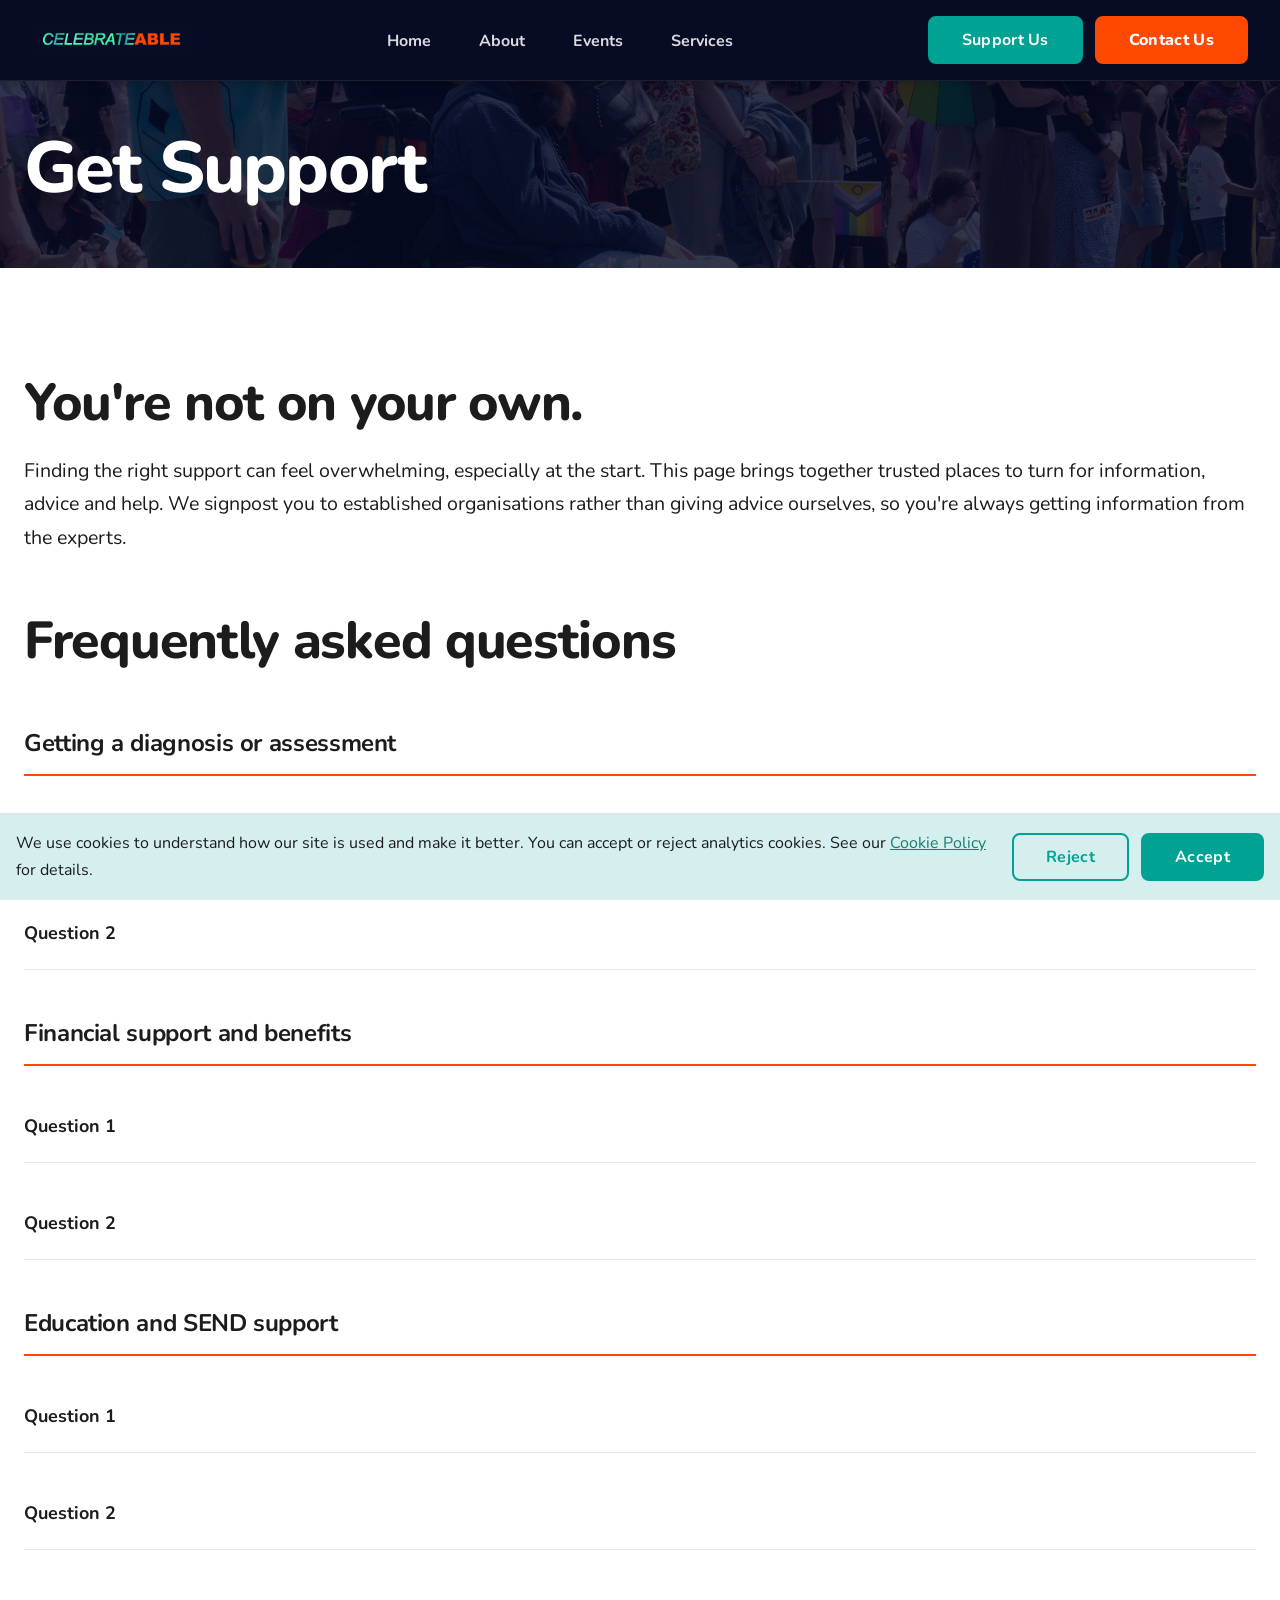
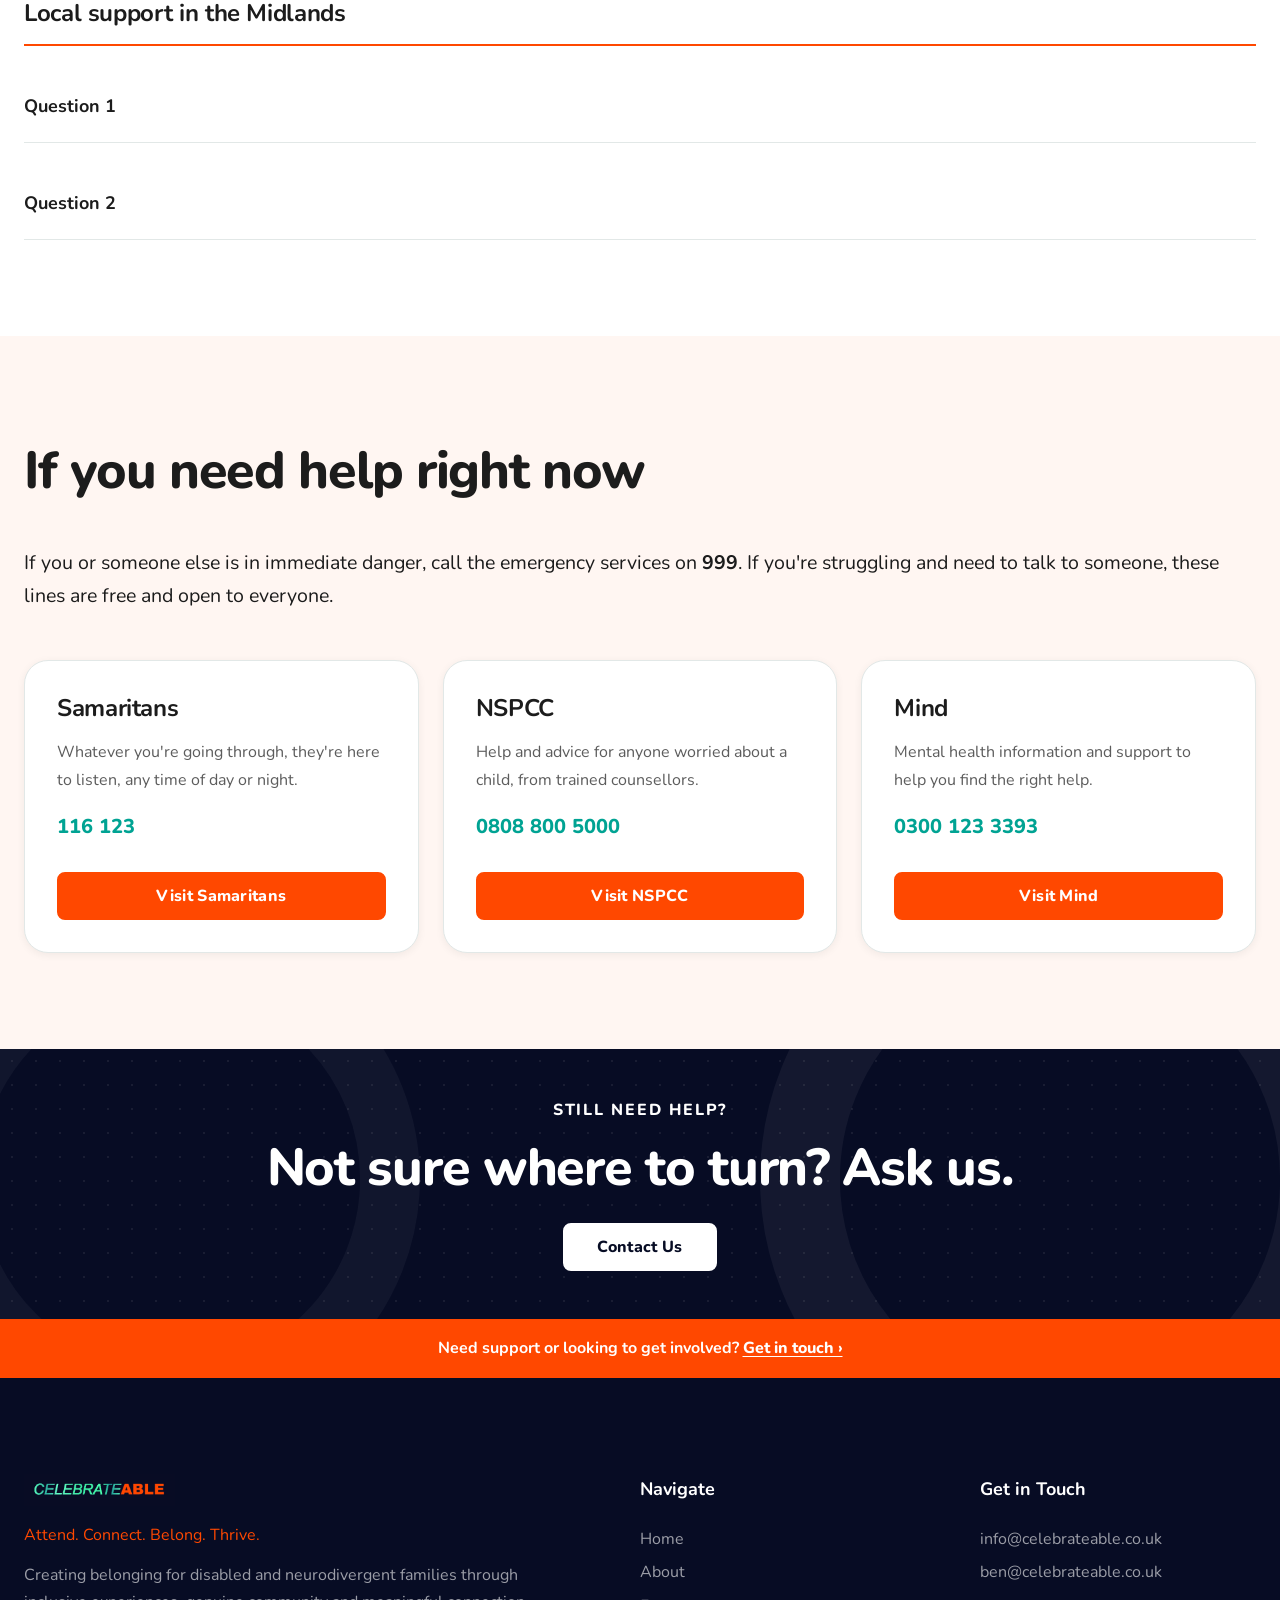
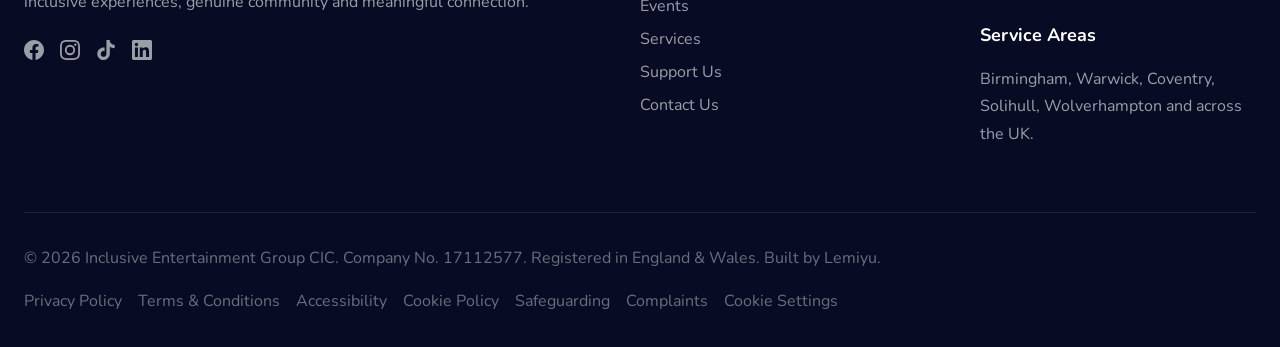
<file: signposting.html>
<!DOCTYPE html>
<html lang="en">
<head>
  <meta charset="UTF-8">
  <meta name="viewport" content="width=device-width, initial-scale=1.0">




  <title>Get Support — CelebrateAble</title>
  <meta name="description" content="Helpful answers and links for disabled and neurodivergent people and their families. CelebrateAble signposts you to trusted sources of support.">
  <meta name="robots" content="noindex, nofollow">
  <link rel="canonical" href="https://celebrateable.co.uk/signposting.html">
  <meta property="og:title" content="Get Support — CelebrateAble">
  <meta property="og:description" content="Helpful answers and links for disabled and neurodivergent families.">
  <meta property="og:image" content="https://celebrateable.co.uk/assets/images/og-image.jpg">
  <meta property="og:image:width" content="1200">
  <meta property="og:image:height" content="630">
  <meta property="og:url" content="https://celebrateable.co.uk/signposting.html">
  <meta property="og:type" content="website">

  <!-- Remove this before go live -->
  <meta name="robots" content="noindex, nofollow">

  <link rel="icon" type="image/webp" href="../assets/images/celebrateable-favicon.webp">
  <link rel="apple-touch-icon" href="../assets/images/celebrateable-favicon.webp">
  <link rel="preconnect" href="https://fonts.googleapis.com">
  <link rel="preconnect" href="https://fonts.gstatic.com" crossorigin>
  <link href="https://fonts.googleapis.com/css2?family=Nunito:wght@400;600;700;800&display=swap" rel="stylesheet">
  <link rel="stylesheet" href="../assets/css/base.css">
</head>
<body>

  <!-- NAV -->
  <header>
    <nav class="lmy-nav" aria-label="Main navigation" id="main-nav">
      <div class="lmy-nav__inner">
        <a href="../index.html" class="lmy-nav__logo" aria-label="CelebrateAble home">
          <img src="../assets/images/celebrateable-logo.webp" alt="CelebrateAble" width="200" height="34">
        </a>
        <ul class="lmy-nav__links" id="nav-links" role="list">
          <li><a href="../index.html">Home</a></li>
          <li><a href="about.html">About</a></li>
          <li><a href="events.html">Events</a></li>
          <li><a href="services.html">Services</a></li>
          <!-- Signpost is hidden for now 
          <li><a href="signposting.html">Get Support</a></li>
          -->
        </ul>
        <div class="lmy-nav__cta">
          <a href="support.html" class="lmy-button lmy-button--primary">Support Us</a>
          <a href="contact.html" class="lmy-button lmy-button--accent">Contact Us</a>
        </div>
        <button class="lmy-nav__toggle" id="nav-toggle" aria-expanded="false" aria-controls="mobile-menu" aria-label="Open navigation menu" type="button">
          <span></span><span></span><span></span>
        </button>
      </div>
      <div class="lmy-nav__mobile-menu" id="mobile-menu" role="navigation" aria-label="Mobile navigation">
        <a href="../index.html">Home</a>
        <a href="about.html">About</a>
        <a href="events.html">Events</a>
        <a href="services.html">Services</a>
        <!-- Signpost is hidden for now 
        <a href="signposting.html">Get Support</a>
        -->
        <div class="lmy-nav__mobile-cta">
          <a href="support.html" class="lmy-button lmy-button--secondary">Support Us</a>
          <a href="contact.html" class="lmy-button lmy-button--accent">Contact Us</a>
        </div>
      </div>
    </nav>
  </header>

  <main>

    <!-- ===== PAGE HEADER — compact dark band ===== -->
    <section class="lmy-page-header" aria-labelledby="hero-heading">
      <div class="lmy-container">
        <h1 id="hero-heading">Get Support</h1>
      </div>
    </section>


    <!-- ===== INTRO — white ===== -->
    <section class="lmy-section-bottom-half" aria-labelledby="intro-heading">
      <div class="lmy-container">
        <div class="lmy-text-left lmy-fade-in">
          <h2 id="intro-heading">You're not on your own.</h2>
          <p>Finding the right support can feel overwhelming, especially at the start. This page brings together trusted places to turn for information, advice and help. We signpost you to established organisations rather than giving advice ourselves, so you're always getting information from the experts.</p>
        </div>
      </div>
    </section>


    <!-- ===== FAQ CATEGORIES — white ===== -->
    <section class="lmy-section-top-half" aria-labelledby="faq-heading">
      <div class="lmy-container">
        <div class="lmy-section-header lmy-text-left lmy-fade-in">
          <h2 id="faq-heading">Frequently asked questions</h2>
        </div>

        <!-- Category 1 -->
        <div class="lmy-faq-group lmy-fade-in">
          <h3 class="lmy-faq-group__title">Getting a diagnosis or assessment</h3>
          <div class="lmy-faq lmy-stack">
            <div class="lmy-faq-item">
              <button class="lmy-faq__question" aria-expanded="false" type="button">Question 1</button>
              <div class="lmy-faq__answer" data-open="false">
                <div>
                  <div class="lmy-faq__answer-inner">
                    <p>Answer 1. [Placeholder: short, plain-language guidance and a trusted link.]</p>
                    <ul class="lmy-signpost-links">
                      <li><a href="#" rel="noopener noreferrer" target="_blank">[Resource name] &rsaquo;</a></li>
                    </ul>
                  </div>
                </div>
              </div>
            </div>
            <div class="lmy-faq-item">
              <button class="lmy-faq__question" aria-expanded="false" type="button">Question 2</button>
              <div class="lmy-faq__answer" data-open="false">
                <div>
                  <div class="lmy-faq__answer-inner">
                    <p>Answer 2. [Placeholder text.]</p>
                  </div>
                </div>
              </div>
            </div>
          </div>
        </div>

        <!-- Category 2 -->
        <div class="lmy-faq-group lmy-fade-in">
          <h3 class="lmy-faq-group__title">Financial support and benefits</h3>
          <div class="lmy-faq lmy-stack">
            <div class="lmy-faq-item">
              <button class="lmy-faq__question" aria-expanded="false" type="button">Question 1</button>
              <div class="lmy-faq__answer" data-open="false">
                <div>
                  <div class="lmy-faq__answer-inner">
                    <p>Answer 1. [Placeholder: overview of financial support and where to get free, impartial advice.]</p>
                    <ul class="lmy-signpost-links">
                      <li><a href="#" rel="noopener noreferrer" target="_blank">[Resource name] &rsaquo;</a></li>
                    </ul>
                  </div>
                </div>
              </div>
            </div>
            <div class="lmy-faq-item">
              <button class="lmy-faq__question" aria-expanded="false" type="button">Question 2</button>
              <div class="lmy-faq__answer" data-open="false">
                <div>
                  <div class="lmy-faq__answer-inner">
                    <p>Answer 2. [Placeholder text.]</p>
                  </div>
                </div>
              </div>
            </div>
          </div>
        </div>

        <!-- Category 3 -->
        <div class="lmy-faq-group lmy-fade-in">
          <h3 class="lmy-faq-group__title">Education and SEND support</h3>
          <div class="lmy-faq lmy-stack">
            <div class="lmy-faq-item">
              <button class="lmy-faq__question" aria-expanded="false" type="button">Question 1</button>
              <div class="lmy-faq__answer" data-open="false">
                <div>
                  <div class="lmy-faq__answer-inner">
                    <p>Answer 1. [Placeholder: SEND support in schools, EHCP processes, local SEND advice.]</p>
                    <ul class="lmy-signpost-links">
                      <li><a href="#" rel="noopener noreferrer" target="_blank">[Resource name] &rsaquo;</a></li>
                    </ul>
                  </div>
                </div>
              </div>
            </div>
            <div class="lmy-faq-item">
              <button class="lmy-faq__question" aria-expanded="false" type="button">Question 2</button>
              <div class="lmy-faq__answer" data-open="false">
                <div>
                  <div class="lmy-faq__answer-inner">
                    <p>Answer 2. [Placeholder text.]</p>
                  </div>
                </div>
              </div>
            </div>
          </div>
        </div>

        <!-- Category 4 -->
        <div class="lmy-faq-group lmy-fade-in">
          <h3 class="lmy-faq-group__title">Local support in the Midlands</h3>
          <div class="lmy-faq lmy-stack">
            <div class="lmy-faq-item">
              <button class="lmy-faq__question" aria-expanded="false" type="button">Question 1</button>
              <div class="lmy-faq__answer" data-open="false">
                <div>
                  <div class="lmy-faq__answer-inner">
                    <p>Answer 1. [Placeholder: local authority family information services and community groups.]</p>
                    <ul class="lmy-signpost-links">
                      <li><a href="#" rel="noopener noreferrer" target="_blank">[Resource name] &rsaquo;</a></li>
                    </ul>
                  </div>
                </div>
              </div>
            </div>
            <div class="lmy-faq-item">
              <button class="lmy-faq__question" aria-expanded="false" type="button">Question 2</button>
              <div class="lmy-faq__answer" data-open="false">
                <div>
                  <div class="lmy-faq__answer-inner">
                    <p>Answer 2. [Placeholder text.]</p>
                  </div>
                </div>
              </div>
            </div>
          </div>
        </div>

      </div>
    </section>


<!-- ===== IN A CRISIS — light warm ===== -->
    <section class="lmy-section lmy-section--alt-orange" aria-labelledby="crisis-heading">
      <div class="lmy-container">
        <div class="lmy-stack lmy-fade-in">
          <h2 id="crisis-heading">If you need help right now</h2>
          <p>If you or someone else is in immediate danger, call the emergency services on <strong>999</strong>. If you're struggling and need to talk to someone, these lines are free and open to everyone.</p>
        </div>
        <div class="lmy-grid lmy-mt-2xl">
          <div class="lmy-card lmy-crisis-card lmy-fade-in">
            <div class="lmy-card__body">
              <h3>Samaritans</h3>
              <p class="lmy-text-secondary">Whatever you're going through, they're here to listen, any time of day or night.</p>
              <p class="lmy-crisis-card__number">116 123</p>
              <a href="https://www.samaritans.org" class="lmy-button lmy-button--accent lmy-width-auto" rel="noopener noreferrer" target="_blank">Visit Samaritans</a>
            </div>
          </div>
          <div class="lmy-card lmy-crisis-card lmy-fade-in">
            <div class="lmy-card__body">
              <h3>NSPCC</h3>
              <p class="lmy-text-secondary">Help and advice for anyone worried about a child, from trained counsellors.</p>
              <p class="lmy-crisis-card__number">0808 800 5000</p>
              <a href="https://www.nspcc.org.uk" class="lmy-button lmy-button--accent lmy-width-auto" rel="noopener noreferrer" target="_blank">Visit NSPCC</a>
            </div>
          </div>
          <div class="lmy-card lmy-crisis-card lmy-fade-in">
            <div class="lmy-card__body">
              <h3>Mind</h3>
              <p class="lmy-text-secondary">Mental health information and support to help you find the right help.</p>
              <p class="lmy-crisis-card__number">0300 123 3393</p>
              <a href="https://www.mind.org.uk" class="lmy-button lmy-button--accent lmy-width-auto" rel="noopener noreferrer" target="_blank">Visit Mind</a>
            </div>
          </div>
        </div>
      </div>
    </section>


    <!-- ===== CTA — bold navy ===== -->
    <section class="lmy-section--blue lmy-section--blue-thin lmy-community-section" aria-labelledby="cta-heading">
      <div class="lmy-community-ring" aria-hidden="true"></div>
      <div class="lmy-container">
        <div class="lmy-community-inner lmy-fade-in">
          <p class="lmy-section-label">Still need help?</p>
          <h2 id="cta-heading">Not sure where to turn? Ask us.</h2>
          <a href="contact.html" class="lmy-button lmy-button--blue">Contact Us</a>
        </div>
      </div>
    </section>



  <!-- ORANGE CTA BAR -->
  <div class="lmy-cta-bar" role="complementary" aria-label="Quick support link">
    <div class="lmy-cta-bar__inner">
      <p>Need support or looking to get involved? <a href="contact.html">Get in touch &rsaquo;</a></p>
    </div>
  </div>

  </main>

<!-- FOOTER -->
  <footer class="lmy-footer" aria-label="Site footer">
    <div class="lmy-container">
      <div class="lmy-footer__inner">
        <div class="lmy-footer__brand">
          <img src="../assets/images/celebrateable-logo.webp" alt="CelebrateAble" class="lmy-footer__logo" width="200" height="32">
          <p style="color: var(--lmy-color-brand-accent);">Attend. Connect. Belong. Thrive.</p>
          <p>Creating belonging for disabled and neurodivergent families through inclusive experiences, genuine community and meaningful connection.</p>
          <div class="lmy-footer__social" aria-label="Social media links">
            <a href="https://facebook.com/profile.php?id=61583597405383" aria-label="Facebook" rel="noopener noreferrer" target="_blank"><svg xmlns="http://www.w3.org/2000/svg" width="20" height="20" fill="currentColor" viewBox="0 0 24 24" aria-hidden="true"><path d="M24 12.073c0-6.627-5.373-12-12-12s-12 5.373-12 12c0 5.99 4.388 10.954 10.125 11.854v-8.385H7.078v-3.47h3.047V9.43c0-3.007 1.792-4.669 4.533-4.669 1.312 0 2.686.235 2.686.235v2.953H15.83c-1.491 0-1.956.925-1.956 1.874v2.25h3.328l-.532 3.47h-2.796v8.385C19.612 23.027 24 18.062 24 12.073z"/></svg></a>
            <a href="https://instagram.com/CelebrateAbleUK" aria-label="Instagram" rel="noopener noreferrer" target="_blank"><svg xmlns="http://www.w3.org/2000/svg" width="20" height="20" fill="currentColor" viewBox="0 0 24 24" aria-hidden="true"><path d="M12 2.163c3.204 0 3.584.012 4.85.07 3.252.148 4.771 1.691 4.919 4.919.058 1.265.069 1.645.069 4.849 0 3.205-.012 3.584-.069 4.849-.149 3.225-1.664 4.771-4.919 4.919-1.266.058-1.644.07-4.85.07-3.204 0-3.584-.012-4.849-.07-3.26-.149-4.771-1.699-4.919-4.92-.058-1.265-.07-1.644-.07-4.849 0-3.204.013-3.583.07-4.849.149-3.227 1.664-4.771 4.919-4.919 1.266-.057 1.645-.069 4.849-.069zM12 0C8.741 0 8.333.014 7.053.072 2.695.272.273 2.69.073 7.052.014 8.333 0 8.741 0 12c0 3.259.014 3.668.072 4.948.2 4.358 2.618 6.78 6.98 6.98C8.333 23.986 8.741 24 12 24c3.259 0 3.668-.014 4.948-.072 4.354-.2 6.782-2.618 6.979-6.98.059-1.28.073-1.689.073-4.948 0-3.259-.014-3.667-.072-4.947-.196-4.354-2.617-6.78-6.979-6.98C15.668.014 15.259 0 12 0zm0 5.838a6.162 6.162 0 100 12.324 6.162 6.162 0 000-12.324zM12 16a4 4 0 110-8 4 4 0 010 8zm6.406-11.845a1.44 1.44 0 100 2.881 1.44 1.44 0 000-2.881z"/></svg></a>
            <a href="https://tiktok.com/@celebrateableuk" aria-label="TikTok" rel="noopener noreferrer" target="_blank"><svg xmlns="http://www.w3.org/2000/svg" width="20" height="20" fill="currentColor" viewBox="0 0 24 24" aria-hidden="true"><path d="M12.525.02c1.31-.02 2.61-.01 3.91-.02.08 1.53.63 3.09 1.75 4.17 1.12 1.11 2.7 1.62 4.24 1.79v4.03c-1.44-.05-2.89-.35-4.2-.97-.57-.26-1.1-.59-1.62-.93-.01 2.92.01 5.84-.02 8.75-.08 1.4-.54 2.79-1.35 3.94-1.31 1.92-3.58 3.17-5.91 3.21-1.43.08-2.86-.31-4.08-1.03-2.02-1.19-3.44-3.37-3.65-5.71-.02-.5-.03-1-.01-1.49.18-1.9 1.12-3.72 2.58-4.96 1.66-1.44 3.98-2.13 6.15-1.72.02 1.48-.04 2.96-.04 4.44-.99-.32-2.15-.23-3.02.37-.63.41-1.11 1.04-1.36 1.75-.21.51-.15 1.07-.14 1.61.24 1.64 1.82 3.02 3.5 2.87 1.12-.01 2.19-.66 2.77-1.61.19-.33.4-.67.41-1.06.1-1.79.06-3.57.07-5.36.01-4.03-.01-8.05.02-12.07z"/></svg></a>
            <a href="https://linkedin.com/company/celebrateableuk" aria-label="LinkedIn" rel="noopener noreferrer" target="_blank"><svg xmlns="http://www.w3.org/2000/svg" width="20" height="20" fill="currentColor" viewBox="0 0 24 24" aria-hidden="true"><path d="M20.447 20.452h-3.554v-5.569c0-1.328-.027-3.037-1.852-3.037-1.853 0-2.136 1.445-2.136 2.939v5.667H9.351V9h3.414v1.561h.046c.477-.9 1.637-1.85 3.37-1.85 3.601 0 4.267 2.37 4.267 5.455v6.286zM5.337 7.433a2.062 2.062 0 01-2.063-2.065 2.064 2.064 0 112.063 2.065zm1.782 13.019H3.555V9h3.564v11.452zM22.225 0H1.771C.792 0 0 .774 0 1.729v20.542C0 23.227.792 24 1.771 24h20.451C23.2 24 24 23.227 24 22.271V1.729C24 .774 23.2 0 22.222 0h.003z"/></svg></a>
          </div>
        </div>
        <div>
          <p class="lmy-footer__heading">Navigate</p>
          <ul class="lmy-footer__links">
            <li><a href="../index.html">Home</a></li>
            <li><a href="about.html">About</a></li>
            <li><a href="events.html">Events</a></li>
            <li><a href="services.html">Services</a></li>
            <li><a href="support.html">Support Us</a></li>
            <li><a href="contact.html">Contact Us</a></li>
            <!-- Signposting removed for now 
            <li><a href="signposting.html">Get Support</a></li>
            -->
          </ul>
        </div>
        <div>
          <p class="lmy-footer__heading">Get in Touch</p>
          <ul class="lmy-footer__links">
            <li><a href="mailto:info@celebrateable.co.uk">info@celebrateable.co.uk</a></li>
            <li><a href="mailto:ben@celebrateable.co.uk">ben@celebrateable.co.uk</a></li>
          </ul>
          <p class="lmy-footer__heading lmy-footer__heading--spaced">Service Areas</p>
          <p class="lmy-footer__note">Birmingham, Warwick, Coventry, Solihull, Wolverhampton and across the UK.</p>
        </div>
      </div>
      <div class="lmy-footer__bottom">
        <p>&copy; 2026 Inclusive Entertainment Group CIC. Company No. 17112577. Registered in England &amp; Wales. Built by <a href="https://www.lemiyu.com/" rel="noopener noreferrer" target="_blank">Lemiyu</a>.</p>
        <nav class="lmy-footer__legal" aria-label="Legal pages">
          <a href="privacy.html">Privacy Policy</a>
          <a href="terms.html">Terms &amp; Conditions</a>
          <a href="accessibility.html">Accessibility</a>
          <a href="cookies.html">Cookie Policy</a>
          <a href="safeguarding.html">Safeguarding</a>
          <a href="complaints.html">Complaints</a>
          <a href="#" id="cookie-settings-link">Cookie Settings</a>
        </nav>
      </div>
    </div>
  </footer>


  <script src="../assets/js/nav.js" type="module"></script>
  <script src="../assets/js/animations.js" type="module"></script>
  <script src="../assets/js/main.js" type="module"></script>
  <script src="../assets/js/cookies.js" type="module"></script>

  <!-- COOKIE CONSENT BANNER -->
<div class="lmy-cookie-banner" id="cookie-banner" role="dialog" aria-live="polite" aria-label="Cookie consent" hidden>
  <div class="lmy-cookie-banner__inner">
    <p class="lmy-cookie-banner__text">
      We use cookies to understand how our site is used and make it better. You can accept or reject analytics cookies. See our <a href="cookies.html">Cookie Policy</a> for details.
    </p>
    <div class="lmy-cookie-banner__actions">
      <button type="button" class="lmy-button lmy-button--secondary" id="cookie-reject">Reject</button>
      <button type="button" class="lmy-button lmy-button--primary" id="cookie-accept">Accept</button>
    </div>
  </div>
</div>

</body>
</html>
</file>
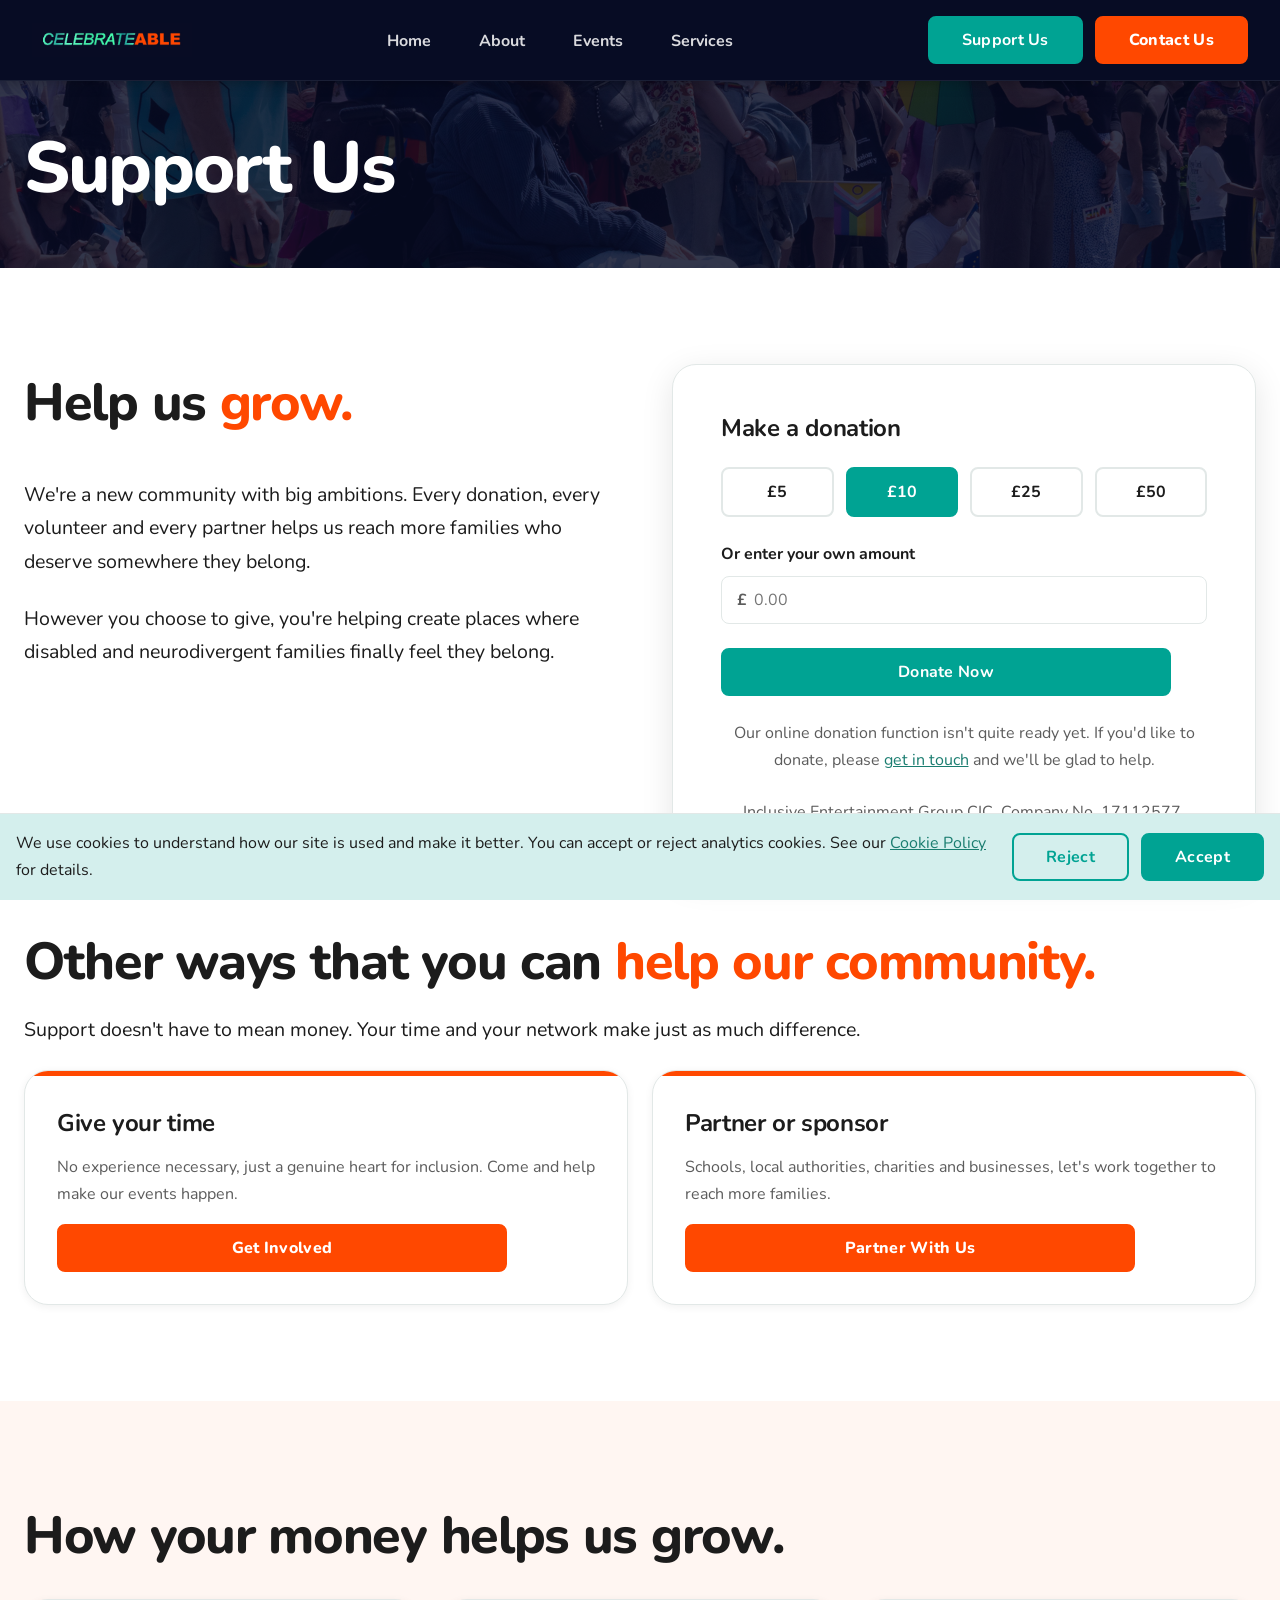
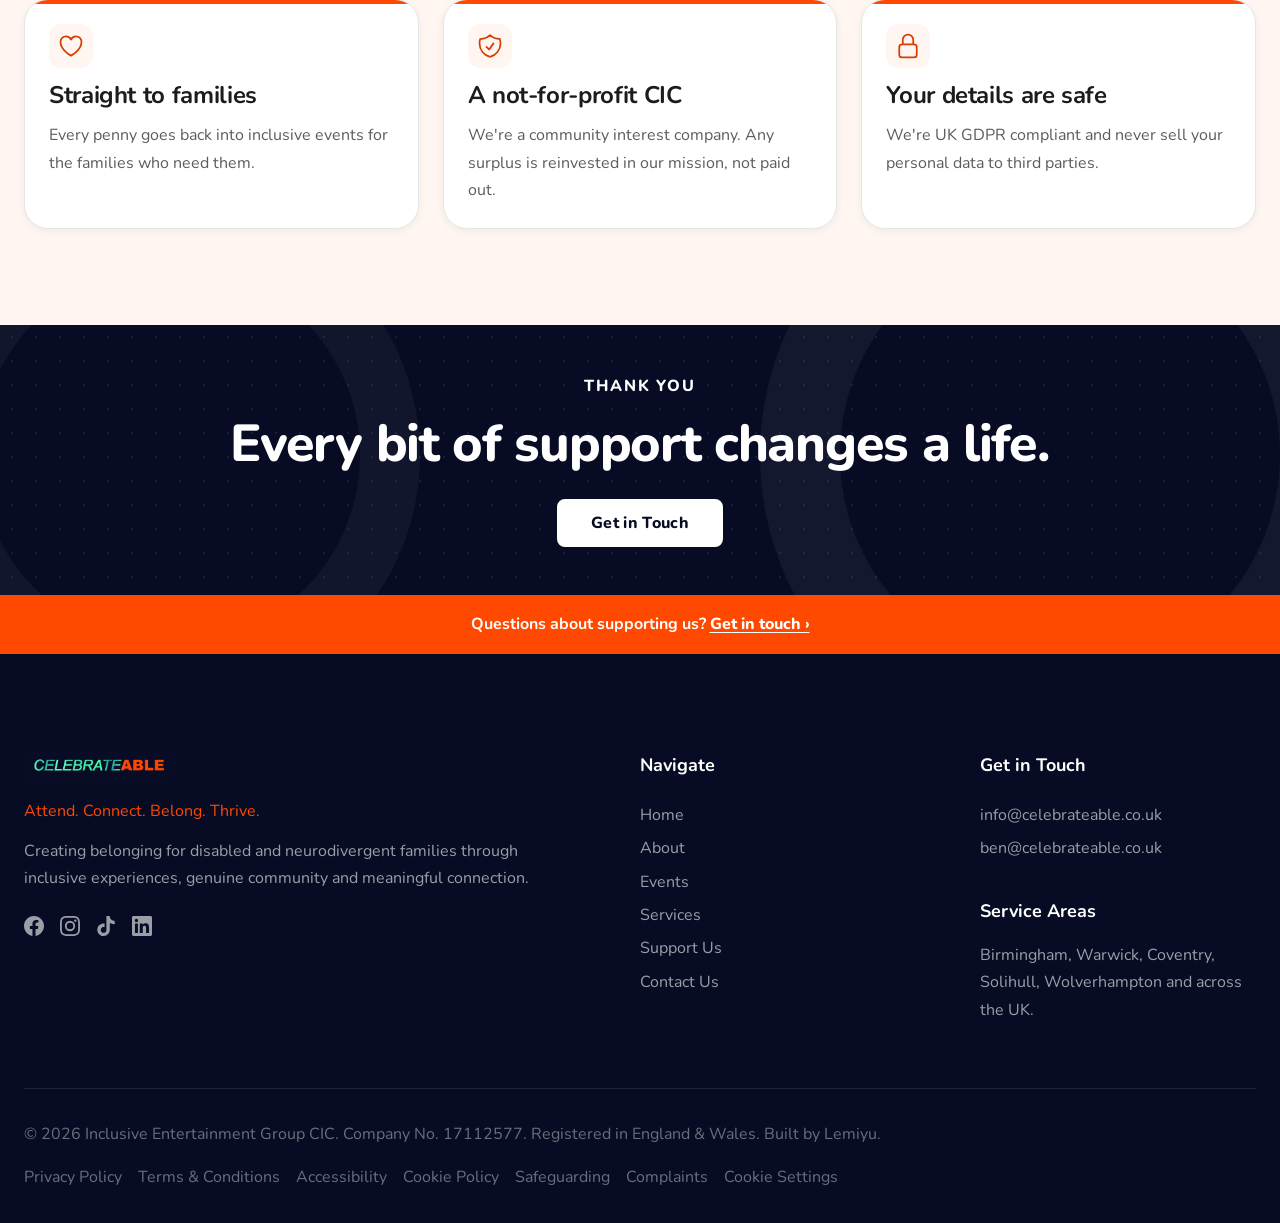
<file: support.html>
<!DOCTYPE html>
<html lang="en">
<head>
  <meta charset="UTF-8">
  <meta name="viewport" content="width=device-width, initial-scale=1.0">




  <title>Support Us — CelebrateAble</title>
  <meta name="description" content="Support CelebrateAble. Donate, volunteer or partner with us to help create inclusive events and genuine community for disabled and neurodivergent families.">
  <meta name="robots" content="index, follow">
  <link rel="canonical" href="https://celebrateable.co.uk/support.html">
  <meta property="og:title" content="Support Us — CelebrateAble">
  <meta property="og:description" content="Donate, volunteer or partner with us to help families find belonging.">
  <meta property="og:image" content="https://celebrateable.co.uk/assets/images/og-image.jpg">
  <meta property="og:image:width" content="1200">
  <meta property="og:image:height" content="630">
  <meta property="og:url" content="https://celebrateable.co.uk/support.html">
  <meta property="og:type" content="website">
  <link rel="icon" type="image/webp" href="../assets/images/celebrateable-favicon.webp">
  <link rel="apple-touch-icon" href="../assets/images/celebrateable-favicon.webp">
  <link rel="preconnect" href="https://fonts.googleapis.com">
  <link rel="preconnect" href="https://fonts.gstatic.com" crossorigin>
  <link href="https://fonts.googleapis.com/css2?family=Nunito:wght@400;600;700;800&display=swap" rel="stylesheet">
  <link rel="stylesheet" href="../assets/css/base.css">
</head>
<body>

  <!-- NAV -->
  <header>
    <nav class="lmy-nav" aria-label="Main navigation" id="main-nav">
      <div class="lmy-nav__inner">
        <a href="../index.html" class="lmy-nav__logo" aria-label="CelebrateAble home">
          <img src="../assets/images/celebrateable-logo.webp" alt="CelebrateAble" width="200" height="34">
        </a>
        <ul class="lmy-nav__links" id="nav-links" role="list">
          <li><a href="../index.html">Home</a></li>
          <li><a href="about.html">About</a></li>
          <li><a href="events.html">Events</a></li>
          <li><a href="services.html">Services</a></li>
          <!-- Signpost is hidden for now 
          <li><a href="signposting.html">Get Support</a></li>
          -->
        </ul>
        <div class="lmy-nav__cta">
          <a href="support.html" class="lmy-button lmy-button--primary">Support Us</a>
          <a href="contact.html" class="lmy-button lmy-button--accent">Contact Us</a>
        </div>
        <button class="lmy-nav__toggle" id="nav-toggle" aria-expanded="false" aria-controls="mobile-menu" aria-label="Open navigation menu" type="button">
          <span></span><span></span><span></span>
        </button>
      </div>
      <div class="lmy-nav__mobile-menu" id="mobile-menu" role="navigation" aria-label="Mobile navigation">
        <a href="../index.html">Home</a>
        <a href="about.html">About</a>
        <a href="events.html">Events</a>
        <a href="services.html">Services</a>
        <!-- Signpost is hidden for now 
        <a href="signposting.html">Get Support</a>
        -->
        <div class="lmy-nav__mobile-cta">
          <a href="support.html" class="lmy-button lmy-button--secondary">Support Us</a>
          <a href="contact.html" class="lmy-button lmy-button--accent">Contact Us</a>
        </div>
      </div>
    </nav>
  </header>

  <main>

    <!-- ===== PAGE HEADER — compact dark band ===== -->
    <section class="lmy-page-header" aria-labelledby="hero-heading">
      <div class="lmy-container">
        <h1 id="hero-heading">Support Us</h1>
      </div>
    </section>


    <!-- ===== INTRO + DONATE — white split ===== -->
    <section class="lmy-section-bottom-half" aria-labelledby="intro-heading">
      <div class="lmy-container">
        <div class="lmy-split lmy-align-center">
          <div class="lmy-stack lmy-fade-in">
            <h2 id="intro-heading">Help us <em class="lmy__heading-highlight">grow.</em></h2>
            <p>We're a new community with big ambitions. Every donation, every volunteer and every partner helps us reach more families who deserve somewhere they belong.</p>
            <p>However you choose to give, you're helping create places where disabled and neurodivergent families finally feel they belong.</p>
          </div>
          <div class="lmy-donate lmy-fade-in" id="donate-box">
            <h3>Make a donation</h3>
            <div class="lmy-donate__amounts" role="group" aria-label="Donation amount options">
              <button class="lmy-donate__amount-btn" data-amount="5" type="button">£5</button>
              <button class="lmy-donate__amount-btn lmy-donate__amount-btn--active" data-amount="10" type="button">£10</button>
              <button class="lmy-donate__amount-btn" data-amount="25" type="button">£25</button>
              <button class="lmy-donate__amount-btn" data-amount="50" type="button">£50</button>
            </div>
            <div>
              <label class="lmy-label" for="donate-custom">Or enter your own amount</label>
              <div class="lmy-donate__custom-input">
                <span class="lmy-donate__currency" aria-hidden="true">£</span>
                <input type="number" id="donate-custom" class="lmy-input lmy-donate__input" placeholder="0.00" min="1" step="0.01" aria-label="Custom donation amount in pounds">
              </div>
            </div>
            <button class="lmy-button lmy-button--primary lmy-button--full" type="button" id="donate-submit">Donate Now</button>
            
            <p class="lmy-donate__note" role="status">
              Our online donation function isn't quite ready yet. If you'd like to donate, please <a href="contact.html?subject=General%20enquiry">get in touch</a> and we'll be glad to help.
            </p>

            <p class="lmy-donate__note">Inclusive Entertainment Group CIC, Company No. 17112577.</p>
          </div>
        </div>
      </div>
    </section>


        <!-- ===== OTHER WAYS TO HELP — white ===== -->
    <section class="lmy-section-top-half" aria-labelledby="ways-heading">
      <div class="lmy-container">
        <div class="lmy-section-header lmy-text-left lmy-fade-in">
          <h2 id="ways-heading">Other ways that you can <em class="lmy__heading-highlight">help our community.</em></h2>
          <p>Support doesn't have to mean money. Your time and your network make just as much difference.</p>
        </div>
        <div class="lmy-grid--2col">
          <div class="lmy-service-card lmy-fade-in">
            <div class="lmy-service-card__accent"></div>
            <div class="lmy-service-card__body">

              <h3>Give your time</h3>
              <p class="lmy-text-secondary">No experience necessary, just a genuine heart for inclusion. Come and help make our events happen.</p>
              <a href="contact.html?subject=Volunteering" class="lmy-button lmy-button--accent">Get Involved</a>
            </div>
          </div>
          <div class="lmy-service-card lmy-service-card--corporate lmy-fade-in">
            <div class="lmy-service-card__accent"></div>
            <div class="lmy-service-card__body">

              <h3>Partner or sponsor</h3>
              <p class="lmy-text-secondary">Schools, local authorities, charities and businesses, let's work together to reach more families.</p>
              <a href="contact.html?subject=Partnership%20or%20sponsorship" class="lmy-button lmy-button--accent">Partner With Us</a>
            </div>
          </div>
        </div>
      </div>
    </section>


    <!-- ===== WHERE YOUR MONEY GOES — light warm ===== -->
    <section class="lmy-section lmy-section--alt-orange" aria-labelledby="money-heading">
      <div class="lmy-container">
        <div class="lmy-section-header lmy-text-left lmy-fade-in">
          <h2 id="money-heading">How your money helps us grow.</h2>
        </div>
        <div class="lmy-grid">
          <div class="lmy-usp-tile lmy-fade-in">
            <div class="lmy-usp-tile__icon" aria-hidden="true"><svg xmlns="http://www.w3.org/2000/svg" fill="none" viewBox="0 0 24 24" stroke-width="1.5" stroke="currentColor"><path stroke-linecap="round" stroke-linejoin="round" d="M21 8.25c0-2.485-2.099-4.5-4.688-4.5-1.935 0-3.597 1.126-4.312 2.733-.715-1.607-2.377-2.733-4.313-2.733C5.1 3.75 3 5.765 3 8.25c0 7.22 9 12 9 12s9-4.78 9-12z"/></svg></div>
            <h3>Straight to families</h3>
            <p class="lmy-text-secondary">Every penny goes back into inclusive events for the families who need them.</p>
          </div>
          <div class="lmy-usp-tile lmy-fade-in">
            <div class="lmy-usp-tile__icon" aria-hidden="true"><svg xmlns="http://www.w3.org/2000/svg" fill="none" viewBox="0 0 24 24" stroke-width="1.5" stroke="currentColor"><path stroke-linecap="round" stroke-linejoin="round" d="M9 12.75L11.25 15 15 9.75m-3-7.036A11.959 11.959 0 013.598 6 11.99 11.99 0 003 9.749c0 5.592 3.824 10.29 9 11.623 5.176-1.332 9-6.03 9-11.622 0-1.31-.21-2.571-.598-3.751h-.152c-3.196 0-6.1-1.248-8.25-3.285z"/></svg></div>
            <h3>A not-for-profit CIC</h3>
            <p class="lmy-text-secondary">We're a community interest company. Any surplus is reinvested in our mission, not paid out.</p>
          </div>
          <div class="lmy-usp-tile lmy-fade-in">
            <div class="lmy-usp-tile__icon" aria-hidden="true"><svg xmlns="http://www.w3.org/2000/svg" fill="none" viewBox="0 0 24 24" stroke-width="1.5" stroke="currentColor"><path stroke-linecap="round" stroke-linejoin="round" d="M16.5 10.5V6.75a4.5 4.5 0 10-9 0v3.75m-.75 11.25h10.5a2.25 2.25 0 002.25-2.25v-6.75a2.25 2.25 0 00-2.25-2.25H6.75a2.25 2.25 0 00-2.25 2.25v6.75a2.25 2.25 0 002.25 2.25z"/></svg></div>
            <h3>Your details are safe</h3>
            <p class="lmy-text-secondary">We're UK GDPR compliant and never sell your personal data to third parties.</p>
          </div>
        </div>
      </div>
    </section>





    <!-- ===== COMMUNITY CTA — bold navy ===== -->
    <section class="lmy-section--blue lmy-section--blue-thin lmy-community-section" aria-labelledby="community-heading">
      <div class="lmy-community-ring" aria-hidden="true"></div>
      <div class="lmy-container">
        <div class="lmy-community-inner lmy-fade-in">
          <p class="lmy-section-label">Thank you</p>
          <h2 id="community-heading">Every bit of support changes a life.</h2>
          <a href="contact.html" class="lmy-button lmy-button--blue">Get in Touch</a>
        </div>
      </div>
    </section>


  </main>

  <!-- ORANGE CTA BAR -->
  <div class="lmy-cta-bar" role="complementary" aria-label="Quick contact link">
    <div class="lmy-cta-bar__inner">
      <p>Questions about supporting us? <a href="contact.html">Get in touch &rsaquo;</a></p>
    </div>
  </div>

<!-- FOOTER -->
  <footer class="lmy-footer" aria-label="Site footer">
    <div class="lmy-container">
      <div class="lmy-footer__inner">
        <div class="lmy-footer__brand">
          <img src="../assets/images/celebrateable-logo.webp" alt="CelebrateAble" class="lmy-footer__logo" width="200" height="32">
          <p style="color: var(--lmy-color-brand-accent);">Attend. Connect. Belong. Thrive.</p>
          <p>Creating belonging for disabled and neurodivergent families through inclusive experiences, genuine community and meaningful connection.</p>
          <div class="lmy-footer__social" aria-label="Social media links">
            <a href="https://facebook.com/profile.php?id=61583597405383" aria-label="Facebook" rel="noopener noreferrer" target="_blank"><svg xmlns="http://www.w3.org/2000/svg" width="20" height="20" fill="currentColor" viewBox="0 0 24 24" aria-hidden="true"><path d="M24 12.073c0-6.627-5.373-12-12-12s-12 5.373-12 12c0 5.99 4.388 10.954 10.125 11.854v-8.385H7.078v-3.47h3.047V9.43c0-3.007 1.792-4.669 4.533-4.669 1.312 0 2.686.235 2.686.235v2.953H15.83c-1.491 0-1.956.925-1.956 1.874v2.25h3.328l-.532 3.47h-2.796v8.385C19.612 23.027 24 18.062 24 12.073z"/></svg></a>
            <a href="https://instagram.com/CelebrateAbleUK" aria-label="Instagram" rel="noopener noreferrer" target="_blank"><svg xmlns="http://www.w3.org/2000/svg" width="20" height="20" fill="currentColor" viewBox="0 0 24 24" aria-hidden="true"><path d="M12 2.163c3.204 0 3.584.012 4.85.07 3.252.148 4.771 1.691 4.919 4.919.058 1.265.069 1.645.069 4.849 0 3.205-.012 3.584-.069 4.849-.149 3.225-1.664 4.771-4.919 4.919-1.266.058-1.644.07-4.85.07-3.204 0-3.584-.012-4.849-.07-3.26-.149-4.771-1.699-4.919-4.92-.058-1.265-.07-1.644-.07-4.849 0-3.204.013-3.583.07-4.849.149-3.227 1.664-4.771 4.919-4.919 1.266-.057 1.645-.069 4.849-.069zM12 0C8.741 0 8.333.014 7.053.072 2.695.272.273 2.69.073 7.052.014 8.333 0 8.741 0 12c0 3.259.014 3.668.072 4.948.2 4.358 2.618 6.78 6.98 6.98C8.333 23.986 8.741 24 12 24c3.259 0 3.668-.014 4.948-.072 4.354-.2 6.782-2.618 6.979-6.98.059-1.28.073-1.689.073-4.948 0-3.259-.014-3.667-.072-4.947-.196-4.354-2.617-6.78-6.979-6.98C15.668.014 15.259 0 12 0zm0 5.838a6.162 6.162 0 100 12.324 6.162 6.162 0 000-12.324zM12 16a4 4 0 110-8 4 4 0 010 8zm6.406-11.845a1.44 1.44 0 100 2.881 1.44 1.44 0 000-2.881z"/></svg></a>
            <a href="https://tiktok.com/@celebrateableuk" aria-label="TikTok" rel="noopener noreferrer" target="_blank"><svg xmlns="http://www.w3.org/2000/svg" width="20" height="20" fill="currentColor" viewBox="0 0 24 24" aria-hidden="true"><path d="M12.525.02c1.31-.02 2.61-.01 3.91-.02.08 1.53.63 3.09 1.75 4.17 1.12 1.11 2.7 1.62 4.24 1.79v4.03c-1.44-.05-2.89-.35-4.2-.97-.57-.26-1.1-.59-1.62-.93-.01 2.92.01 5.84-.02 8.75-.08 1.4-.54 2.79-1.35 3.94-1.31 1.92-3.58 3.17-5.91 3.21-1.43.08-2.86-.31-4.08-1.03-2.02-1.19-3.44-3.37-3.65-5.71-.02-.5-.03-1-.01-1.49.18-1.9 1.12-3.72 2.58-4.96 1.66-1.44 3.98-2.13 6.15-1.72.02 1.48-.04 2.96-.04 4.44-.99-.32-2.15-.23-3.02.37-.63.41-1.11 1.04-1.36 1.75-.21.51-.15 1.07-.14 1.61.24 1.64 1.82 3.02 3.5 2.87 1.12-.01 2.19-.66 2.77-1.61.19-.33.4-.67.41-1.06.1-1.79.06-3.57.07-5.36.01-4.03-.01-8.05.02-12.07z"/></svg></a>
            <a href="https://linkedin.com/company/celebrateableuk" aria-label="LinkedIn" rel="noopener noreferrer" target="_blank"><svg xmlns="http://www.w3.org/2000/svg" width="20" height="20" fill="currentColor" viewBox="0 0 24 24" aria-hidden="true"><path d="M20.447 20.452h-3.554v-5.569c0-1.328-.027-3.037-1.852-3.037-1.853 0-2.136 1.445-2.136 2.939v5.667H9.351V9h3.414v1.561h.046c.477-.9 1.637-1.85 3.37-1.85 3.601 0 4.267 2.37 4.267 5.455v6.286zM5.337 7.433a2.062 2.062 0 01-2.063-2.065 2.064 2.064 0 112.063 2.065zm1.782 13.019H3.555V9h3.564v11.452zM22.225 0H1.771C.792 0 0 .774 0 1.729v20.542C0 23.227.792 24 1.771 24h20.451C23.2 24 24 23.227 24 22.271V1.729C24 .774 23.2 0 22.222 0h.003z"/></svg></a>
          </div>
        </div>
        <div>
          <p class="lmy-footer__heading">Navigate</p>
          <ul class="lmy-footer__links">
            <li><a href="../index.html">Home</a></li>
            <li><a href="about.html">About</a></li>
            <li><a href="events.html">Events</a></li>
            <li><a href="services.html">Services</a></li>
            <li><a href="support.html">Support Us</a></li>
            <li><a href="contact.html">Contact Us</a></li>
            <!-- Signposting removed for now 
            <li><a href="signposting.html">Get Support</a></li>
            -->
          </ul>
        </div>
        <div>
          <p class="lmy-footer__heading">Get in Touch</p>
          <ul class="lmy-footer__links">
            <li><a href="mailto:info@celebrateable.co.uk">info@celebrateable.co.uk</a></li>
            <li><a href="mailto:ben@celebrateable.co.uk">ben@celebrateable.co.uk</a></li>
          </ul>
          <p class="lmy-footer__heading lmy-footer__heading--spaced">Service Areas</p>
          <p class="lmy-footer__note">Birmingham, Warwick, Coventry, Solihull, Wolverhampton and across the UK.</p>
        </div>
      </div>
      <div class="lmy-footer__bottom">
        <p>&copy; 2026 Inclusive Entertainment Group CIC. Company No. 17112577. Registered in England &amp; Wales. Built by <a href="https://www.lemiyu.com/" rel="noopener noreferrer" target="_blank">Lemiyu</a>.</p>
        <nav class="lmy-footer__legal" aria-label="Legal pages">
          <a href="privacy.html">Privacy Policy</a>
          <a href="terms.html">Terms &amp; Conditions</a>
          <a href="accessibility.html">Accessibility</a>
          <a href="cookies.html">Cookie Policy</a>
          <a href="safeguarding.html">Safeguarding</a>
          <a href="complaints.html">Complaints</a>
          <a href="#" id="cookie-settings-link">Cookie Settings</a>
        </nav>
      </div>
    </div>
  </footer>

  <script src="../assets/js/nav.js" type="module"></script>
  <script src="../assets/js/animations.js" type="module"></script>
  <script src="../assets/js/main.js" type="module"></script>
  <script src="../assets/js/cookies.js" type="module"></script>

  <!-- COOKIE CONSENT BANNER -->
<div class="lmy-cookie-banner" id="cookie-banner" role="dialog" aria-live="polite" aria-label="Cookie consent" hidden>
  <div class="lmy-cookie-banner__inner">
    <p class="lmy-cookie-banner__text">
      We use cookies to understand how our site is used and make it better. You can accept or reject analytics cookies. See our <a href="cookies.html">Cookie Policy</a> for details.
    </p>
    <div class="lmy-cookie-banner__actions">
      <button type="button" class="lmy-button lmy-button--secondary" id="cookie-reject">Reject</button>
      <button type="button" class="lmy-button lmy-button--primary" id="cookie-accept">Accept</button>
    </div>
  </div>
</div>

</body>
</html>
</file>
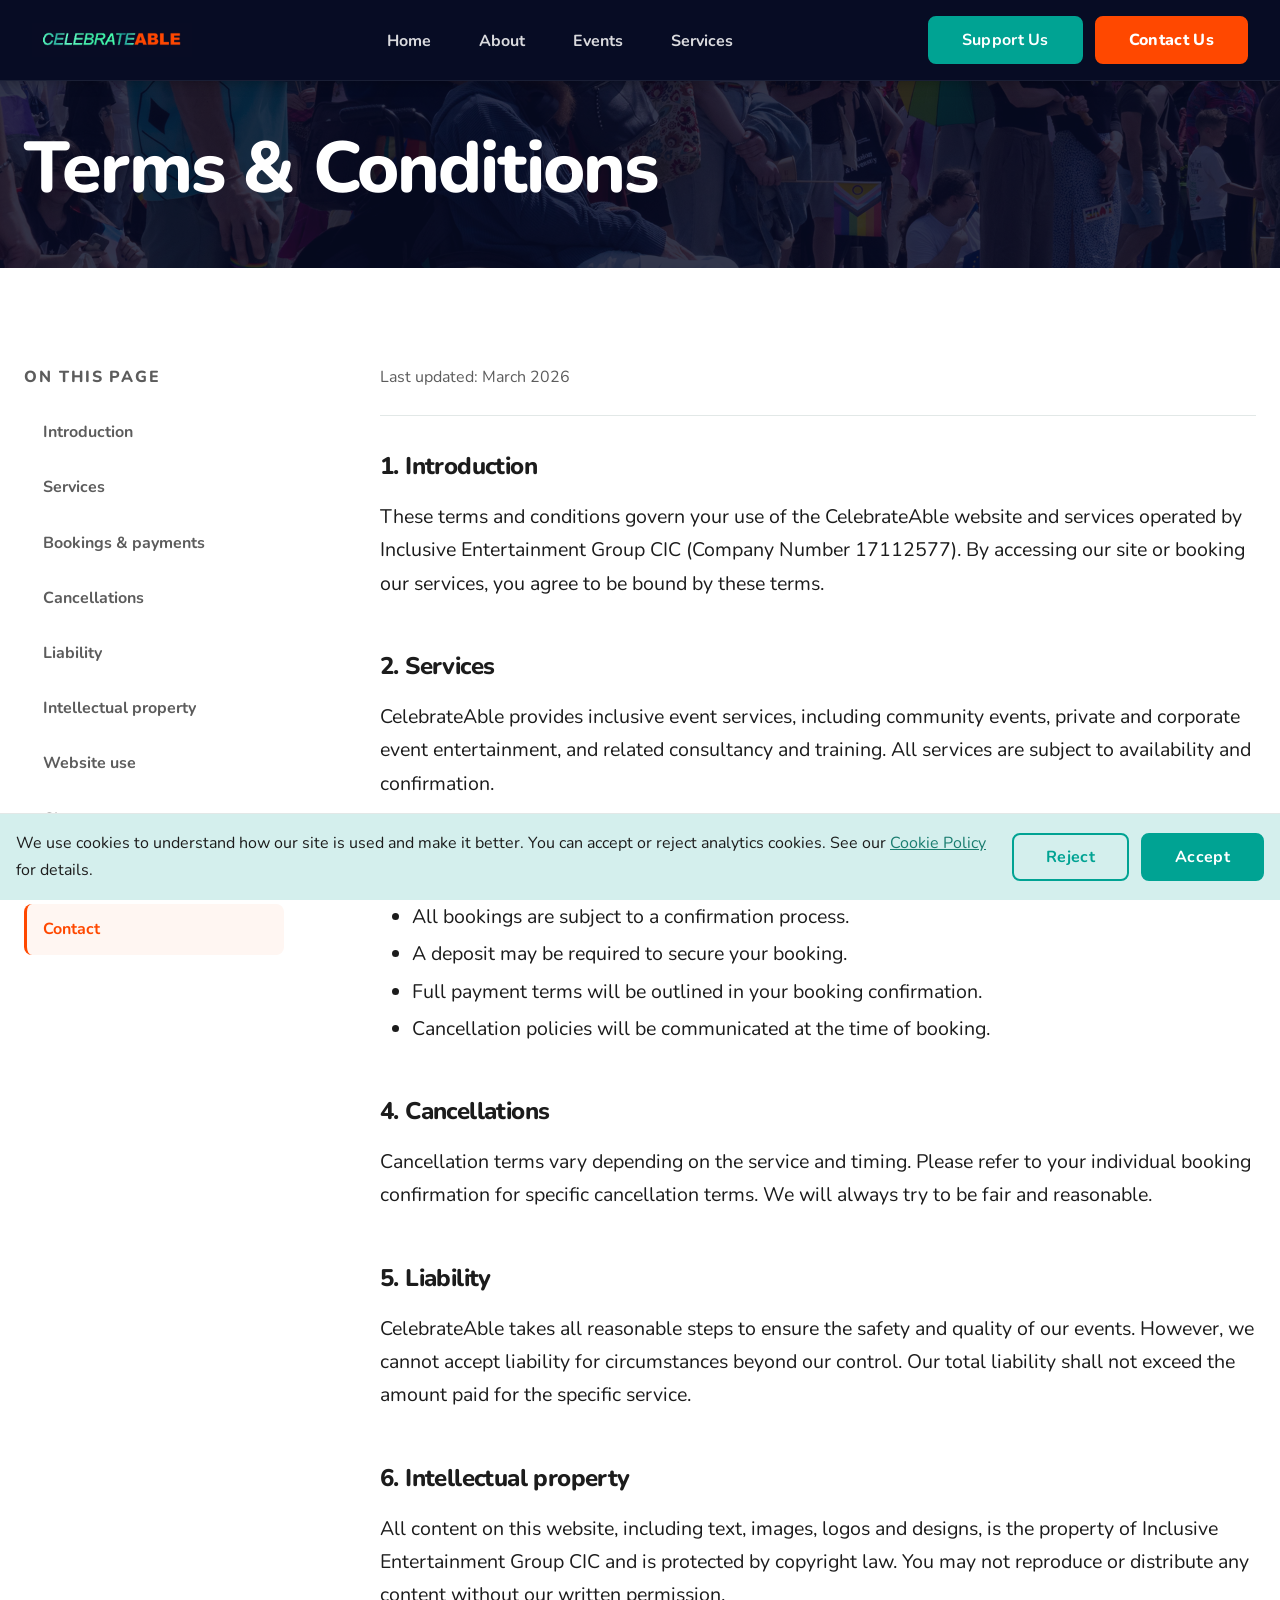
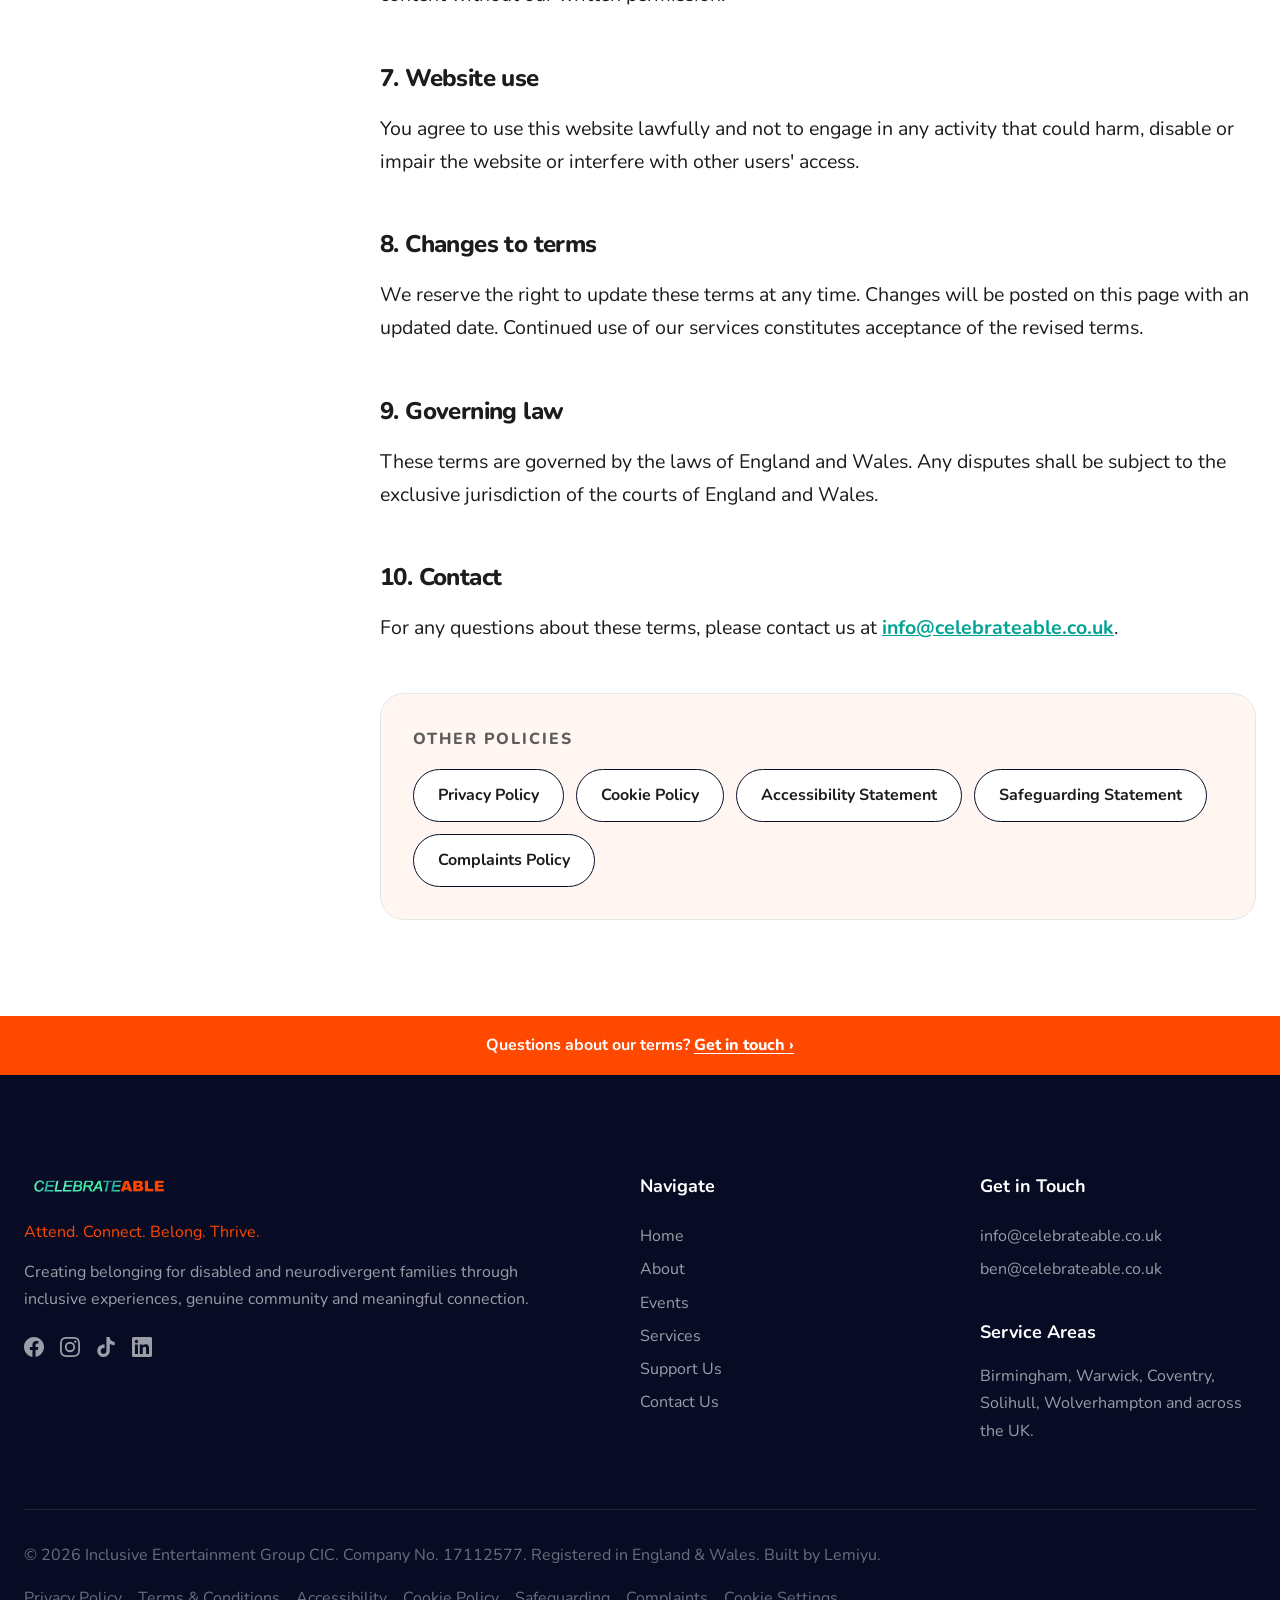
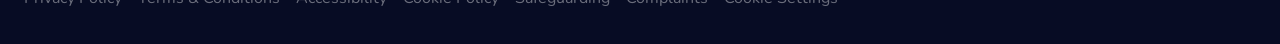
<file: terms.html>
<!DOCTYPE html>
<html lang="en">
<head>
  <meta charset="UTF-8">
  <meta name="viewport" content="width=device-width, initial-scale=1.0">




  <title>Terms &amp; Conditions — CelebrateAble</title>
  <meta name="description" content="The terms and conditions governing your use of the CelebrateAble website and services.">
  <meta name="robots" content="index, follow">
  <link rel="canonical" href="https://celebrateable.co.uk/terms.html">
  <meta property="og:title" content="Terms &amp; Conditions — CelebrateAble">
  <meta property="og:description" content="Terms governing our website and services.">
  <meta property="og:image" content="https://celebrateable.co.uk/assets/images/og-image.jpg">
  <meta property="og:image:width" content="1200">
  <meta property="og:image:height" content="630">
  <meta property="og:url" content="https://celebrateable.co.uk/terms.html">
  <meta property="og:type" content="website">
  <link rel="icon" type="image/webp" href="../assets/images/celebrateable-favicon.webp">
  <link rel="apple-touch-icon" href="../assets/images/celebrateable-favicon.webp">
  <link rel="preconnect" href="https://fonts.googleapis.com">
  <link rel="preconnect" href="https://fonts.gstatic.com" crossorigin>
  <link href="https://fonts.googleapis.com/css2?family=Nunito:wght@400;600;700;800&display=swap" rel="stylesheet">
  <link rel="stylesheet" href="../assets/css/base.css">
</head>
<body>

  <!-- NAV -->
  <header>
    <nav class="lmy-nav" aria-label="Main navigation" id="main-nav">
      <div class="lmy-nav__inner">
        <a href="../index.html" class="lmy-nav__logo" aria-label="CelebrateAble home">
          <img src="../assets/images/celebrateable-logo.webp" alt="CelebrateAble" width="200" height="34">
        </a>
        <ul class="lmy-nav__links" id="nav-links" role="list">
          <li><a href="../index.html">Home</a></li>
          <li><a href="about.html">About</a></li>
          <li><a href="events.html">Events</a></li>
          <li><a href="services.html">Services</a></li>
          <!-- Signpost is hidden for now 
          <li><a href="signposting.html">Get Support</a></li>
          -->
        </ul>
        <div class="lmy-nav__cta">
          <a href="support.html" class="lmy-button lmy-button--primary">Support Us</a>
          <a href="contact.html" class="lmy-button lmy-button--accent">Contact Us</a>
        </div>
        <button class="lmy-nav__toggle" id="nav-toggle" aria-expanded="false" aria-controls="mobile-menu" aria-label="Open navigation menu" type="button">
          <span></span><span></span><span></span>
        </button>
      </div>
      <div class="lmy-nav__mobile-menu" id="mobile-menu" role="navigation" aria-label="Mobile navigation">
        <a href="../index.html">Home</a>
        <a href="about.html">About</a>
        <a href="events.html">Events</a>
        <a href="services.html">Services</a>
        <!-- Signpost is hidden for now 
        <a href="signposting.html">Get Support</a>
        -->
        <div class="lmy-nav__mobile-cta">
          <a href="support.html" class="lmy-button lmy-button--secondary">Support Us</a>
          <a href="contact.html" class="lmy-button lmy-button--accent">Contact Us</a>
        </div>
      </div>
    </nav>
  </header>

  <main>

    <!-- ===== PAGE HEADER — compact dark band ===== -->
    <section class="lmy-page-header" aria-labelledby="hero-heading">
      <div class="lmy-container">
        <h1 id="hero-heading">Terms &amp; Conditions</h1>
      </div>
    </section>


    <!-- ===== LEGAL CONTENT — white ===== -->
    <section class="lmy-section" aria-label="Terms and conditions content">
      <div class="lmy-container">
        <div class="lmy-legal-layout">

          <!-- Jump nav -->
          <nav class="lmy-legal-nav" id="legal-nav" aria-label="On this page">
            <p class="lmy-legal-nav__label">On this page</p>
            <ul role="list">
              <li><a href="#introduction">Introduction</a></li>
              <li><a href="#services">Services</a></li>
              <li><a href="#bookings">Bookings &amp; payments</a></li>
              <li><a href="#cancellations">Cancellations</a></li>
              <li><a href="#liability">Liability</a></li>
              <li><a href="#ip">Intellectual property</a></li>
              <li><a href="#website-use">Website use</a></li>
              <li><a href="#changes">Changes to terms</a></li>
              <li><a href="#governing-law">Governing law</a></li>
              <li><a href="#contact">Contact</a></li>
            </ul>
          </nav>

          <!-- Content -->
          <div class="lmy-legal">
            <p class="lmy-legal__meta">Last updated: March 2026</p>

            <section class="lmy-legal__section" id="introduction">
              <h2>1. Introduction</h2>
              <p>These terms and conditions govern your use of the CelebrateAble website and services operated by Inclusive Entertainment Group CIC (Company Number 17112577). By accessing our site or booking our services, you agree to be bound by these terms.</p>
            </section>

            <section class="lmy-legal__section" id="services">
              <h2>2. Services</h2>
              <p>CelebrateAble provides inclusive event services, including community events, private and corporate event entertainment, and related consultancy and training. All services are subject to availability and confirmation.</p>
            </section>

            <section class="lmy-legal__section" id="bookings">
              <h2>3. Bookings &amp; payments</h2>
              <ul>
                <li>All bookings are subject to a confirmation process.</li>
                <li>A deposit may be required to secure your booking.</li>
                <li>Full payment terms will be outlined in your booking confirmation.</li>
                <li>Cancellation policies will be communicated at the time of booking.</li>
              </ul>
            </section>

            <section class="lmy-legal__section" id="cancellations">
              <h2>4. Cancellations</h2>
              <p>Cancellation terms vary depending on the service and timing. Please refer to your individual booking confirmation for specific cancellation terms. We will always try to be fair and reasonable.</p>
            </section>

            <section class="lmy-legal__section" id="liability">
              <h2>5. Liability</h2>
              <p>CelebrateAble takes all reasonable steps to ensure the safety and quality of our events. However, we cannot accept liability for circumstances beyond our control. Our total liability shall not exceed the amount paid for the specific service.</p>
            </section>

            <section class="lmy-legal__section" id="ip">
              <h2>6. Intellectual property</h2>
              <p>All content on this website, including text, images, logos and designs, is the property of Inclusive Entertainment Group CIC and is protected by copyright law. You may not reproduce or distribute any content without our written permission.</p>
            </section>

            <section class="lmy-legal__section" id="website-use">
              <h2>7. Website use</h2>
              <p>You agree to use this website lawfully and not to engage in any activity that could harm, disable or impair the website or interfere with other users' access.</p>
            </section>

            <section class="lmy-legal__section" id="changes">
              <h2>8. Changes to terms</h2>
              <p>We reserve the right to update these terms at any time. Changes will be posted on this page with an updated date. Continued use of our services constitutes acceptance of the revised terms.</p>
            </section>

            <section class="lmy-legal__section" id="governing-law">
              <h2>9. Governing law</h2>
              <p>These terms are governed by the laws of England and Wales. Any disputes shall be subject to the exclusive jurisdiction of the courts of England and Wales.</p>
            </section>

            <section class="lmy-legal__section" id="contact">
              <h2>10. Contact</h2>
              <p>For any questions about these terms, please contact us at <a href="mailto:info@celebrateable.co.uk">info@celebrateable.co.uk</a>.</p>
            </section>

            <!-- Other policies -->
            <div class="lmy-other-policies">
              <p class="lmy-other-policies__label">Other policies</p>
              <div class="lmy-other-policies__links">
                <a href="privacy.html">Privacy Policy</a>
                <a href="cookies.html">Cookie Policy</a>
                <a href="accessibility.html">Accessibility Statement</a>
                <a href="safeguarding.html">Safeguarding Statement</a>
                <a href="complaints.html">Complaints Policy</a>
              </div>
            </div>

          </div>

        </div>
      </div>
    </section>


  </main>

  <!-- ORANGE CTA BAR -->
  <div class="lmy-cta-bar" role="complementary" aria-label="Quick contact link">
    <div class="lmy-cta-bar__inner">
      <p>Questions about our terms? <a href="contact.html">Get in touch &rsaquo;</a></p>
    </div>
  </div>

<!-- FOOTER -->
  <footer class="lmy-footer" aria-label="Site footer">
    <div class="lmy-container">
      <div class="lmy-footer__inner">
        <div class="lmy-footer__brand">
          <img src="../assets/images/celebrateable-logo.webp" alt="CelebrateAble" class="lmy-footer__logo" width="200" height="32">
          <p style="color: var(--lmy-color-brand-accent);">Attend. Connect. Belong. Thrive.</p>
          <p>Creating belonging for disabled and neurodivergent families through inclusive experiences, genuine community and meaningful connection.</p>
          <div class="lmy-footer__social" aria-label="Social media links">
            <a href="https://facebook.com/profile.php?id=61583597405383" aria-label="Facebook" rel="noopener noreferrer" target="_blank"><svg xmlns="http://www.w3.org/2000/svg" width="20" height="20" fill="currentColor" viewBox="0 0 24 24" aria-hidden="true"><path d="M24 12.073c0-6.627-5.373-12-12-12s-12 5.373-12 12c0 5.99 4.388 10.954 10.125 11.854v-8.385H7.078v-3.47h3.047V9.43c0-3.007 1.792-4.669 4.533-4.669 1.312 0 2.686.235 2.686.235v2.953H15.83c-1.491 0-1.956.925-1.956 1.874v2.25h3.328l-.532 3.47h-2.796v8.385C19.612 23.027 24 18.062 24 12.073z"/></svg></a>
            <a href="https://instagram.com/CelebrateAbleUK" aria-label="Instagram" rel="noopener noreferrer" target="_blank"><svg xmlns="http://www.w3.org/2000/svg" width="20" height="20" fill="currentColor" viewBox="0 0 24 24" aria-hidden="true"><path d="M12 2.163c3.204 0 3.584.012 4.85.07 3.252.148 4.771 1.691 4.919 4.919.058 1.265.069 1.645.069 4.849 0 3.205-.012 3.584-.069 4.849-.149 3.225-1.664 4.771-4.919 4.919-1.266.058-1.644.07-4.85.07-3.204 0-3.584-.012-4.849-.07-3.26-.149-4.771-1.699-4.919-4.92-.058-1.265-.07-1.644-.07-4.849 0-3.204.013-3.583.07-4.849.149-3.227 1.664-4.771 4.919-4.919 1.266-.057 1.645-.069 4.849-.069zM12 0C8.741 0 8.333.014 7.053.072 2.695.272.273 2.69.073 7.052.014 8.333 0 8.741 0 12c0 3.259.014 3.668.072 4.948.2 4.358 2.618 6.78 6.98 6.98C8.333 23.986 8.741 24 12 24c3.259 0 3.668-.014 4.948-.072 4.354-.2 6.782-2.618 6.979-6.98.059-1.28.073-1.689.073-4.948 0-3.259-.014-3.667-.072-4.947-.196-4.354-2.617-6.78-6.979-6.98C15.668.014 15.259 0 12 0zm0 5.838a6.162 6.162 0 100 12.324 6.162 6.162 0 000-12.324zM12 16a4 4 0 110-8 4 4 0 010 8zm6.406-11.845a1.44 1.44 0 100 2.881 1.44 1.44 0 000-2.881z"/></svg></a>
            <a href="https://tiktok.com/@celebrateableuk" aria-label="TikTok" rel="noopener noreferrer" target="_blank"><svg xmlns="http://www.w3.org/2000/svg" width="20" height="20" fill="currentColor" viewBox="0 0 24 24" aria-hidden="true"><path d="M12.525.02c1.31-.02 2.61-.01 3.91-.02.08 1.53.63 3.09 1.75 4.17 1.12 1.11 2.7 1.62 4.24 1.79v4.03c-1.44-.05-2.89-.35-4.2-.97-.57-.26-1.1-.59-1.62-.93-.01 2.92.01 5.84-.02 8.75-.08 1.4-.54 2.79-1.35 3.94-1.31 1.92-3.58 3.17-5.91 3.21-1.43.08-2.86-.31-4.08-1.03-2.02-1.19-3.44-3.37-3.65-5.71-.02-.5-.03-1-.01-1.49.18-1.9 1.12-3.72 2.58-4.96 1.66-1.44 3.98-2.13 6.15-1.72.02 1.48-.04 2.96-.04 4.44-.99-.32-2.15-.23-3.02.37-.63.41-1.11 1.04-1.36 1.75-.21.51-.15 1.07-.14 1.61.24 1.64 1.82 3.02 3.5 2.87 1.12-.01 2.19-.66 2.77-1.61.19-.33.4-.67.41-1.06.1-1.79.06-3.57.07-5.36.01-4.03-.01-8.05.02-12.07z"/></svg></a>
            <a href="https://linkedin.com/company/celebrateableuk" aria-label="LinkedIn" rel="noopener noreferrer" target="_blank"><svg xmlns="http://www.w3.org/2000/svg" width="20" height="20" fill="currentColor" viewBox="0 0 24 24" aria-hidden="true"><path d="M20.447 20.452h-3.554v-5.569c0-1.328-.027-3.037-1.852-3.037-1.853 0-2.136 1.445-2.136 2.939v5.667H9.351V9h3.414v1.561h.046c.477-.9 1.637-1.85 3.37-1.85 3.601 0 4.267 2.37 4.267 5.455v6.286zM5.337 7.433a2.062 2.062 0 01-2.063-2.065 2.064 2.064 0 112.063 2.065zm1.782 13.019H3.555V9h3.564v11.452zM22.225 0H1.771C.792 0 0 .774 0 1.729v20.542C0 23.227.792 24 1.771 24h20.451C23.2 24 24 23.227 24 22.271V1.729C24 .774 23.2 0 22.222 0h.003z"/></svg></a>
          </div>
        </div>
        <div>
          <p class="lmy-footer__heading">Navigate</p>
          <ul class="lmy-footer__links">
            <li><a href="../index.html">Home</a></li>
            <li><a href="about.html">About</a></li>
            <li><a href="events.html">Events</a></li>
            <li><a href="services.html">Services</a></li>
            <li><a href="support.html">Support Us</a></li>
            <li><a href="contact.html">Contact Us</a></li>
            <!-- Signposting removed for now 
            <li><a href="signposting.html">Get Support</a></li>
            -->
          </ul>
        </div>
        <div>
          <p class="lmy-footer__heading">Get in Touch</p>
          <ul class="lmy-footer__links">
            <li><a href="mailto:info@celebrateable.co.uk">info@celebrateable.co.uk</a></li>
            <li><a href="mailto:ben@celebrateable.co.uk">ben@celebrateable.co.uk</a></li>
          </ul>
          <p class="lmy-footer__heading lmy-footer__heading--spaced">Service Areas</p>
          <p class="lmy-footer__note">Birmingham, Warwick, Coventry, Solihull, Wolverhampton and across the UK.</p>
        </div>
      </div>
      <div class="lmy-footer__bottom">
        <p>&copy; 2026 Inclusive Entertainment Group CIC. Company No. 17112577. Registered in England &amp; Wales. Built by <a href="https://www.lemiyu.com/" rel="noopener noreferrer" target="_blank">Lemiyu</a>.</p>
        <nav class="lmy-footer__legal" aria-label="Legal pages">
          <a href="privacy.html">Privacy Policy</a>
          <a href="terms.html">Terms &amp; Conditions</a>
          <a href="accessibility.html">Accessibility</a>
          <a href="cookies.html">Cookie Policy</a>
          <a href="safeguarding.html">Safeguarding</a>
          <a href="complaints.html">Complaints</a>
          <a href="#" id="cookie-settings-link">Cookie Settings</a>
        </nav>
      </div>
    </div>
  </footer>

  <script src="../assets/js/nav.js" type="module"></script>
  <script src="../assets/js/animations.js" type="module"></script>
  <script src="../assets/js/main.js" type="module"></script>
  <script src="../assets/js/cookies.js" type="module"></script>

  <!-- COOKIE CONSENT BANNER -->
<div class="lmy-cookie-banner" id="cookie-banner" role="dialog" aria-live="polite" aria-label="Cookie consent" hidden>
  <div class="lmy-cookie-banner__inner">
    <p class="lmy-cookie-banner__text">
      We use cookies to understand how our site is used and make it better. You can accept or reject analytics cookies. See our <a href="cookies.html">Cookie Policy</a> for details.
    </p>
    <div class="lmy-cookie-banner__actions">
      <button type="button" class="lmy-button lmy-button--secondary" id="cookie-reject">Reject</button>
      <button type="button" class="lmy-button lmy-button--primary" id="cookie-accept">Accept</button>
    </div>
  </div>
</div>

</body>
</html>
</file>
<file: assets/css/base.css>
/* ============================================================
   1. TOKENS
   ============================================================ */

:root {
  /* Brand */
  --lmy-color-brand-primary:         #00A393;
  --lmy-color-brand-primary-hover:   #008578;
  --lmy-color-brand-accent:          #FF4800;
  --lmy-color-brand-accent-hover:    #D93E00;

  /* Pastels — light versions of brand colours */
  --lmy-color-bg-teal-light:         #E8F7F6;
  --lmy-color-bg-orange-light:       #FFF0EB;

  /* Neutrals */
  --lmy-color-neutral-900:           #111916;
  --lmy-color-neutral-700:           #5C5C5C;
  --lmy-color-neutral-300:           #DDDDDD;
  --lmy-color-white:                 #FFFFFF;

  /* Backgrounds */
  --lmy-color-bg-base:               #FFFFFF;
  --lmy-color-bg-section:            #f4fffe;
  --lmy-color-bg-section-alt:        #fff6f2;
  --lmy-color-bg-surface:            #D4EFED;
  --lmy-color-bg-dark:               #070C24;



  /* Text */
  --lmy-color-text-primary:          #1C1C1C;
  --lmy-color-text-secondary:        #5C5C5C;
  --lmy-color-text-inverse:          #FFFFFF;
  --lmy-color-text-accent:           #1A7D70;

  /* Borders */
  --lmy-color-border-primary:        #E2E8E7;
  --lmy-color-border-focus:          #1A7D70;

  /* States */
  --lmy-color-disabled:              #DDDDDD;

  /* Typography */
  --lmy-font-family-heading:         'Nunito', sans-serif;
  --lmy-font-family-body:            'Nunito', sans-serif;
  --lmy-font-size-h1:                4.5rem;
  --lmy-font-size-h2:                3.25rem;
  --lmy-font-size-h3:                1.5rem;
  --lmy-font-size-h4:                1.25rem;
  --lmy-font-size-h5:                1.125rem;
  --lmy-font-size-body:              1.225rem;
  --lmy-font-size-body-sm:           1rem;
  --lmy-font-size-button:            1rem;
  --lmy-font-size-caption:           1rem;
  --lmy-font-weight-heading:         800;
  --lmy-font-weight-subheading:      700;
  --lmy-font-weight-body:            400;
  --lmy-font-weight-button:          700;
  --lmy-line-height-heading:         1.5;
  --lmy-line-height-body:            1.7;
  --lmy-line-height-button:          1;
  --lmy-letter-spacing-heading:      -0.025em;
  --lmy-letter-spacing-body:         0em;
  --lmy-letter-spacing-button:       0.02em;
  --lmy-letter-spacing-label:        0.12em;

  /* Spacing (px) */
  --lmy-space-2xs:  4px;
  --lmy-space-xs:   8px;
  --lmy-space-sm:   12px;
  --lmy-space-md:   16px;
  --lmy-space-lg:   24px;
  --lmy-space-xl:   32px;
  --lmy-space-2xl:  48px;
  --lmy-space-3xl:  64px;
  --lmy-space-4xl:  96px;
  --lmy-space-5xl:  128px;

  /* Layout */
  --lmy-container-max-width:         1320px;
  --lmy-container-max-width-wide:    1480px;
  --lmy-container-max-width-narrow:  820px;
  --lmy-container-padding:           24px;
  --lmy-section-padding-y:           96px;
  --lmy-grid-gap:                    24px;
  --lmy-section-padding-y-half: 48px;


  /* Radius (px) */
  --lmy-radius-sm:   4px;
  --lmy-radius-md:   8px;
  --lmy-radius-lg:   12px;
  --lmy-radius-xl:   16px;
  --lmy-radius-2xl:  24px;
  --lmy-radius-3xl:  32px;
  --lmy-radius-pill: 999px;

  /* Borders */
  --lmy-border-width: 1px;
  --lmy-border-style: solid;

  /* Shadows */
  --lmy-shadow-sm:      0 2px 8px rgba(0,0,0,0.06);
  --lmy-shadow-md:      0 4px 16px rgba(0,0,0,0.08);
  --lmy-shadow-lg:      0 8px 32px rgba(0,0,0,0.10);
  --lmy-shadow-xl:      0 16px 48px rgba(0,0,0,0.14);
  --lmy-shadow-accent:  0 8px 32px rgba(255,72,0,0.30);
  --lmy-shadow-primary: 0 8px 32px rgba(0,163,147,0.28);

  /* Transitions */
  --lmy-transition-fast:     150ms ease;
  --lmy-transition-standard: 250ms ease;
  --lmy-transition-slow:     400ms ease;

  /* Z-index */
  --lmy-z-dropdown: 100;
  --lmy-z-sticky:   200;

  /* Buttons */
  --lmy-button-padding-y: 14px;
  --lmy-button-padding-x: 32px;
  --lmy-button-radius:    var(--lmy-radius-md);




@media (max-width: 768px) {


  --lmy-font-size-h1:                3rem;
  --lmy-font-size-h2:                2.5rem;
  --lmy-font-size-h3:                1.35rem;
  --lmy-font-size-h4:                1.25rem;
  --lmy-font-size-h5:                1.125rem;
  


}

}


/* ============================================================
   2. RESET & BASE
   ============================================================ */

*,
*::before,
*::after {
  box-sizing: border-box;
  margin: 0;
  padding: 0;
}

html {
  scroll-behavior: smooth;
  -webkit-text-size-adjust: 100%;
}

body {
  background-color: var(--lmy-color-bg-base);
  color: var(--lmy-color-text-primary);
  font-family: var(--lmy-font-family-body);
  font-size: var(--lmy-font-size-body);
  font-weight: var(--lmy-font-weight-body);
  line-height: var(--lmy-line-height-body);
  -webkit-font-smoothing: antialiased;
  padding-top: 68px;
}

img,
video {
  display: block;
  max-width: 100%;
  height: auto;
}

a {
  color: var(--lmy-color-text-accent);
  text-decoration: underline;
  transition: color var(--lmy-transition-fast);
}

a:hover {
  color: var(--lmy-color-brand-primary-hover);
}

ul,
ol {
  list-style: none;
}

button {
  cursor: pointer;
  border: none;
  background: none;
  font-family: inherit;
}

input,
textarea,
select {
  font-family: inherit;
  font-size: var(--lmy-font-size-body-sm);
}

blockquote {
  margin: 0;
}

@media (prefers-reduced-motion: reduce) {
  *,
  *::before,
  *::after {
    animation-duration: 0.01ms !important;
    transition-duration: 0.01ms !important;
    scroll-behavior: auto !important;
  }
}


/* ============================================================
   3. TYPOGRAPHY
   ============================================================ */

h1,
.h1 {
  font-family: var(--lmy-font-family-heading);
  font-size: var(--lmy-font-size-h1);
  font-weight: 800;
  line-height: var(--lmy-line-height-heading);
  letter-spacing: var(--lmy-letter-spacing-heading);
  color: var(--lmy-color-text-primary);
}

h2,
.h2 {
  font-family: var(--lmy-font-family-heading);
  font-size: var(--lmy-font-size-h2);
  font-weight: 800;
  line-height: var(--lmy-line-height-heading);
  letter-spacing: var(--lmy-letter-spacing-heading);
  color: var(--lmy-color-text-primary);
  margin-bottom: 12px;
}

h3,
.h3 {
  font-family: var(--lmy-font-family-heading);
  font-size: var(--lmy-font-size-h3);
  font-weight: 700;
  line-height: 1.25;
  letter-spacing: -0.015em;
  color: var(--lmy-color-text-primary);
}

h4,
.h4 {
  font-family: var(--lmy-font-family-heading);
  font-size: var(--lmy-font-size-h4);
  font-weight: 700;
  line-height: 1.3;
  letter-spacing: -0.01em;
  color: var(--lmy-color-text-primary);
}

h5,
.h5 {
  font-family: var(--lmy-font-family-heading);
  font-size: var(--lmy-font-size-h5);
  font-weight: 700;
  line-height: 1.4;
  color: var(--lmy-color-text-primary);
}

p {
  font-size: var(--lmy-font-size-body);
  line-height: var(--lmy-line-height-body);
  color: var(--lmy-color-text-primary);
}

.lmy-text-center p {
  margin-left: auto;
  margin-right: auto;
}

.lmy-text-secondary {
  color: var(--lmy-color-text-secondary);
  font-size: var(--lmy-font-size-body-sm);
}

.lmy-section-label {
  display: inline-block;
  font-size: var(--lmy-font-size-caption);
  font-weight: 800;
  letter-spacing: var(--lmy-letter-spacing-label);
  text-transform: uppercase;
  color: var(--lmy-color-brand-accent);
}

/* On dark teal backgrounds, the label softens to white */
.lmy-section--teal .lmy-section-label {
  color: rgba(255, 255, 255, 0.75);
}


.lmy__heading-highlight {
  font-style: normal;
  color: var(--lmy-color-brand-accent);
}



/* ============================================================
   4. UTILITIES
   ============================================================ */

.lmy-stack {
  display: flex;
  flex-direction: column;
  gap: var(--lmy-space-lg);
}

.lmy-stack--sm {
  gap: var(--lmy-space-sm);
}

.lmy-stack--md {
  gap: var(--lmy-space-md);
}

.lmy-stack--xl {
  gap: var(--lmy-space-xl);
}

.lmy-stack--2xl {
  gap: var(--lmy-space-2xl);
}

.lmy-cluster {
  display: flex;
  flex-wrap: wrap;
  gap: var(--lmy-space-md);
  align-items: center;
}


.lmy-hero-cluster {
  display: flex;
  flex-wrap: wrap;
  gap: var(--lmy-space-md);
  align-items: center;
  margin-top: var(--lmy-space-lg);
}



.lmy-grid {
  display: grid;
  grid-template-columns: 1fr;
  gap: var(--lmy-grid-gap);
}

.lmy-grid--2col {
  display: grid;
  grid-template-columns: 1fr;
  gap: var(--lmy-grid-gap);
}

.lmy-flex {
  display: flex;
}

.lmy-align-center {
  align-items: center;
}

.lmy-align-start {
  align-items: flex-start;
}

.lmy-justify-center {
  justify-content: center;
}

.lmy-justify-between {
  justify-content: space-between;
}

.lmy-text-center {
  text-align: center;
}

.lmy-text-left {
  text-align: left;
}

/* Spacing helpers — replace one-off inline margins */
.lmy-mt-lg {
  margin-top: var(--lmy-space-lg);
}

.lmy-mt-xl {
  margin-top: var(--lmy-space-xl);
}

.lmy-mt-2xl {
  margin-top: var(--lmy-space-2xl);
}

.lmy-width-auto {
  width: auto;
}

.lmy-sr-only {
  position: absolute;
  width: 1px;
  height: 1px;
  padding: 0;
  margin: -1px;
  overflow: hidden;
  clip: rect(0, 0, 0, 0);
  white-space: nowrap;
  border: 0;
}

@media (min-width: 768px) {
  .lmy-grid {
    grid-template-columns: repeat(2, 1fr);
  }

  .lmy-grid--2col {
    grid-template-columns: repeat(2, 1fr);
  }
}

@media (min-width: 1200px) {
  .lmy-grid {
    grid-template-columns: repeat(3, 1fr);
  }
}


/* ============================================================
   5. COMPONENTS
   ============================================================ */

/* --- Buttons --- */

.lmy-button {
  display: inline-flex;
  align-items: center;
  justify-content: center;
  gap: var(--lmy-space-xs);
  padding: var(--lmy-button-padding-y) var(--lmy-button-padding-x);
  border-radius: var(--lmy-button-radius);
  font-family: var(--lmy-font-family-body);
  font-size: var(--lmy-font-size-button);
  font-weight: 700;
  letter-spacing: var(--lmy-letter-spacing-button);
  line-height: var(--lmy-line-height-button);
  text-decoration: none;
  transition:
    background-color var(--lmy-transition-standard),
    color var(--lmy-transition-standard),
    box-shadow var(--lmy-transition-standard),
    border-color var(--lmy-transition-standard),
    transform var(--lmy-transition-fast);
  cursor: pointer;
  border: 2px solid transparent;
  white-space: nowrap;
  max-width: 450px;
}

.lmy-button:focus-visible {
  outline: 2px solid var(--lmy-color-border-focus);
  outline-offset: 3px;
}

.lmy-button--primary {
  background-color: var(--lmy-color-brand-primary);
  color: #fff;
  border-color: var(--lmy-color-brand-primary);
}

.lmy-button--primary:hover {
  background-color: var(--lmy-color-brand-primary-hover);
  border-color: var(--lmy-color-brand-primary-hover);
  box-shadow: var(--lmy-shadow-primary);
  color: #fff;
  transform: translateY(-1px);
}

.lmy-button--accent {
  background-color: var(--lmy-color-brand-accent);
  color: #fff;
  border-color: var(--lmy-color-brand-accent);
  font-weight: 800;
}

.lmy-button--accent:hover {
  background-color: var(--lmy-color-brand-accent-hover);
  border-color: var(--lmy-color-brand-accent-hover);
  color: #fff;
  transform: translateY(-1px);
  box-shadow: var(--lmy-shadow-accent);
}

.lmy-button--secondary {
  background-color: transparent;
  color: var(--lmy-color-brand-primary);
  border-color: var(--lmy-color-brand-primary);
}

.lmy-button--secondary:hover {
  background-color: var(--lmy-color-brand-primary);
  color: #fff;
  transform: translateY(-1px);
}

.lmy-button--dark-blue {
  background-color: var(--lmy-color-bg-dark);
  color: var(--lmy-color-bg-base);
  border-color: var(--lmy-color-bg-dark);
}

.lmy-button--dark-blue:hover {
  background-color: var(--lmy-color-bg-dark);
  color: var(--lmy-color-bg-base);
  transform: translateY(-1px);
}


.lmy-button--white {
  background-color: #fff;
  color: var(--lmy-color-brand-primary);
  border-color: #fff;
  font-weight: 800;
}

.lmy-button--blue {
  background-color: #fff;
  color: var(--lmy-color-bg-dark);
  border-color: #fff;
  font-weight: 800;
}


.lmy-button--white:hover {
  background-color: var(--lmy-color-bg-section);
  border-color: var(--lmy-color-bg-section);
  transform: translateY(-1px);
}

.lmy-button--white-outline {
  background-color: transparent;
  color: #fff;
  border-color: rgba(255, 255, 255, 0.55);
}

.lmy-button--white-outline:hover {
  background-color: rgba(255, 255, 255, 0.12);
  border-color: #fff;
  color: #fff;
}

.lmy-button--ghost {
  background-color: transparent;
  color: var(--lmy-color-brand-primary);
  border-color: transparent;
}

.lmy-button--ghost:hover {
  color: var(--lmy-color-brand-primary-hover);
}

.lmy-button--full {
  width: 100%;
}

.lmy-button--disabled,
.lmy-button[disabled] {
  background-color: var(--lmy-color-disabled);
  color: var(--lmy-color-text-secondary);
  border-color: var(--lmy-color-disabled);
  pointer-events: none;
}

@media (max-width: 767px) {
  .lmy-button {
    width: 100%;
    justify-content: center;
  }

  .lmy-cluster .lmy-button {
    flex: 1 1 100%;
  }
}

/* --- Cards --- */

.lmy-card {
  background-color: #fff;
  border-radius: var(--lmy-radius-2xl);
  box-shadow: var(--lmy-shadow-sm);
  border: 1px solid var(--lmy-color-border-primary);
  overflow: hidden;
  display: flex;
  flex-direction: column;
  transition:
    transform var(--lmy-transition-standard),
    box-shadow var(--lmy-transition-standard);
}

.lmy-card:hover {
  transform: translateY(-4px);
  box-shadow: var(--lmy-shadow-lg);
}

.lmy-card__image {
  overflow: hidden;
  flex-shrink: 0;
}

.lmy-card__image img {
  width: 100%;
  height: 220px;
  object-fit: cover;
  display: block;
  transition: transform var(--lmy-transition-slow);
}

.lmy-card:hover .lmy-card__image img {
  transform: scale(1.04);
}

.lmy-card__body {
  padding: var(--lmy-space-xl);
  display: flex;
  flex-direction: column;
  gap: var(--lmy-space-md);
  flex: 1;
}

/* --- Badges --- */

.lmy-badge {
  display: inline-flex;
  align-items: center;
  padding: 5px 14px;
  border-radius: 4px;
  font-size: var(--lmy-font-size-caption);
  font-weight: 700;
  letter-spacing: 0.06em;
  text-transform: uppercase;
  line-height: 1;
}

.lmy-badge--primary {
  background-color: var(--lmy-color-brand-primary);
  color: #fff;
  padding: 12px 24px;
  margin-bottom: 8px;
  border-radius: 12px;
}

.lmy-badge--accent {
  background-color: var(--lmy-color-brand-accent);
  color: #fff;
  padding: 12px;
  opacity: 0.5;
  margin-bottom: 8px;
}

.lmy-badge--neutral {
  background-color: var(--lmy-color-bg-dark);
  color: var(--lmy-color-text-inverse);
  padding: 12px;
  opacity: 0.8;
  margin-bottom: 8px;
}

/* --- Inputs --- */

.lmy-label {
  display: block;
  font-size: var(--lmy-font-size-body-sm);
  font-weight: 700;
  color: var(--lmy-color-text-primary);
  margin-bottom: var(--lmy-space-xs);
}

.lmy-input,
.lmy-textarea,
.lmy-select {
  width: 100%;
  padding: var(--lmy-space-sm) var(--lmy-space-md);
  border-radius: var(--lmy-radius-md);
  border: 1px solid var(--lmy-color-border-primary);
  background-color: #fff;
  color: var(--lmy-color-text-primary);
  font-size: var(--lmy-font-size-body-sm);
  font-family: inherit;
  transition:
    border-color var(--lmy-transition-fast),
    box-shadow var(--lmy-transition-fast);
  appearance: none;
}

.lmy-input:focus,
.lmy-textarea:focus,
.lmy-select:focus {
  outline: none;
  border-color: var(--lmy-color-border-focus);
  box-shadow: 0 0 0 3px rgba(26, 125, 112, 0.15);
}

.lmy-textarea {
  resize: vertical;
  min-height: 120px;
}

/* --- Navigation --- */

.lmy-nav {
  background-color: var(--lmy-color-bg-dark);
  position: fixed;
  top: 0;
  left: 0;
  right: 0;
  width: 100%;
  z-index: var(--lmy-z-sticky);
  border-bottom: 1px solid rgba(255, 255, 255, 0.08);
  box-shadow: 0 2px 12px rgba(0, 0, 0, 0.25);
}

.lmy-nav__inner {
  width: 100%;
  padding: 0 var(--lmy-space-xl);
  display: flex;
  align-items: center;
  justify-content: space-between;
  gap: var(--lmy-space-lg);
  height: 80px;
}

.lmy-nav__logo {
  flex-shrink: 0;
  text-decoration: none;
  line-height: 1;
}

.lmy-nav__logo img {
  height: 34px;
  width: auto;
  display: block;
}

.lmy-nav__links {
  display: none;
  gap: var(--lmy-space-2xl);
  list-style: none;
  margin: 0 auto;
}

.lmy-nav__links a {
  font-size: var(--lmy-font-size-body-sm);
  font-weight: 700;
  color: rgba(255, 255, 255, 0.85);
  text-decoration: none;
  transition: color var(--lmy-transition-fast);
  white-space: nowrap;
  position: relative;
  padding-bottom: 2px;
}

.lmy-nav__links a::after {
  content: '';
  position: absolute;
  bottom: -2px;
  left: 0;
  right: 0;
  height: 2px;
  background-color: var(--lmy-color-brand-primary);
  border-radius: var(--lmy-radius-pill);
  transform: scaleX(0);
  transition: transform var(--lmy-transition-standard);
}

.lmy-nav__links a:hover::after,
.lmy-nav__links a[aria-current="page"]::after {
  transform: scaleX(1);
}

.lmy-nav__links a:hover,
.lmy-nav__links a[aria-current="page"] {
  color: #fff;
}

.lmy-nav__cta {
  display: none;
  gap: var(--lmy-space-sm);
  align-items: center;
  flex-shrink: 0;
}

.lmy-nav__toggle {
  display: flex;
  flex-direction: column;
  justify-content: center;
  gap: 5px;
  width: 44px;
  height: 44px;
  padding: var(--lmy-space-xs);
  cursor: pointer;
  background: none;
  border: none;
  flex-shrink: 0;
}

.lmy-nav__toggle span {
  display: block;
  width: 22px;
  height: 2px;
  background-color: #fff;
  border-radius: var(--lmy-radius-pill);
  transition:
    transform var(--lmy-transition-standard),
    opacity var(--lmy-transition-standard);
  transform-origin: center;
}

.lmy-nav__toggle:focus-visible {
  outline: 2px solid var(--lmy-color-border-focus);
  outline-offset: 2px;
  border-radius: var(--lmy-radius-sm);
}

.lmy-nav--open .lmy-nav__toggle span:nth-child(1) {
  transform: translateY(7px) rotate(45deg);
}

.lmy-nav--open .lmy-nav__toggle span:nth-child(2) {
  opacity: 0;
  transform: scaleX(0);
}

.lmy-nav--open .lmy-nav__toggle span:nth-child(3) {
  transform: translateY(-7px) rotate(-45deg);
}

.lmy-nav__mobile-menu {
  display: none;
  flex-direction: column;
  position: absolute;
  top: 68px;
  left: 0;
  right: 0;
  background-color: var(--lmy-color-bg-dark);
  border-bottom: 1px solid rgba(255, 255, 255, 0.08);
  padding: var(--lmy-space-lg) var(--lmy-space-xl);
  box-shadow: var(--lmy-shadow-md);
  transform: translateY(-8px);
  opacity: 0;
  transition:
    transform var(--lmy-transition-standard),
    opacity var(--lmy-transition-standard);
  pointer-events: none;
}

.lmy-nav--open .lmy-nav__mobile-menu {
  display: flex;
  transform: translateY(0);
  opacity: 1;
  pointer-events: auto;
}

.lmy-nav__mobile-menu a {
  font-size: var(--lmy-font-size-body);
  font-weight: 700;
  color: rgba(255, 255, 255, 0.85);
  text-decoration: none;
  padding: var(--lmy-space-md) 0;
  transition: color var(--lmy-transition-fast);
}

.lmy-nav__mobile-menu .lmy-nav__mobile-cta {
  border-bottom: none;
}

.lmy-nav__mobile-menu a:hover {
  color: #fff;
}

.lmy-nav__mobile-cta {
  display: flex;
  flex-direction: column;
  gap: var(--lmy-space-md);
  padding-top: var(--lmy-space-md);
}

@media (min-width: 999px) {
  .lmy-nav__links {
    display: flex;
  }

  .lmy-nav__cta {
    display: flex;
  }

  .lmy-nav__toggle {
    display: none;
  }

  .lmy-nav__mobile-menu {
    display: none !important;
  }
}




/* --- FAQ accordion --- */

.lmy-faq-list {
  display: flex;
  flex-direction: column;
}

.lmy-faq-item {
  border-bottom: 1px solid var(--lmy-color-border-primary);
}


.lmy-faq__question {
  width: 100%;
  display: flex;
  align-items: center;
  justify-content: space-between;
  padding: var(--lmy-space-lg) 0;
  font-family: var(--lmy-font-family-heading);
  font-size: var(--lmy-font-size-h5);
  font-weight: 700;
  color: var(--lmy-color-text-primary);
  cursor: pointer;
  background: none;
  border: none;
  text-align: left;
  gap: var(--lmy-space-md);
  transition: color var(--lmy-transition-fast);
}

.lmy-faq__question:hover {
  color: var(--lmy-color-brand-accent);
}

.lmy-faq__question:focus-visible {
  outline: 2px solid var(--lmy-color-border-focus);
  outline-offset: 2px;
  border-radius: var(--lmy-radius-sm);
}

.lmy-faq__icon {
  width: 24px;
  height: 24px;
  flex-shrink: 0;
  stroke: var(--lmy-color-brand-primary);
  transition: transform var(--lmy-transition-standard);
}

.lmy-faq__question[aria-expanded="true"] .lmy-faq__icon {
  transform: rotate(45deg);
}

.lmy-faq__answer {
  display: grid;
  grid-template-rows: 0fr;
  color: var(--lmy-color-text-secondary);
  font-size: var(--lmy-font-size-body-sm);
  line-height: var(--lmy-line-height-body);
  transition: grid-template-rows var(--lmy-transition-standard);
}

.lmy-faq__answer[data-open="true"] {
  grid-template-rows: 1fr;
}

.lmy-faq__answer > div {
  overflow: hidden;
}

.lmy-faq__answer > div > p {
  padding-bottom: var(--lmy-space-lg);
  margin: 0;
}

.lmy-faq__answer[hidden] {
  display: none;
}


/* FAQ accordion — smooth slide via grid-rows */
.lmy-faq__answer {
  display: grid;
  grid-template-rows: 0fr;
  transition: grid-template-rows var(--lmy-transition-standard);
}

.lmy-faq__answer[data-open="true"] {
  grid-template-rows: 1fr;
}

.lmy-faq__answer > div {
  overflow: hidden;
}

.lmy-faq__answer-inner {
  padding-top: var(--lmy-space-md);
}


/* ============================================================
   6. SECTIONS
   ============================================================ */

/* --- Base section + background modifiers --- */

.lmy-section {
  padding: var(--lmy-section-padding-y) 0;
  background-color: var(--lmy-color-bg-base);
}

.lmy-section-bottom-half {
  padding: var(--lmy-section-padding-y) 0 var(--lmy-section-padding-y-half) 0;
  background-color: var(--lmy-color-bg-base);
}

.lmy-section-top-half {
  padding: 0px 0px var(--lmy-section-padding-y) 0px;
  background-color: var(--lmy-color-bg-base);
}


.lmy-section--alt {
  background-color: var(--lmy-color-bg-section);
}

.lmy-section--alt-orange {
  background-color: var(--lmy-color-bg-section-alt);
}


.lmy-section--surface {
  background-color: var(--lmy-color-bg-surface);
}

.lmy-section--white {
  background-color: #fff;
}

/* Bold teal section */
.lmy-section--teal {
  background-color: var(--lmy-color-brand-primary);
  padding: var(--lmy-space-5xl) 0;
  position: relative;
  overflow: hidden
}

.lmy-section--teal-slim {
  background-color: var(--lmy-color-brand-primary);
  padding: var(--lmy-space-xl) 0;
  position: relative;
  overflow: hidden
}

/* Bold teal section */
.lmy-section--blue {
  background-color: var(--lmy-color-bg-dark);
  padding: var(--lmy-space-5xl) 0;
  position: relative;
  overflow: hidden;
}



.lmy-section--teal::before {
  content: '';
  position: absolute;
  inset: 0;
  background-image: radial-gradient(rgba(255, 255, 255, 0.07) 1.5px, transparent 1.5px);
  background-size: 24px 24px;
  pointer-events: none;
}

.lmy-section--blue::before {
  content: '';
  position: absolute;
  inset: 0;
  background-image: radial-gradient(rgba(255, 255, 255, 0.07) 1.5px, transparent 1.5px);
  background-size: 24px 24px;
  pointer-events: none;
}

.lmy-section--teal h1,
.lmy-section--teal h2,
.lmy-section--teal h3,
.lmy-section--teal h4,
.lmy-section--teal h5,
.lmy-section--teal p {
  color: #fff;
}

/* Thin variant — used for the Community moment */
.lmy-section--teal-thin {
  padding: var(--lmy-space-3xl) 0;
}


.lmy-section--blue h1,
.lmy-section--blue h2,
.lmy-section--blue h3,
.lmy-section--blue h4,
.lmy-section--blue h5,
.lmy-section--blue p {
  color: #fff;
}

/* Thin variant — used for the Community moment */
.lmy-section--blue-thin {
  padding: var(--lmy-space-2xl) 0;
}

/* --- Containers --- */

.lmy-container {
  width: 100%;
  max-width: var(--lmy-container-max-width);
  margin: 0 auto;
  padding: 0 var(--lmy-container-padding);
}

.lmy-container--wide {
  width: 100%;
  max-width: var(--lmy-container-max-width-wide);
  margin: 0 auto;
  padding: 0 var(--lmy-container-padding);
}

.lmy-container--narrow {
  width: 100%;
  max-width: var(--lmy-container-max-width-narrow);
  margin: 0 auto;
  padding: 0 var(--lmy-container-padding);
}


.lmy-spacer {
  height: var(--lmy-space-2xl);
}



/* --- Section header --- */

.lmy-section-header {
  margin-bottom: 24px;
}


.lmy-section--teal .lmy-section-header p {
  color: rgba(255, 255, 255, 0.82);
}

/* --- Split layout --- */

.lmy-split {
  display: grid;
  grid-template-columns: 1fr;
  gap: var(--lmy-space-3xl);
  align-items: flex-start;
}

.lmy-story-split {
  display: grid;
  grid-template-columns: 1fr;
  gap: var(--lmy-space-3xl);
  align-items: flex-start;
}


.lmy-story-split > * {
  min-width: 0;
}


.lmy-split > * {
  min-width: 0;
}



@media (min-width: 768px) {
  .lmy-split {
    grid-template-columns: 2fr 2fr;
  }

  .lmy-story-split {
    grid-template-columns: 3fr 9fr;
  }

  .lmy-story-split--reverse {
    grid-template-columns: 9fr 3fr;
  }

}


/* --- Page header band (interior pages) --- */

.lmy-page-header {
  position: relative;
  min-height: 200px;
  display: flex;
  align-items: center;
  background-color: var(--lmy-color-bg-dark);
  background-image: url('../images/celebrateable-hero-banner.webp');
  background-size: cover;
  background-position: center;
  background-repeat: no-repeat;
  overflow: hidden;
}

.lmy-page-header::before {
  content: '';
  position: absolute;
  inset: 0;
  background-color: rgba(7, 12, 36, 0.82);
  pointer-events: none;
}

.lmy-page-header .lmy-container {
  position: relative;
  z-index: 1;
}

.lmy-page-header h1 {
  color: #fff;
}




/* --- Hero (full-bleed image with scrim) --- */

.lmy-hero-section {
  position: relative;
  overflow: hidden;
  background-color: var(--lmy-color-bg-dark);
  background-image: url('../images/celebrateable-hero-banner.webp');
  background-size: cover;
  background-position: center right;
  background-repeat: no-repeat;
  min-height: 620px;
  display: flex;
  align-items: center;
}

/* Dark scrim: heaviest on the left where the text sits, fading right */
.lmy-hero-section::before {
  content: '';
  position: absolute;
  inset: 0;
  background:
    linear-gradient(
      90deg,
      rgba(7, 12, 36, 0.92) 0%,
      rgba(7, 12, 36, 0.80) 35%,
      rgba(7, 12, 36, 0.45) 65%,
      rgba(7, 12, 36, 0.20) 100%
    );
  pointer-events: none;
}

/* Soft vertical grounding so text stays legible top and bottom */
.lmy-hero-section::after {
  content: '';
  position: absolute;
  inset: 0;
  background: linear-gradient(
    180deg,
    rgba(7, 12, 36, 0.30) 0%,
    transparent 30%,
    transparent 70%,
    rgba(7, 12, 36, 0.30) 100%
  );
  pointer-events: none;
}

.lmy-hero-layout {
  position: relative;
  z-index: 1;
  width: 100%;
  padding: 96px 0;
}

.lmy-hero__content {
  display: flex;
  flex-direction: column;
  gap: var(--lmy-space-xl);
  align-items: flex-start;
  max-width: 850px;
}

.lmy-hero__content .lmy-section-label {
  color: var(--lmy-color-brand-accent);
}

.lmy-hero__headline {
  font-size: var(--lmy-font-size-h1);
  font-weight: 800;
  line-height: 1.02;
  
  letter-spacing: -0.035em;
  color: #fff;
}

.lmy-hero__headline em {
  font-style: normal;
  color: #4FD1C4;
  text-decoration: underline;
}

.lmy-hero__sub {
  font-size: 1.75rem;
  color: rgba(255, 255, 255, 0.88);
  line-height: 1.6;
}

@media (max-width: 767px) {
  .lmy-hero-section {
    min-height: 540px;
    background-position: center;
  }

.lmy-hero__headline {
  font-size: var(--lmy-font-size-h2);
  font-weight: 800;
  line-height: 1.02;
  letter-spacing: -0.035em;
  color: #fff;
}

  .lmy-hero-layout {
    padding: 72px 0;
  }

  .lmy-hero-section::before {
    background: linear-gradient(
      180deg,
      rgba(7, 12, 36, 0.72) 0%,
      rgba(7, 12, 36, 0.82) 100%
    );
  }
}

/* --- Impact strip (inside teal section) --- */

.lmy-impact-strip {
  display: grid;
  grid-template-columns: 1fr;
  gap: var(--lmy-space-lg);
  position: relative;
  z-index: 1;
}

@media (min-width: 768px) {
  .lmy-impact-strip {
    grid-template-columns: repeat(3, 1fr);
  }
}

.lmy-impact-card {
  background: #fff;
  border-radius: var(--lmy-radius-2xl);
  padding: var(--lmy-space-xl);
  box-shadow: var(--lmy-shadow-md);
  border: 1px solid var(--lmy-color-border-primary);
  display: flex;
  flex-direction: column;
  gap: var(--lmy-space-sm);
  transition:
    transform var(--lmy-transition-standard),
    box-shadow var(--lmy-transition-standard);
}

.lmy-impact-card:hover {
  transform: translateY(-4px);
  box-shadow: var(--lmy-shadow-xl);
}

.lmy-impact-card__icon {
  width: 52px;
  height: 52px;
  background-color: var(--lmy-color-bg-section);
  border-radius: var(--lmy-radius-lg);
  display: flex;
  align-items: center;
  justify-content: center;
  flex-shrink: 0;
}

.lmy-impact-card__header {
  display: flex;
  align-items: center;
  gap: var(--lmy-space-md);
}

.lmy-impact-card__icon svg {
  width: 26px;
  height: 26px;
  stroke: var(--lmy-color-brand-primary);
}

.lmy-impact-card__count {
  font-size: var(--lmy-font-size-h3);
  font-weight: 800;
  color: var(--lmy-color-bg-dark) !important;
  line-height: 1;
  letter-spacing: -0.03em;
}

.lmy-impact-card__count-label {
  font-size: var(--lmy-font-size-caption);
  font-weight: 700;
  color: var(--lmy-color-text-secondary) !important;
  letter-spacing: 0.08em;
  text-transform: uppercase;
  margin-top: -4px;
}

/* --- Why We Exist (white) --- */



.lmy-problem__heading em {
  font-style: normal;
  color: var(--lmy-color-brand-accent);
}

.lmy-problem-layout {
  display: grid;
  grid-template-columns: 1fr;
  gap: var(--lmy-space-3xl);
  position: relative;
  z-index: 1;
}

@media (min-width: 900px) {
  .lmy-problem-layout {
    grid-template-columns: 2fr 1fr;
    gap: var(--lmy-space-4xl);
    align-items: center;
  }
}

.lmy-problem__heading {
  font-size: var(--lmy-font-size-h2);
  font-weight: 800;
  line-height: 1.08;
  letter-spacing: -0.025em;
  color: var(--lmy-color-text-primary);
  margin-top: var(--lmy-space-md);
}



.lmy-problem__image {
  border-radius: var(--lmy-radius-2xl);
  overflow: hidden;
  box-shadow: var(--lmy-shadow-xl);
}

.lmy-problem__image img {
  width: 100%;
  aspect-ratio: 4 / 3;
  object-fit: cover;
  display: block;
}

.lmy-content-stack {
  display: flex;
  flex-direction: column;
  gap: var(--lmy-space-lg);
  margin-top: var(--lmy-space-xl);
}

.lmy-content-stack--accent {
  font-weight: 800;
  color: var(--lmy-color-brand-primary);
}

/* --- Ben's Story (light teal) --- */

.lmy-story__media {
  position: relative;
}

.lmy-story__img {
  width: 100%;
  border-radius: var(--lmy-radius-2xl);
  box-shadow: var(--lmy-shadow-xl);
  object-fit: cover;
  aspect-ratio: 4 / 5;
  display: block;
}

.lmy-story__media::before {
  content: '';
  position: absolute;
  bottom: -16px;
  right: -16px;
  width: 60%;
  height: 60%;
  border-radius: var(--lmy-radius-2xl);
  background-color: var(--lmy-color-brand-accent);
  z-index: -1;
}

.lmy-story__heading {
  font-size: var(--lmy-font-size-h2);
  font-weight: 800;
  line-height: 1.08;
  letter-spacing: -0.025em;
}

/* --- Service cards (What We Do) --- */

.lmy-service-card {
  background: #fff;
  border-radius: var(--lmy-radius-2xl);
  overflow: hidden;
  display: flex;
  flex-direction: column;
  box-shadow: var(--lmy-shadow-sm);
  border: 1px solid var(--lmy-color-border-primary);
  transition:
    transform var(--lmy-transition-standard),
    box-shadow var(--lmy-transition-standard);
}

.lmy-service-card:hover {
  transform: translateY(-6px);
  box-shadow: var(--lmy-shadow-xl);
}

.lmy-service-card__accent {
  height: 5px;
  background: var(--lmy-color-brand-accent);
  flex-shrink: 0;
}

.lmy-service-card--private .lmy-service-card__accent {
  background: var(--lmy-color-brand-accent);
}

.lmy-service-card--corporate .lmy-service-card__accent {
  background: var(--lmy-color-brand-accent);
}

.lmy-service-card__image {
  overflow: hidden;
  flex-shrink: 0;
}

.lmy-service-card__image img {
  width: 100%;
  height: 220px;
  object-fit: cover;
  display: block;
  transition: transform var(--lmy-transition-slow);
}

.lmy-service-card:hover .lmy-service-card__image img {
  transform: scale(1.04);
}

.lmy-service-card__body {
  padding: var(--lmy-space-xl);
  display: flex;
  flex-direction: column;
  gap: var(--lmy-space-md);
  flex: 1;
}

.lmy-service-card__body .lmy-button {
  margin-top: auto;
}

/* --- USP grid (Who We Help) --- */

.lmy-usp-grid {
  display: grid;
  grid-template-columns: 1fr;
  gap: var(--lmy-space-lg);
}

@media (min-width: 768px) {
  .lmy-usp-grid {
    grid-template-columns: repeat(2, 1fr);
  }
}

@media (min-width: 1200px) {
  .lmy-usp-grid {
    grid-template-columns: repeat(4, 1fr);
  }
}

.lmy-usp-tile {
  background: #fff;
  border-radius: var(--lmy-radius-2xl);
  padding: var(--lmy-space-lg);
  box-shadow: var(--lmy-shadow-sm);
  border: 1px solid var(--lmy-color-border-primary);
  display: flex;
  flex-direction: column;
  gap: var(--lmy-space-sm);
  transition:
    transform var(--lmy-transition-standard),
    box-shadow var(--lmy-transition-standard);
  position: relative;
  overflow: hidden;
}

.lmy-usp-tile::before {
  content: '';
  position: absolute;
  top: 0;
  left: 0;
  right: 0;
  height: 4px;
  background: var(--lmy-color-brand-accent);
}

.lmy-usp-tile:hover {
  transform: translateY(-4px);
  box-shadow: var(--lmy-shadow-lg);
}

.lmy-usp-tile__icon {
  width: 44px;
  height: 44px;
  background-color: var(--lmy-color-bg-section-alt);
  border-radius: var(--lmy-radius-lg);
  display: flex;
  align-items: center;
  justify-content: center;
  flex-shrink: 0;
}

.lmy-usp-tile__icon svg {
  width: 28px;
  height: 28px;
  stroke: var(--lmy-color-brand-accent-hover);
}

/* --- Community section (bold teal, thin) --- */

.lmy-community-ring {
  position: absolute;
  top: -120px;
  left: -80px;
  width: 500px;
  height: 500px;
  border-radius: 50%;
  border: 60px solid rgba(255, 255, 255, 0.04);
  pointer-events: none;
}

.lmy-community-section::after {
  content: '';
  position: absolute;
  bottom: -160px;
  right: -80px;
  width: 600px;
  height: 600px;
  border-radius: 50%;
  border: 80px solid rgba(255, 255, 255, 0.05);
  pointer-events: none;
}

.lmy-community-inner {
  position: relative;
  z-index: 1;
  text-align: center;
  display: flex;
  flex-direction: column;
  align-items: center;
  gap: var(--lmy-space-md);
}

.lmy-community-inner h2 {
  font-size: var(--lmy-font-size-h2);
  color: #fff;
  letter-spacing: -0.025em;
  line-height: 1.06;
}

/* --- Event cards --- */

.lmy-event-card {
  display: flex;
  flex-direction: column;
  overflow: hidden;
}

.lmy-event-card__image {
  position: relative;
  overflow: hidden;
  flex-shrink: 0;
}

.lmy-event-card__image img {
  width: 100%;
  height: 240px;
  object-fit: cover;
  display: block;
  transition: transform var(--lmy-transition-slow);
}

.lmy-event-card:hover .lmy-event-card__image img {
  transform: scale(1.04);
}

.lmy-event-card__image .lmy-badge {
  position: absolute;
  top: var(--lmy-space-md);
  left: var(--lmy-space-md);
}

.lmy-event-card__body {
  padding: var(--lmy-space-xl);
  display: flex;
  flex-direction: column;
  gap: var(--lmy-space-md);
  flex: 1;
}

.lmy-event-card__date {
  font-size: var(--lmy-font-size-caption);
  font-weight: 700;
  color: var(--lmy-color-brand-accent);
  letter-spacing: 0.08em;
  text-transform: uppercase;
}

.lmy-event-card__body .lmy-button {
  margin-top: auto;
}

/* --- Help Us Grow (donation + involvement) --- */

.lmy-grow-layout {
  display: grid;
  grid-template-columns: 1fr;
  gap: var(--lmy-space-2xl);
  align-items: stretch;
}

@media (min-width: 900px) {
  .lmy-grow-layout {
    grid-template-columns: 1fr 1.1fr;
    gap: var(--lmy-space-3xl);
  }
}

.lmy-grow-options {
  display: flex;
  flex-direction: column;
  gap: var(--lmy-space-md);
}

.lmy-grow-card {
  background: #fff;
  border-radius: var(--lmy-radius-xl);
  padding: var(--lmy-space-lg) var(--lmy-space-xl);
  box-shadow: var(--lmy-shadow-sm);
  border: 1px solid var(--lmy-color-border-primary);
  display: flex;
  flex-direction: column;
  gap: var(--lmy-space-md);
  transition:
    transform var(--lmy-transition-standard),
    box-shadow var(--lmy-transition-standard);
}

.lmy-grow-card:hover {
  transform: translateY(-3px);
  box-shadow: var(--lmy-shadow-lg);
}

/* --- Donation form --- */

.lmy-donate {
  background: #fff;
  border-radius: var(--lmy-radius-2xl);
  padding: var(--lmy-space-2xl);
  box-shadow: var(--lmy-shadow-lg);
  border: 1px solid var(--lmy-color-border-primary);
  display: flex;
  flex-direction: column;
  gap: var(--lmy-space-lg);
  min-width: 0;
  width: 100%;
}

.lmy-donate__amounts {
  display: grid;
  grid-template-columns: repeat(2, 1fr);
  gap: var(--lmy-space-sm);
}

@media (min-width: 480px) {
  .lmy-donate__amounts {
    grid-template-columns: repeat(4, 1fr);
  }
}

.lmy-donate__amount-btn {
  padding: var(--lmy-space-sm) var(--lmy-space-md);
  border-radius: var(--lmy-radius-md);
  border: 2px solid var(--lmy-color-border-primary);
  background: transparent;
  font-size: var(--lmy-font-size-body-sm);
  font-weight: 700;
  color: var(--lmy-color-text-primary);
  cursor: pointer;
  transition:
    border-color var(--lmy-transition-fast),
    background-color var(--lmy-transition-fast),
    color var(--lmy-transition-fast);
  font-family: inherit;
  text-align: center;
}

.lmy-donate__amount-btn:hover,
.lmy-donate__amount-btn--active {
  border-color: var(--lmy-color-brand-primary);
  background: var(--lmy-color-brand-primary);
  color: #fff;
}

.lmy-donate__amount-btn:focus-visible {
  outline: 2px solid var(--lmy-color-border-focus);
  outline-offset: 2px;
}

.lmy-donate__custom-input {
  position: relative;
  display: flex;
  align-items: center;
}

.lmy-donate__currency {
  position: absolute;
  left: var(--lmy-space-md);
  color: var(--lmy-color-text-secondary);
  font-weight: 700;
  pointer-events: none;
  font-size: 1rem;
}

.lmy-donate__input {
  padding-left: 32px;
}

.lmy-donate__note {
  font-size: var(--lmy-font-size-caption);
  color: var(--lmy-color-text-secondary);
  text-align: center;
}

/* --- Partners --- */

.lmy-partners-track-wrapper {
  overflow: hidden;
  position: relative;
  margin: 48px auto 0;
  max-width: var(--lmy-container-max-width);
}

.lmy-partners-track-wrapper::before,
.lmy-partners-track-wrapper::after {
  content: '';
  position: absolute;
  top: 0;
  bottom: 0;
  width: 80px;
  z-index: 2;
  pointer-events: none;
}

.lmy-partners-track-wrapper::before {
  left: 0;
  background: linear-gradient(to right, var(--lmy-color-bg-base), transparent);
}

.lmy-partners-track-wrapper::after {
  right: 0;
  background: linear-gradient(to left, var(--lmy-color-bg-base), transparent);
}

.lmy-partners-track {
  display: flex;
  gap: var(--lmy-space-xl);
  animation: scroll-partners 28s linear infinite;
  width: max-content;
}

.lmy-partners-track:hover {
  animation-play-state: paused;
}

@keyframes scroll-partners {
  from {
    transform: translateX(0);
  }
  to {
    transform: translateX(-50%);
  }
}

.lmy-partner-logo {
  display: flex;
  align-items: center;
  justify-content: center;
  width: 160px;
  height: 72px;
  border-radius: var(--lmy-radius-lg);
  background: #fff;
  border: 1px solid var(--lmy-color-border-primary);
  color: var(--lmy-color-text-secondary);
  font-size: var(--lmy-font-size-caption);
  font-weight: 700;
  letter-spacing: 0.05em;
  text-transform: uppercase;
  flex-shrink: 0;
  transition: box-shadow var(--lmy-transition-fast);
}

.lmy-partner-logo:hover {
  box-shadow: var(--lmy-shadow-md);
}

/* --- CTA bar --- */

.lmy-cta-bar {
  background-color: var(--lmy-color-brand-accent);
  padding: var(--lmy-space-md) 0;
}

.lmy-cta-bar__inner {
  width: 100%;
  padding: 0 var(--lmy-space-xl);
  display: flex;
  align-items: center;
  justify-content: center;
  gap: var(--lmy-space-md);
  flex-wrap: wrap;
}

.lmy-cta-bar p {
  color: #fff;
  font-weight: 700;
  font-size: var(--lmy-font-size-body-sm);
}

.lmy-cta-bar a {
  color: #fff;
  font-weight: 800;
  text-decoration: underline;
  text-underline-offset: 3px;
  transition: opacity var(--lmy-transition-fast);
}

.lmy-cta-bar a:hover {
  opacity: 0.75;
}

/* --- Fade-in --- */

.lmy-fade-in {
  opacity: 0;
  transform: translateY(24px);
  transition:
    opacity var(--lmy-transition-slow),
    transform var(--lmy-transition-slow);
}

.lmy-fade-in--visible {
  opacity: 1;
  transform: translateY(0);
}

.lmy-grid .lmy-fade-in:nth-child(2) {
  transition-delay: 100ms;
}

.lmy-grid .lmy-fade-in:nth-child(3) {
  transition-delay: 200ms;
}

.lmy-impact-strip .lmy-fade-in:nth-child(2) {
  transition-delay: 100ms;
}

.lmy-impact-strip .lmy-fade-in:nth-child(3) {
  transition-delay: 200ms;
}

.lmy-usp-grid .lmy-fade-in:nth-child(2) {
  transition-delay: 80ms;
}

.lmy-usp-grid .lmy-fade-in:nth-child(3) {
  transition-delay: 160ms;
}

.lmy-usp-grid .lmy-fade-in:nth-child(4) {
  transition-delay: 240ms;
}

@media (prefers-reduced-motion: reduce) {
  .lmy-fade-in {
    opacity: 1;
    transform: none;
    transition: none;
  }

  @keyframes scroll-partners {
    to {
      transform: translateX(0);
    }
  }

  .lmy-partners-track {
    animation: none;
  }
}

/* --- Footer --- */

.lmy-footer {
  background-color: var(--lmy-color-bg-dark);
  color: #fff;
  padding: var(--lmy-space-4xl) 0 var(--lmy-space-xl);
  width: 100%;
}

.lmy-footer__logo {
  height: 32px;
  width: auto;
  display: block;
  margin-bottom: var(--lmy-space-md);
}

.lmy-footer__inner {
  display: grid;
  grid-template-columns: 1fr;
  gap: var(--lmy-space-3xl);
  margin-bottom: var(--lmy-space-3xl);
}

.lmy-footer__brand p {
  color: rgba(255, 255, 255, 0.6);
  margin-top: var(--lmy-space-sm);
  font-size: var(--lmy-font-size-body-sm);
  line-height: 1.7;
}

.lmy-footer__heading {
  font-size: var(--lmy-font-size-h5);
  font-weight: 700;
  color: #fff;
  margin-bottom: var(--lmy-space-md);
}

.lmy-footer__heading--spaced {
  margin-top: var(--lmy-space-xl);
}

.lmy-footer__links {
  display: flex;
  flex-direction: column;

}

.lmy-footer__links a {
  color: rgba(255, 255, 255, 0.6);
  text-decoration: none;
  font-size: var(--lmy-font-size-body-sm);
  transition: color var(--lmy-transition-fast);
}

.lmy-footer__links a:hover {
  color: #fff;
}

.lmy-footer__note {
  color: rgba(255, 255, 255, 0.6);
  font-size: var(--lmy-font-size-body-sm);
}

.lmy-footer__social {
  display: flex;
  gap: var(--lmy-space-md);
  margin-top: var(--lmy-space-lg);
}

.lmy-footer__social a {
  color: rgba(255, 255, 255, 0.6);
  text-decoration: none;
  transition: color var(--lmy-transition-fast);
  display: flex;
  align-items: center;
}

.lmy-footer__social a:hover {
  color: #fff;
}

.lmy-footer__bottom {
  border-top: 1px solid rgba(255, 255, 255, 0.1);
  padding-top: var(--lmy-space-xl);
  display: flex;
  flex-wrap: wrap;
  gap: var(--lmy-space-md);
  justify-content: space-between;
  align-items: center;
}

.lmy-footer__bottom p,
.lmy-footer__bottom a {
  font-size: var(--lmy-font-size-caption);
  color: rgba(255, 255, 255, 0.4);
}

.lmy-footer__bottom a {
  text-decoration: none;
  transition: color var(--lmy-transition-fast);
}

.lmy-footer__bottom a:hover {
  color: #fff;
}

.lmy-footer__legal {
  display: flex;
  flex-wrap: wrap;
  gap: var(--lmy-space-md);
}

@media (min-width: 768px) {
  .lmy-footer__inner {
    grid-template-columns: 2fr 1fr 1fr;
  }
}

/* --- Mobile section spacing --- */

@media (max-width: 767px) {
  .lmy-hero-section {
    padding: 56px 0 48px;
  }

  .lmy-section {
    padding-top: 64px;
    padding-bottom: 64px;
  }

  .lmy-section--teal {
    padding: 64px 0;
  }

  .lmy-section--teal-thin {
    padding: 48px 0;
  }

  .lmy-section-header {
    margin-bottom: 40px;
  }

  .lmy-story__media::before {
    display: none;
  }
}



/* --- Trust bar --- */
.lmy-trust-bar {
  padding: 0;
  background-color: var(--lmy-color-brand-primary);
  overflow: hidden;
}

.lmy-trust-bar .lmy-container {
  max-width: 100%;
  padding-left: 0;
  padding-right: 0;
}

.lmy-trust-bar__inner {
  min-height: 40px;
  display: flex;
  align-items: center;
  justify-content: center;
  gap: var(--lmy-space-xl);
  padding: 0 var(--lmy-space-lg);
  white-space: nowrap;
}

.lmy-trust-bar__item {
  font-family: var(--lmy-font-family-heading);
  font-size: var(--lmy-font-size-body);
  margin-right: 24px;
  margin-left: 24px;
  font-weight: var(--lmy-font-weight-subheading);
  line-height: 1;
  color: var(--lmy-color-bg-base);
  flex-shrink: 0;
}

.lmy-trust-bar__separator {
  color: var(--lmy-color-bg-dark);
  font-size: var(--lmy-font-size-h5);
  line-height: 1;
  flex-shrink: 0;
}

@media (max-width: 1200px) {
  .lmy-trust-bar__inner {
    justify-content: flex-start;
    width: max-content;
    animation: lmy-trust-scroll 20s linear infinite;
  }
}

@keyframes lmy-trust-scroll {
  from {
    transform: translateX(0);
  }
  to {
    transform: translateX(-50%);
  }
}

@media (prefers-reduced-motion: reduce) {
  .lmy-trust-bar__inner {
    animation: none;
  }
}




/* --- Beliefs (About) --- */

.lmy-beliefs {
  display: grid;
  grid-template-columns: 1fr;
  gap: var(--lmy-space-lg);
  margin: 0 auto;
}

@media (min-width: 768px) {
  .lmy-beliefs {
    grid-template-columns: repeat(2, 1fr);
  }
}

.lmy-belief {
  display: flex;
  align-items: flex-start;
  gap: var(--lmy-space-lg);
  padding: var(--lmy-space-xl);
  background: #fff;
  border-radius: var(--lmy-radius-2xl);
  box-shadow: var(--lmy-shadow-sm);
  border: 1px solid var(--lmy-color-border-primary);
  transition:
    transform var(--lmy-transition-standard),
    box-shadow var(--lmy-transition-standard);
}

.lmy-belief:hover {
  transform: translateY(-4px);
  box-shadow: var(--lmy-shadow-lg);
}

.lmy-belief__mark {
  flex-shrink: 0;
  width: 44px;
  height: 44px;
  border-radius: var(--lmy-radius-lg);
  background-color: var(--lmy-color-bg-section-alt);
  display: flex;
  align-items: center;
  justify-content: center;
}

.lmy-belief__mark svg {
  width: 28px;
  height: 28px;
  stroke: var(--lmy-color-brand-accent-hover);
}

.lmy-belief__text {
  display: flex;
  flex-direction: column;
  gap: var(--lmy-space-2xs);
}

.lmy-belief__text h3 {
  font-size: var(--lmy-font-size-h4);
}

.lmy-belief__text p {
  color: var(--lmy-color-text-secondary);
  font-size: var(--lmy-font-size-body-sm);
}



/* --- How it works (steps) --- */

.lmy-steps {
  display: grid;
  grid-template-columns: 1fr;
  gap: var(--lmy-space-2xl);
  counter-reset: step;
}

@media (min-width: 768px) {
  .lmy-steps {
    grid-template-columns: repeat(3, 1fr);
  }
}

.lmy-step {
  display: flex;
  flex-direction: column;
  gap: var(--lmy-space-sm);
}

.lmy-step__num {
  display: flex;
  align-items: center;
  justify-content: center;
  width: 44px;
  height: 44px;
  border-radius: var(--lmy-radius-pill);
  background-color: var(--lmy-color-brand-accent);
  color: #fff;
  font-family: var(--lmy-font-family-heading);
  font-weight: 800;
  font-size: var(--lmy-font-size-h4);
  line-height: 1;
}

.lmy-step p {
  color: var(--lmy-color-text-secondary);
  font-size: var(--lmy-font-size-body-sm);
}

/* --- Consultancy strip (single wide card) --- */

.lmy-consult {
  display: grid;
  grid-template-columns: 1fr;
  gap: var(--lmy-space-lg);
  align-items: center;
  padding: var(--lmy-space-xl);
  background: #fff;
  border-radius: var(--lmy-radius-2xl);
  box-shadow: var(--lmy-shadow-sm);
  border: 1px solid var(--lmy-color-border-primary);
}

@media (min-width: 768px) {
  .lmy-consult {
    grid-template-columns: 1fr auto;
    gap: var(--lmy-space-2xl);
  }
}

.lmy-consult__text h3 {
  margin-bottom: var(--lmy-space-xs);
  margin-top: var(--lmy-space-xs);
}

.lmy-consult__text p {
  color: var(--lmy-color-text-secondary);
  font-size: var(--lmy-font-size-body-sm);
}




/* Consultancy + Signposting row (two wide cards) */
.lmy-support-row {
  display: grid;
  grid-template-columns: 1fr;
  gap: var(--lmy-grid-gap);
}

@media (min-width: 768px) {
  .lmy-support-row {
    grid-template-columns: repeat(2, 1fr);
  }
}

/* Make the consult strip stack cleanly inside the 2-col row */
.lmy-support-row .lmy-consult {
  grid-template-columns: 1fr;
  align-items: flex-start;
  gap: var(--lmy-space-lg);
}

.lmy-support-row .lmy-consult .lmy-button {
  margin-top: auto;
}

/* Service card feature list */
.lmy-service-card__list {
  display: flex;
  flex-direction: column;
  gap: var(--lmy-space-2xs);
  margin: 0;
}

.lmy-service-card__list li {
  position: relative;
  padding-left: var(--lmy-space-lg);
  font-size: var(--lmy-font-size-body-sm);
  color: var(--lmy-color-text-secondary);
  line-height: 1.5;
}

.lmy-service-card__list li::before {
  content: '';
  position: absolute;
  left: 0;
  top: 9px;
  width: 6px;
  height: 6px;
  border-radius: var(--lmy-radius-pill);
  background-color: var(--lmy-color-brand-primary);
}


.lmy-new-events {
  margin-top: var(--lmy-space-lg);
  font-weight: 800;
}

/* --- Events map (Leaflet) --- */

.lmy-map {
  height: 480px;
  width: 100%;
  border-radius: var(--lmy-radius-2xl);
  overflow: hidden;
  box-shadow: var(--lmy-shadow-lg);
  border: 1px solid var(--lmy-color-border-primary);
  z-index: 0;
}

@media (max-width: 767px) {
  .lmy-map {
    height: 380px;
  }
}

/* Custom pin */
.lmy-map-pin {
  display: flex;
  align-items: center;
  justify-content: center;
}

.lmy-map-pin__dot {
  display: block;
  width: 20px;
  height: 20px;
  border-radius: var(--lmy-radius-pill);
  background-color: var(--lmy-color-brand-accent);   /* was brand-primary */
  border: 3px solid #fff;
  box-shadow: 0 2px 8px rgba(0, 0, 0, 0.3);
  transition: transform var(--lmy-transition-fast);
}

.lmy-map-pin:hover .lmy-map-pin__dot {
  transform: scale(1.2);
}

.lmy-map-popup__title {
  font-size: var(--lmy-font-size-h4);
  margin: 0 0 var(--lmy-space-md);
}

.lmy-map-popup .lmy-button {
  text-decoration: none;
}

.leaflet-container a.leaflet-popup-close-button {
  color: var(--lmy-color-text-secondary);
}


/* Popup — override Leaflet defaults to match brand */
.leaflet-popup-content-wrapper {
  border-radius: var(--lmy-radius-lg);
  box-shadow: var(--lmy-shadow-lg);
  padding: 0;
}

.leaflet-popup-content {
  margin: 0;
  min-width: 240px;
}

.lmy-map-popup {
  display: flex;
  flex-direction: column;
  gap: var(--lmy-space-md);
  padding: var(--lmy-space-md);
}

.lmy-map-popup__badge {
  align-self: flex-start;
  display: inline-flex;
  align-items: center;
  padding: 4px 12px;
  border-radius: var(--lmy-radius-pill);
  background-color: var(--lmy-color-bg-orange-light);
  color: var(--lmy-color-brand-accent);
  font-size: var(--lmy-font-size-caption);
  font-weight: 800;
  letter-spacing: 0.06em;
  text-transform: uppercase;
  line-height: 1;
}

.lmy-map-popup__meta {
  display: flex;
  flex-direction: column;
  gap: var(--lmy-space-2xs);
  margin: 0;
}

.lmy-map-popup__row {
  display: flex;
  gap: var(--lmy-space-sm);
  align-items: baseline;
}

.lmy-map-popup__row dt {
  flex-shrink: 0;
  width: 44px;
  font-size: var(--lmy-font-size-caption);
  font-weight: 700;
  color: var(--lmy-color-text-secondary);
}

.lmy-map-popup__row dd {
  margin: 0;
  font-size: var(--lmy-font-size-body-sm);
  font-weight: 700;
  color: var(--lmy-color-text-primary);
}

.lmy-map-popup__title {
  font-size: var(--lmy-font-size-h4);
  margin: 0;
  line-height: 1.25;
}

.lmy-map-popup .lmy-button {
  text-decoration: none;
  color: var(--lmy-color-bg-base);
  margin-top: var(--lmy-space-2xs);
}

.leaflet-container a.leaflet-popup-close-button {
  color: var(--lmy-color-text-secondary);
  padding: 8px 8px 0 0;
}



/* Compact inline steps (Events "what to expect") */
.lmy-steps--compact {
  gap: var(--lmy-space-lg);
}

.lmy-steps--compact .lmy-step {
  flex-direction: row;
  align-items: flex-start;
  gap: var(--lmy-space-md);
}

.lmy-steps--compact .lmy-step__num {
  width: 32px;
  height: 32px;
  font-size: var(--lmy-font-size-body-sm);
}

.lmy-steps--compact .lmy-step h3 {
  font-size: var(--lmy-font-size-h5);
  margin-bottom: var(--lmy-space-2xs);
}

.lmy-new-dates-heading {
  margin-top: var(--lmy-space-2xl);
}


/* --- Contact form --- */

.lmy-contact-layout {
  display: grid;
  grid-template-columns: 1fr;
  gap: var(--lmy-space-3xl);
  align-items: start;
}

@media (min-width: 900px) {
  .lmy-contact-layout {
    grid-template-columns: 1fr 1.6fr;
    gap: var(--lmy-space-4xl);
  }
}

.lmy-contact-details {
  display: flex;
  flex-direction: column;
  gap: var(--lmy-space-xl);
}

.lmy-contact-details__block {
  display: flex;
  flex-direction: column;
  gap: var(--lmy-space-2xs);
}

.lmy-contact-details__label {
  font-size: var(--lmy-font-size-caption);
  font-weight: 800;
  letter-spacing: var(--lmy-letter-spacing-label);
  text-transform: uppercase;
  color: var(--lmy-color-text-secondary);
}

.lmy-contact-details__value {
  font-size: var(--lmy-font-size-body-sm);
  font-weight: 700;
  color: var(--lmy-color-text-primary);
}

.lmy-contact-details__value a {
  color: var(--lmy-color-text-primary);
  text-decoration: none;
}

.lmy-contact-details__value a:hover {
  color: var(--lmy-color-brand-primary);
}

.lmy-form-card {
  background: #fff;
  border-radius: var(--lmy-radius-2xl);
  box-shadow: var(--lmy-shadow-lg);
  border: 1px solid var(--lmy-color-border-primary);
  padding: var(--lmy-space-lg);
}

.lmy-form {
  display: flex;
  flex-direction: column;
  gap: var(--lmy-space-lg);
}

.lmy-form__row {
  display: grid;
  grid-template-columns: 1fr;
  gap: var(--lmy-space-lg);
}

@media (min-width: 600px) {
  .lmy-form__row--2col {
    grid-template-columns: 1fr 1fr;
  }
}

.lmy-form__field {
  display: flex;
  flex-direction: column;
}

.lmy-label__req {
  color: var(--lmy-color-brand-accent);
}

.lmy-label__optional {
  font-weight: 400;
  color: var(--lmy-color-text-secondary);
  text-transform: none;
  letter-spacing: 0;
}

.lmy-form__consent {
  display: flex;
  align-items: flex-start;
  gap: var(--lmy-space-sm);
}

.lmy-form__consent input {
  width: 20px;
  height: 20px;
  margin-top: 2px;
  flex-shrink: 0;
  accent-color: var(--lmy-color-brand-primary);
}

.lmy-form__consent label {
  font-size: var(--lmy-font-size-body-sm);
  color: var(--lmy-color-text-secondary);
  line-height: 1.5;
}

.lmy-form__success {
  display: none;
  flex-direction: column;
  gap: var(--lmy-space-sm);
  align-items: flex-start;
  padding: var(--lmy-space-xl);
  border-radius: var(--lmy-radius-lg);
  background: var(--lmy-color-bg-surface);
  border: 1px solid var(--lmy-color-brand-primary);
  margin-top: 24px;
}

.lmy-form__success[data-visible="true"] {
  display: flex;
}

.lmy-form__success h3 {
  color: var(--lmy-color-brand-primary);
}

.lmy-form[data-hidden="true"] {
  display: none;
}

.lmy-contact-social {
  display: flex;
  gap: var(--lmy-space-md);
}

.lmy-contact-social a {
  color: var(--lmy-color-brand-primary);
  text-decoration: none;
  display: flex;
  align-items: center;
  transition: color var(--lmy-transition-fast);
}

.lmy-contact-social a:hover {
  color: var(--lmy-color-brand-accent);
}


.lmy-contact-details__block .lmy-button {
  max-width: 200px;
  margin-top: 12px;
}


/* Standalone centred donate box (Support page) */
.lmy-donate--standalone {
  max-width: 520px;
  margin: 0 auto;
}


/* Honeypot — visually removed, still present in DOM for bots */
.lmy-form__hp {
  position: absolute;
  left: -9999px;
  width: 1px;
  height: 1px;
  overflow: hidden;
}

/* --- Legal / policy pages --- */

.lmy-legal-layout {
  display: grid;
  grid-template-columns: 1fr;
  gap: var(--lmy-space-3xl);
  align-items: start;
}

@media (min-width: 900px) {
  .lmy-legal-layout {
    grid-template-columns: 260px 1fr;
    gap: var(--lmy-space-4xl);
  }
}

/* Jump nav */
.lmy-legal-nav {
  position: static;
}

@media (min-width: 900px) {
  .lmy-legal-nav {
    position: sticky;
    top: 92px;
  }
}

.lmy-legal-nav__label {
  font-size: var(--lmy-font-size-caption);
  font-weight: 800;
  letter-spacing: var(--lmy-letter-spacing-label);
  text-transform: uppercase;
  color: var(--lmy-color-text-secondary);
  margin-bottom: var(--lmy-space-md);
}

.lmy-legal-nav ul {
  display: flex;
  flex-direction: column;
  gap: var(--lmy-space-2xs);
}

.lmy-legal-nav a {
  display: block;
  padding: var(--lmy-space-sm) var(--lmy-space-md);
  border-radius: var(--lmy-radius-md);
  font-size: var(--lmy-font-size-body-sm);
  font-weight: 700;
  color: var(--lmy-color-text-secondary);
  text-decoration: none;
  border-left: 3px solid transparent;
  transition:
    background-color var(--lmy-transition-fast),
    color var(--lmy-transition-fast);
}

.lmy-legal-nav a:hover {
  color: var(--lmy-color-brand-primary);
  background-color: var(--lmy-color-bg-section);
}

.lmy-legal-nav a[aria-current="true"] {
  color: var(--lmy-color-brand-accent);
  background-color: var(--lmy-color-bg-section-alt);
  border-left-color: var(--lmy-color-brand-accent);
}

/* Body content */
.lmy-legal__meta {
  color: var(--lmy-color-text-secondary);
  font-size: var(--lmy-font-size-body-sm);
  padding-bottom: var(--lmy-space-lg);
  margin-bottom: var(--lmy-space-xl);
  border-bottom: 1px solid var(--lmy-color-border-primary);
}

.lmy-legal__section {
  scroll-margin-top: 92px;
  margin-bottom: var(--lmy-space-2xl);
}

.lmy-legal__section h2 {
  font-size: var(--lmy-font-size-h3);
  margin-bottom: var(--lmy-space-md);
}

.lmy-legal__section p {
  margin-bottom: var(--lmy-space-md);
}

.lmy-legal__section ul {
  list-style: disc;
  padding-left: var(--lmy-space-xl);
  margin-bottom: var(--lmy-space-md);
  display: flex;
  flex-direction: column;
  gap: var(--lmy-space-2xs);
}

.lmy-legal__section a {
  color: var(--lmy-color-brand-primary);
  font-weight: 700;
}

/* Other policies box */
.lmy-other-policies {
  margin-top: var(--lmy-space-2xl);
  padding: var(--lmy-space-xl);
  border-radius: var(--lmy-radius-2xl);
  background-color: var(--lmy-color-bg-section-alt);
  border: 1px solid var(--lmy-color-border-primary);
}

.lmy-other-policies__label {
  font-size: var(--lmy-font-size-caption);
  font-weight: 800;
  letter-spacing: var(--lmy-letter-spacing-label);
  text-transform: uppercase;
  color: var(--lmy-color-text-secondary);
  margin-bottom: var(--lmy-space-md);
}

.lmy-other-policies__links {
  display: flex;
  flex-wrap: wrap;
  gap: var(--lmy-space-sm);
}

.lmy-other-policies__links a {
  display: inline-flex;
  padding: var(--lmy-space-sm) var(--lmy-space-lg);
  border-radius: var(--lmy-radius-pill);
  background: #fff;
  border: 1px solid var(--lmy-color-bg-dark);
  font-size: var(--lmy-font-size-body-sm);
  font-weight: 700;
  color: var(--lmy-color-text-primary);
  text-decoration: none;
  transition:
    color var(--lmy-transition-fast),
    box-shadow var(--lmy-transition-fast);
}

.lmy-other-policies__links a:hover {
  color: var(--lmy-color-brand-primary);
  box-shadow: var(--lmy-shadow-sm);
}


.lmy-legal__notice {
  padding: var(--lmy-space-lg);
  margin-bottom: var(--lmy-space-xl);
  border-radius: var(--lmy-radius-lg);
  background-color: var(--lmy-color-bg-orange-light);
  border: 1px solid var(--lmy-color-brand-accent);
}

.lmy-legal__notice p {
  margin: 0;
  font-size: var(--lmy-font-size-body-sm);
  color: var(--lmy-color-text-primary);
}


.lmy-signpost-links {
  list-style: none;
  display: flex;
  flex-direction: column;
  gap: var(--lmy-space-xs);
  margin-top: var(--lmy-space-md);
}

.lmy-signpost-links a {
  display: inline-flex;
  align-items: center;
  gap: var(--lmy-space-2xs);
  font-weight: 700;
  color: var(--lmy-color-brand-primary);
  text-decoration: none;
}

.lmy-signpost-links a:hover {
  color: var(--lmy-color-brand-accent);
}


/* FAQ category groups (signposting) */
.lmy-faq-group {
  margin-top: var(--lmy-space-2xl);
}

.lmy-faq-group:first-of-type {
  margin-top: var(--lmy-space-2xl);
}

.lmy-faq-group__title {
  font-size: var(--lmy-font-size-h3);
  margin-bottom: var(--lmy-space-lg);
  padding-bottom: var(--lmy-space-md);
  border-bottom: 2px solid var(--lmy-color-brand-accent);
}

.lmy-faq__answer {
  display: grid;
  grid-template-rows: 0fr;
  transition: grid-template-rows var(--lmy-transition-standard);
}

.lmy-faq__answer[data-open="true"] {
  grid-template-rows: 1fr;
}

.lmy-faq__answer > div {
  overflow: hidden;
}

.lmy-faq__answer-inner {
  padding-top: var(--lmy-space-md);
}



/* Crisis cards (signposting) */
.lmy-crisis-card__number {
  font-family: var(--lmy-font-family-heading);
  font-size: var(--lmy-font-size-h4);
  font-weight: 800;
  color: var(--lmy-color-brand-primary);
  margin-top: auto;
}

.lmy-crisis-card .lmy-button {
  margin-top: var(--lmy-space-sm);
}


/* ============================================================
   Cookie consent banner
   ============================================================ */
.lmy-cookie-banner {
  position: fixed;
  bottom: 0;
  left: 0;
  right: 0;
  z-index: 99999;
  background-color: var(--lmy-color-bg-surface);
  border-top: var(--lmy-border-width) var(--lmy-border-style) var(--lmy-color-border-primary);
  box-shadow: var(--lmy-shadow-card);
  padding: var(--lmy-space-md);
}

.lmy-cookie-banner[hidden] {
  display: none;
}

.lmy-cookie-banner__inner {
  max-width: var(--lmy-container-max-width);
  margin: 0 auto;
  display: flex;
  flex-direction: column;
  gap: var(--lmy-space-md);
  align-items: flex-start;
}

.lmy-cookie-banner__text {
  margin: 0;
  font-size: var(--lmy-font-size-body-sm);
  color: var(--lmy-color-text-primary);
}

.lmy-cookie-banner__actions {
  display: flex;
  gap: var(--lmy-space-sm);
  flex-shrink: 0;
}

/* Tablet and up: text left, buttons right on one row */
@media (min-width: 768px) {
  .lmy-cookie-banner__inner {
    flex-direction: row;
    align-items: center;
    justify-content: space-between;
  }
}
</file>
